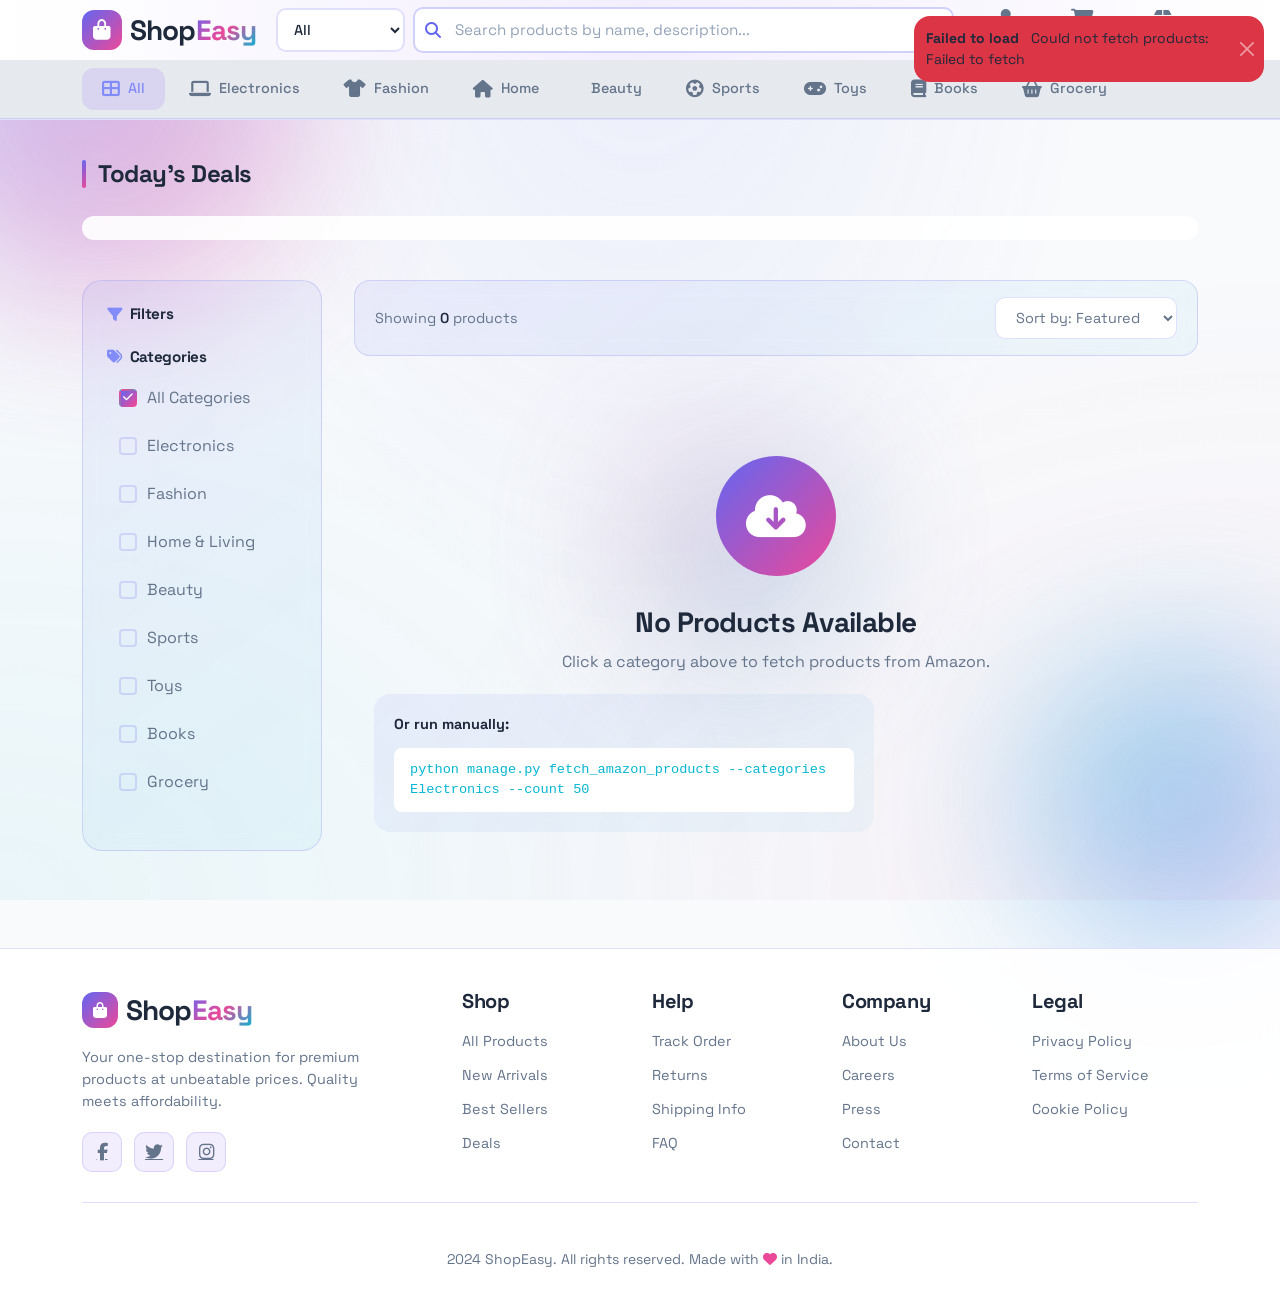
<file: shop/templates/index.html>
<!DOCTYPE html>
<html lang="en">

<head>
  <meta charset="UTF-8" />
  <meta name="viewport" content="width=device-width, initial-scale=1" />
  <title>ShopEasy</title>
  <!-- Google Fonts - Professional & Unique -->
  <link rel="preconnect" href="https://fonts.googleapis.com">
  <link rel="preconnect" href="https://fonts.gstatic.com" crossorigin>
  <link
    href="https://fonts.googleapis.com/css2?family=Space+Grotesk:wght@300;400;500;600;700&family=Inter:wght@300;400;500;600;700&display=swap"
    rel="stylesheet">
  <!-- Preconnect to CDNs for faster loading -->
  <link rel="preconnect" href="https://cdn.jsdelivr.net" crossorigin>
  <link rel="preconnect" href="https://cdnjs.cloudflare.com" crossorigin>

  <!-- Async CSS loading -->
  <link href="https://cdn.jsdelivr.net/npm/bootstrap@5.3.0/dist/css/bootstrap.min.css" rel="stylesheet"
    integrity="sha384-9ndCyUaIbzAi2FUVXJi0CjmCapSmO7SnpJef0486qhLnuZ2cdeRhO02iuK6FUUVM" crossorigin="anonymous" />
  <link rel="stylesheet" href="https://cdnjs.cloudflare.com/ajax/libs/font-awesome/6.4.0/css/all.min.css" media="print"
    onload="this.media='all'">
  <style>
    :root {
      /* Light Fresh Theme */
      --primary: #6366f1;
      --primary-light: #818cf8;
      --secondary: #ec4899;
      --accent: #06b6d4;
      --success: #22c55e;
      --warning: #f59e0b;
      --error: #ef4444;

      /* Light Background */
      --bg-primary: #f8fafc;
      --bg-secondary: #ffffff;
      --bg-card: rgba(255, 255, 255, 0.9);
      --bg-glass: rgba(255, 255, 255, 0.8);

      /* Text Colors */
      --text-primary: #1e293b;
      --text-secondary: #64748b;
      --text-muted: #94a3b8;

      /* Effects */
      --border: rgba(99, 102, 241, 0.2);
      --glow-primary: 0 0 40px rgba(99, 102, 241, 0.15);
      --glow-secondary: 0 0 40px rgba(236, 72, 153, 0.15);

      /* Gradients */
      --gradient-mesh: linear-gradient(135deg, #6366f1 0%, #ec4899 50%, #06b6d4 100%);
      --gradient-card: linear-gradient(145deg, rgba(99, 102, 241, 0.08) 0%, rgba(6, 182, 212, 0.05) 100%);
    }

    * {
      margin: 0;
      padding: 0;
      box-sizing: border-box;
    }

    /* Animated Mesh Gradient Background */
    body {
      min-height: 100vh;
      color: var(--text-primary);
      background: var(--bg-primary);
      font-family: 'Space Grotesk', 'Inter', -apple-system, BlinkMacSystemFont, sans-serif;
      overflow-x: hidden;
      position: relative;
    }

    /* Unique Typography */
    h1,
    h2,
    h3,
    h4,
    h5,
    h6 {
      font-family: 'Space Grotesk', sans-serif;
      font-weight: 600;
      letter-spacing: -0.02em;
    }

    .brand-accent,
    .logo {
      font-family: 'Space Grotesk', sans-serif;
      font-weight: 700;
      letter-spacing: -0.03em;
    }

    .price,
    .product-title {
      font-family: 'Space Grotesk', sans-serif;
      font-weight: 600;
    }

    /* Light theme soft background */
    body::before {
      content: '';
      position: fixed;
      inset: 0;
      z-index: -1;
      background:
        radial-gradient(ellipse at top, rgba(99, 102, 241, 0.08) 0%, transparent 50%),
        radial-gradient(ellipse at bottom right, rgba(236, 72, 153, 0.06) 0%, transparent 50%),
        radial-gradient(ellipse at bottom left, rgba(6, 182, 212, 0.06) 0%, transparent 50%);
      animation: meshMove 30s ease-in-out infinite;
      will-change: transform;
    }

    /* Reduced animation complexity for better performance */
    @keyframes meshMove {

      0%,
      100% {
        transform: scale(1);
      }

      50% {
        transform: scale(1.05);
      }
    }

    /* Floating Orbs */
    .orb {
      position: fixed;
      border-radius: 50%;
      filter: blur(80px);
      opacity: 0.4;
      z-index: -1;
      animation: orbFloat 15s ease-in-out infinite;
    }

    .orb-1 {
      width: 400px;
      height: 400px;
      background: linear-gradient(135deg, var(--primary), var(--secondary));
      top: -100px;
      left: -100px;
      animation-delay: 0s;
    }

    .orb-2 {
      width: 300px;
      height: 300px;
      background: linear-gradient(135deg, var(--accent), var(--primary));
      bottom: -50px;
      right: -50px;
      animation-delay: -5s;
    }

    .orb-3 {
      width: 200px;
      height: 200px;
      background: linear-gradient(135deg, var(--secondary), var(--accent));
      top: 50%;
      left: 50%;
      animation-delay: -10s;
    }

    @keyframes orbFloat {

      0%,
      100% {
        transform: translate(0, 0) rotate(0deg);
      }

      25% {
        transform: translate(50px, -50px) rotate(90deg);
      }

      50% {
        transform: translate(0, 50px) rotate(180deg);
      }

      75% {
        transform: translate(-50px, -25px) rotate(270deg);
      }
    }

    /* Amazon-Style Header */
    .main-header {
      background: var(--bg-secondary);
      border-bottom: 1px solid var(--border);
      position: sticky;
      top: 0;
      z-index: 1000;
    }

    .header-top {
      padding: 1px 0;
      background: linear-gradient(90deg, var(--bg-secondary) 0%, rgba(139, 92, 246, 0.1) 50%, var(--bg-secondary) 100%);
    }

    .logo {
      font-weight: 800;
      font-size: 1.75rem;
      color: var(--text-primary);
      text-decoration: none;
      display: flex;
      align-items: center;
      gap: 8px;
    }

    .logo-icon {
      width: 40px;
      height: 40px;
      background: var(--gradient-mesh);
      background-size: 200% 200%;
      border-radius: 12px;
      display: flex;
      align-items: center;
      justify-content: center;
      color: white;
      font-size: 1.25rem;
      animation: gradientShift 3s ease infinite;
    }

    .brand-accent {
      background: var(--gradient-mesh);
      -webkit-background-clip: text;
      -webkit-text-fill-color: transparent;
      background-clip: text;
    }

    /* Search Bar - Amazon Style */
    .search-container {
      position: relative;
      flex: 1;
      max-width: 700px;
      margin: 0 20px;
    }

    .search-box {
      display: flex;
      background: var(--bg-card);
      border: 2px solid var(--border);
      border-radius: 12px;
      overflow: hidden;
      transition: all 0.3s ease;
    }

    .search-box:focus-within {
      border-color: var(--primary-light);
      box-shadow: 0 0 0 4px rgba(139, 92, 246, 0.2);
    }

    .search-category {
      background: rgba(139, 92, 246, 0.15);
      border: none;
      border-right: 1px solid var(--border);
      color: var(--text-secondary);
      padding: 12px 16px;
      font-weight: 500;
      cursor: pointer;
      transition: all 0.3s ease;
    }

    .search-category:hover {
      background: rgba(139, 92, 246, 0.25);
      color: var(--text-primary);
    }

    .search-input {
      flex: 1;
      background: transparent;
      border: none;
      padding: 12px 16px;
      color: var(--text-primary);
      font-size: 1rem;
    }

    .search-input:focus {
      outline: none;
    }

    .search-input::placeholder {
      color: var(--text-muted);
    }

    .search-btn {
      background: var(--gradient-mesh);
      border: none;
      padding: 0 24px;
      color: white;
      font-size: 1.1rem;
      cursor: pointer;
      transition: all 0.3s ease;
    }

    .search-btn:hover {
      filter: brightness(1.2);
    }

    /* Header Actions */
    .header-actions {
      display: flex;
      align-items: center;
      gap: 16px;
    }

    .header-action {
      display: flex;
      flex-direction: column;
      align-items: center;
      gap: 4px;
      padding: 8px 16px;
      border-radius: 12px;
      cursor: pointer;
      transition: all 0.3s ease;
      text-decoration: none;
      color: var(--text-secondary);
    }

    .header-action:hover {
      background: rgba(139, 92, 246, 0.1);
      color: var(--text-primary);
    }

    .header-action i {
      font-size: 1.25rem;
    }

    .header-action span {
      font-size: 0.75rem;
      font-weight: 600;
    }

    .cart-badge {
      position: absolute;
      top: -4px;
      right: 8px;
      background: var(--secondary);
      color: white;
      font-size: 0.7rem;
      font-weight: 700;
      padding: 2px 6px;
      border-radius: 10px;
      min-width: 18px;
      text-align: center;
      display: none;
      /* Hidden when empty */
      align-items: center;
      justify-content: center;
      transition: transform 0.3s ease;
    }

    .cart-badge.bump {
      animation: badgeBump 0.3s ease;
    }

    @keyframes badgeBump {
      0% {
        transform: scale(1);
      }

      50% {
        transform: scale(1.3);
      }

      100% {
        transform: scale(1);
      }
    }

    .cart-action {
      position: relative;
    }

    /* Category Navigation Bar */
    .category-nav {
      background: rgb(214 218 227 / 60%);
      backdrop-filter: blur(10px);
      border-bottom: 1px solid var(--border);
      padding: 0;
      overflow-x: auto;
      scrollbar-width: none;
    }

    .category-nav::-webkit-scrollbar {
      display: none;
    }

    .category-list {
      display: flex;
      gap: 4px;
      padding: 8px 0;
      margin: 0;
      list-style: none;
      white-space: nowrap;
    }

    .category-item {
      flex-shrink: 0;
    }

    .category-link {
      display: flex;
      align-items: center;
      gap: 8px;
      padding: 10px 20px;
      border-radius: 12px;
      color: var(--text-secondary);
      text-decoration: none;
      font-weight: 500;
      font-size: 0.9rem;
      transition: all 0.3s ease;
      cursor: pointer;
      pointer-events: auto;
      user-select: none;
    }

    .category-link:hover,
    .category-link.active {
      background: rgba(139, 92, 246, 0.15);
      color: var(--primary-light);
    }

    .category-link i {
      font-size: 1.1rem;
    }

    /* Hero Banner */
    .hero-banner {
      position: relative;
      height: 320px;
      border-radius: 20px;
      overflow: hidden;
      margin: 20px 0;
      background: var(--gradient-card);
      border: 1px solid var(--border);
    }

    .hero-banner::before {
      content: '';
      position: absolute;
      inset: 0;
      background: var(--gradient-mesh);
      background-size: 200% 200%;
      opacity: 0.3;
      animation: gradientShift 3s ease infinite;
    }

    .hero-content {
      position: relative;
      z-index: 1;
      height: 100%;
      display: flex;
      flex-direction: column;
      justify-content: center;
      padding: 40px;
    }

    .hero-badge {
      display: inline-flex;
      align-items: center;
      gap: 6px;
      background: rgba(139, 92, 246, 0.2);
      border: 1px solid var(--border);
      padding: 6px 14px;
      border-radius: 50px;
      font-size: 0.8rem;
      color: var(--primary-light);
      margin-bottom: 16px;
      width: fit-content;
    }

    .hero-title {
      font-size: 2.5rem;
      font-weight: 800;
      color: var(--text-primary);
      margin-bottom: 12px;
      max-width: 500px;
    }

    .hero-title span {
      background: var(--gradient-mesh);
      background-size: 200% 200%;
      -webkit-background-clip: text;
      background-clip: text;
      -webkit-text-fill-color: transparent;
      animation: gradientShift 3s ease infinite;
    }

    .hero-desc {
      color: var(--text-secondary);
      font-size: 1.1rem;
      max-width: 450px;
      margin-bottom: 24px;
    }

    /* Modern Carousel Styles */
    .deals-section {
      margin: 40px 0;
      position: relative;
    }

    .section-header {
      display: flex;
      justify-content: space-between;
      align-items: center;
      margin-bottom: 24px;
    }

    .carousel-controls {
      display: flex;
      gap: 12px;
    }

    .carousel-btn {
      width: 44px;
      height: 44px;
      border-radius: 50%;
      border: 2px solid var(--border);
      background: var(--bg-card);
      color: var(--text-primary);
      display: flex;
      align-items: center;
      justify-content: center;
      cursor: pointer;
      transition: all 0.3s ease;
      box-shadow: var(--shadow-sm);
    }

    .carousel-btn:hover {
      background: var(--gradient-mesh);
      color: white;
      border-color: transparent;
      transform: scale(1.1);
      box-shadow: 0 4px 20px rgba(99, 102, 241, 0.3);
    }

    .carousel-btn:active {
      transform: scale(0.95);
    }

    .deals-carousel-container {
      position: relative;
      overflow: hidden;
      border-radius: 16px;
      background: var(--bg-card);
      padding: 8px;
      box-shadow: var(--shadow-md);
    }

    .deals-carousel {
      display: flex;
      gap: 20px;
      transition: transform 0.5s cubic-bezier(0.4, 0, 0.2, 1);
      padding: 4px;
    }

    .deal-card {
      flex: 0 0 auto;
      width: 280px;
      background: white;
      border-radius: 12px;
      overflow: hidden;
      box-shadow: 0 2px 12px rgba(0, 0, 0, 0.08);
      transition: all 0.3s ease;
      cursor: pointer;
      position: relative;
    }

    .deal-card:hover {
      transform: translateY(-8px) scale(1.02);
      box-shadow: 0 12px 40px rgba(99, 102, 241, 0.2);
    }

    .deal-card::before {
      content: '';
      position: absolute;
      top: 0;
      left: 0;
      right: 0;
      height: 4px;
      background: var(--gradient-mesh);
      transform: scaleX(0);
      transition: transform 0.3s ease;
    }

    .deal-card:hover::before {
      transform: scaleX(1);
    }

    .deal-badge {
      position: absolute;
      top: 12px;
      right: 12px;
      background: linear-gradient(135deg, #ff6b6b, #ee5a24);
      color: white;
      padding: 6px 12px;
      border-radius: 20px;
      font-size: 0.75rem;
      font-weight: 700;
      z-index: 2;
      animation: pulse 2s infinite;
    }

    @keyframes pulse {

      0%,
      100% {
        transform: scale(1);
      }

      50% {
        transform: scale(1.05);
      }
    }

    .deal-img {
      width: 100%;
      height: 200px;
      object-fit: cover;
      transition: transform 0.3s ease;
    }

    .deal-card:hover .deal-img {
      transform: scale(1.1);
    }

    .deal-content {
      padding: 16px;
    }

    .deal-title {
      font-weight: 600;
      font-size: 0.95rem;
      margin-bottom: 8px;
      color: var(--text-primary);
      line-height: 1.4;
    }

    .deal-price {
      display: flex;
      align-items: center;
      gap: 8px;
      margin-bottom: 12px;
    }

    .deal-current-price {
      font-size: 1.25rem;
      font-weight: 700;
      color: var(--accent);
    }

    .deal-original-price {
      font-size: 0.9rem;
      color: var(--text-muted);
      text-decoration: line-through;
    }

    .deal-discount {
      background: linear-gradient(135deg, #22c55e, #16a34a);
      color: white;
      padding: 4px 8px;
      border-radius: 6px;
      font-size: 0.75rem;
      font-weight: 600;
    }

    .deal-timer {
      display: flex;
      align-items: center;
      gap: 6px;
      color: var(--text-secondary);
      font-size: 0.8rem;
    }

    .deal-timer i {
      color: #ff6b6b;
    }

    .carousel-indicators {
      display: flex;
      justify-content: center;
      gap: 8px;
      margin-top: 20px;
    }

    .indicator {
      width: 8px;
      height: 8px;
      border-radius: 50%;
      background: var(--border);
      cursor: pointer;
      transition: all 0.3s ease;
    }

    .indicator.active {
      width: 24px;
      border-radius: 4px;
      background: var(--gradient-mesh);
    }

    /* Responsive adjustments */
    @media (max-width: 768px) {
      .deal-card {
        width: 240px;
      }

      .carousel-btn {
        width: 36px;
        height: 36px;
      }
    }

    .section-header {
      display: flex;
      justify-content: space-between;
      align-items: center;
      margin-bottom: 20px;
    }

    .section-title {
      font-size: 1.5rem;
      font-weight: 700;
      color: var(--text-primary);
      display: flex;
      align-items: center;
      gap: 12px;
    }

    .section-title::before {
      content: '';
      width: 4px;
      height: 28px;
      background: var(--gradient-mesh);
      background-size: 200% 200%;
      border-radius: 2px;
      animation: gradientShift 3s ease infinite;
    }

    .view-all {
      color: var(--primary-light);
      text-decoration: none;
      font-weight: 600;
      display: flex;
      align-items: center;
      gap: 6px;
      transition: all 0.3s ease;
    }

    .view-all:hover {
      color: var(--secondary);
      gap: 10px;
    }

    .deals-scroll {
      display: flex;
      gap: 16px;
      overflow-x: auto;
      padding: 10px 0 20px;
      scrollbar-width: thin;
      scrollbar-color: var(--primary) var(--bg-secondary);
    }

    .deals-scroll::-webkit-scrollbar {
      height: 6px;
    }

    .deals-scroll::-webkit-scrollbar-track {
      background: var(--bg-secondary);
      border-radius: 3px;
    }

    .deals-scroll::-webkit-scrollbar-thumb {
      background: var(--primary);
      border-radius: 3px;
    }

    .deal-card {
      flex-shrink: 0;
      width: 200px;
      background: var(--gradient-card);
      backdrop-filter: blur(10px);
      border: 1px solid var(--border);
      border-radius: 16px;
      padding: 16px;
      transition: all 0.3s ease;
      cursor: pointer;
    }

    .deal-card:hover {
      transform: translateY(-5px);
      border-color: var(--primary-light);
      box-shadow: var(--glow-primary);
    }

    .deal-image {
      width: 100%;
      height: 120px;
      object-fit: cover;
      border-radius: 12px;
      margin-bottom: 12px;
    }

    .deal-badge {
      display: inline-block;
      background: var(--gradient-mesh);
      background-size: 200% 200%;
      color: white;
      padding: 4px 10px;
      border-radius: 6px;
      font-size: 0.75rem;
      font-weight: 700;
      margin-bottom: 8px;
      animation: gradientShift 3s ease infinite;
    }

    .deal-title {
      font-size: 0.9rem;
      font-weight: 600;
      color: var(--text-primary);
      margin-bottom: 8px;
      overflow: hidden;
      text-overflow: ellipsis;
      white-space: nowrap;
    }

    .deal-price {
      font-size: 1.1rem;
      font-weight: 700;
      color: var(--text-primary);
    }

    .deal-original {
      font-size: 0.8rem;
      color: var(--text-muted);
      text-decoration: line-through;
      margin-left: 8px;
    }

    /* Main Layout - Sidebar + Grid */
    .main-layout {
      display: grid;
      grid-template-columns: 240px 1fr;
      gap: 32px;
      margin: 40px 0;
    }

    @media (max-width: 992px) {
      .main-layout {
        grid-template-columns: 1fr;
      }
    }

    /* Sidebar Filters */
    .sidebar {
      background: var(--gradient-card);
      backdrop-filter: blur(10px);
      border: 1px solid var(--border);
      border-radius: 20px;
      padding: 24px;
      height: fit-content;
      position: sticky;
      top: 140px;
    }

    .filter-section {
      margin-bottom: 24px;
    }

    .filter-title {
      font-size: 0.95rem;
      font-weight: 700;
      color: var(--text-primary);
      margin-bottom: 12px;
      display: flex;
      align-items: center;
      gap: 8px;
    }

    .filter-title i {
      color: var(--primary-light);
    }

    .filter-list {
      list-style: none;
      padding: 0;
      margin: 0;
    }

    .filter-item {
      margin-bottom: 8px;
    }

    .filter-checkbox {
      display: flex;
      align-items: center;
      gap: 10px;
      cursor: pointer;
      padding: 8px 12px;
      border-radius: 10px;
      transition: all 0.3s ease;
      color: var(--text-secondary);
    }

    .filter-checkbox:hover {
      background: rgba(139, 92, 246, 0.1);
      color: var(--text-primary);
    }

    .filter-checkbox input {
      display: none;
    }

    .check-box {
      width: 18px;
      height: 18px;
      border: 2px solid var(--border);
      border-radius: 4px;
      display: flex;
      align-items: center;
      justify-content: center;
      transition: all 0.3s ease;
    }

    .filter-checkbox input:checked+.check-box {
      background: var(--gradient-mesh);
      background-size: 200% 200%;
      border-color: transparent;
      animation: gradientShift 3s ease infinite;
    }

    .check-box::after {
      content: '\f00c';
      font-family: 'Font Awesome 6 Free';
      font-weight: 900;
      color: white;
      font-size: 0.7rem;
      opacity: 0;
      transition: opacity 0.3s ease;
    }

    .filter-checkbox input:checked+.check-box::after {
      opacity: 1;
    }

    .price-range {
      width: 100%;
      height: 6px;
      border-radius: 3px;
      background: var(--bg-secondary);
      outline: none;
      -webkit-appearance: none;
      appearance: none;
    }

    .price-range::-webkit-slider-thumb {
      -webkit-appearance: none;
      width: 18px;
      height: 18px;
      border-radius: 50%;
      background: var(--gradient-mesh);
      background-size: 200% 200%;
      cursor: pointer;
      animation: gradientShift 3s ease infinite;
    }

    /* Product Grid */
    .products-header {
      display: flex;
      justify-content: space-between;
      align-items: center;
      margin-bottom: 20px;
      padding: 16px 20px;
      background: var(--gradient-card);
      backdrop-filter: blur(10px);
      border: 1px solid var(--border);
      border-radius: 16px;
    }

    .results-count {
      color: var(--text-secondary);
      font-size: 0.9rem;
    }

    .results-count span {
      color: var(--text-primary);
      font-weight: 600;
    }

    .sort-dropdown {
      background: var(--bg-secondary);
      border: 1px solid var(--border);
      border-radius: 10px;
      padding: 10px 16px;
      color: var(--text-secondary);
      font-size: 0.9rem;
      cursor: pointer;
      transition: all 0.3s ease;
    }

    .sort-dropdown:hover {
      border-color: var(--primary-light);
      color: var(--text-primary);
    }

    /* Hero Section */
    .hero {
      position: relative;
      padding: 80px 0 40px;
    }

    .hero h1 {
      font-weight: 900;
      letter-spacing: -0.03em;
      line-height: 1.05;
      background: var(--gradient-mesh);
      -webkit-background-clip: text;
      -webkit-text-fill-color: transparent;
      background-clip: text;
      font-size: 3.5rem;
      margin-bottom: 1.5rem;
    }

    .hero p {
      color: var(--text-secondary);
      font-size: 1.25rem;
      line-height: 1.7;
      max-width: 600px;
    }

    /* Bravo Buttons */
    .btn-bravo {
      background: var(--gradient-mesh);
      background-size: 200% 200%;
      border: none;
      color: white;
      font-weight: 700;
      padding: 14px 32px;
      border-radius: 16px;
      transition: all 0.4s cubic-bezier(0.4, 0, 0.2, 1);
      animation: gradientShift 3s ease infinite;
      box-shadow: 0 4px 20px rgba(139, 92, 246, 0.4);
    }

    .btn-bravo:hover {
      transform: translateY(-3px) scale(1.02);
      box-shadow: 0 10px 40px rgba(139, 92, 246, 0.6);
      color: white;
    }

    @keyframes gradientShift {

      0%,
      100% {
        background-position: 0% 50%;
      }

      50% {
        background-position: 100% 50%;
      }
    }

    /* Category Chips */
    .chip {
      border-radius: 12px;
      border: 1px solid var(--border);
      padding: 10px 20px;
      background: rgba(15, 23, 42, 0.6);
      color: var(--text-secondary);
      font-weight: 500;
      transition: all 0.3s ease;
      cursor: pointer;
    }

    .chip:hover {
      border-color: var(--primary-light);
      background: rgba(139, 92, 246, 0.1);
      color: var(--text-primary);
    }

    .chip.active {
      border-color: var(--primary);
      background: var(--gradient-mesh);
      background-size: 200% 200%;
      color: white;
      box-shadow: 0 4px 15px rgba(139, 92, 246, 0.4);
      animation: gradientShift 3s ease infinite;
    }

    /* Search Input */
    .form-control {
      background: rgba(15, 23, 42, 0.6);
      border: 2px solid var(--border);
      border-radius: 16px;
      color: var(--text-primary);
      padding: 14px 20px;
      font-size: 1rem;
      transition: all 0.3s ease;
    }

    .form-control:focus {
      outline: none;
      border-color: var(--primary-light);
      box-shadow: 0 0 0 4px rgba(139, 92, 246, 0.1), 0 0 20px rgba(139, 92, 246, 0.2);
      background: rgba(15, 23, 42, 0.8);
      color: var(--text-primary);
    }

    .form-control::placeholder {
      color: var(--text-muted);
    }

    /* Product Cards - Bravo Glass - Fixed Size */
    .product-card {
      background: var(--gradient-card);
      backdrop-filter: blur(20px) saturate(180%);
      border: 1px solid var(--border);
      border-radius: 20px;
      box-shadow: var(--shadow), var(--glow-primary);
      transition: all 0.3s cubic-bezier(0.4, 0, 0.2, 1);
      overflow: hidden;
      position: relative;
      height: 300px;
      /* Fixed height */
      display: flex;
      flex-direction: column;
    }

    .product-card::before {
      content: '';
      position: absolute;
      top: 0;
      left: 0;
      right: 0;
      height: 1px;
      background: linear-gradient(90deg, transparent, var(--primary-light), transparent);
      opacity: 0.5;
      z-index: 1;
    }

    .product-card:hover {
      transform: translateY(-6px);
      box-shadow: var(--shadow), 0 0 40px rgba(139, 92, 246, 0.4);
      border-color: var(--primary-light);
    }

    .product-img-container {
      position: relative;
      height: 150px;
      overflow: hidden;
      flex-shrink: 0;
      background: linear-gradient(145deg, rgba(15, 23, 42, 0.3) 0%, rgba(30, 41, 59, 0.2) 100%);
      display: flex;
      align-items: center;
      justify-content: center;
      padding: 8px;
    }

    .product-img {
      max-height: 100%;
      max-width: 100%;
      height: auto;
      width: auto;
      object-fit: contain;
      transition: transform 0.3s ease;
    }

    .product-card:hover .product-img {
      transform: scale(1.05);
    }

    .price {
      font-weight: 700;
      background: var(--gradient-mesh);
      -webkit-background-clip: text;
      -webkit-text-fill-color: transparent;
      background-clip: text;
      font-size: 1.1rem;
    }

    .badge-float {
      position: absolute;
      top: 12px;
      left: 12px;
      background: var(--gradient-mesh);
      background-size: 200% 200%;
      animation: gradientShift 3s ease infinite;
      border: none;
      padding: 6px 12px;
      border-radius: 10px;
      font-weight: 600;
      font-size: 0.7rem;
      z-index: 10;
      box-shadow: 0 4px 12px rgba(0, 0, 0, 0.3);
    }

    /* Product Card Body */
    .product-card-body {
      padding: 12px;
      display: flex;
      flex-direction: column;
      justify-content: space-between;
      gap: 8px;
      min-height: 0;
    }

    .product-meta {
      display: flex;
      justify-content: space-between;
      align-items: center;
    }

    .product-id {
      color: var(--text-muted);
      font-size: 0.7rem;
    }

    .product-category-badge {
      background: var(--gradient-mesh);
      background-size: 200% 200%;
      animation: gradientShift 3s ease infinite;
      border: none;
      padding: 4px 10px;
      border-radius: 6px;
      font-size: 0.65rem;
      font-weight: 500;
      max-width: 100px;
      overflow: hidden;
      text-overflow: ellipsis;
      white-space: nowrap;
    }

    .product-name {
      font-weight: 600;
      color: var(--text-primary);
      font-size: 0.85rem;
      line-height: 1.3;
      margin: 0;
      min-height: 2.2rem;
      display: -webkit-box;
      -webkit-line-clamp: 2;
      line-clamp: 2;
      -webkit-box-orient: vertical;
      box-orient: vertical;
      overflow: hidden;
    }

    .product-footer {
      display: flex;
      justify-content: space-between;
      align-items: center;
      gap: 6px;
      margin-top: auto;
      padding-top: 4px;
    }

    .product-price {
      flex-shrink: 0;
    }

    /* Add to Cart Button */
    .add-to-cart-btn {
      background: var(--gradient-mesh) !important;
      background-size: 200% 200% !important;
      border: none !important;
      border-radius: 8px !important;
      padding: 6px 12px !important;
      font-weight: 600 !important;
      font-size: 0.75rem !important;
      transition: all 0.3s ease !important;
      animation: gradientShift 3s ease infinite !important;
      white-space: nowrap;
      max-width: 100%;
      overflow: hidden;
      text-overflow: ellipsis;
    }

    .add-to-cart-btn:hover {
      transform: scale(1.05);
      box-shadow: 0 8px 25px rgba(139, 92, 246, 0.5);
    }

    /* Ensure add to cart button is always clickable */
    .product-footer .add-to-cart-btn {
      position: relative;
      z-index: 100 !important;
      pointer-events: auto !important;
    }

    /* Cart & Orders Buttons */
    #cartBtn,
    #ordersBtn {
      background: rgba(15, 23, 42, 0.6) !important;
      border: 1px solid var(--border) !important;
      color: var(--text-primary) !important;
      font-weight: 600;
      transition: all 0.3s ease;
    }

    #cartBtn:hover,
    #ordersBtn:hover {
      background: var(--gradient-mesh) !important;
      background-size: 200% 200% !important;
      border-color: transparent !important;
      animation: gradientShift 3s ease infinite;
      box-shadow: 0 4px 20px rgba(139, 92, 246, 0.4);
    }

    /* Skeletons - Dark Theme */
    .skeleton {
      background: linear-gradient(90deg, rgba(139, 92, 246, 0.1) 25%, rgba(139, 92, 246, 0.2) 37%, rgba(139, 92, 246, 0.1) 63%);
      background-size: 400% 100%;
      animation: shine 1.2s infinite;
    }

    @keyframes shine {
      0% {
        background-position: 100% 0;
      }

      100% {
        background-position: -100% 0;
      }
    }

    .skeleton-card {
      height: 350px;
      border-radius: 24px;
      border: 1px solid var(--border);
      background: var(--bg-card);
      box-shadow: var(--shadow);
      overflow: hidden;
    }

    .skeleton-img {
      height: 240px;
    }

    .skeleton-line {
      height: 14px;
      margin: 12px 20px;
      border-radius: 8px;
    }

    /* Cart Modal - Dark Bravo */
    #cartModal .modal-content {
      background: linear-gradient(145deg, rgba(15, 23, 42, 0.98) 0%, rgba(30, 41, 59, 0.98) 100%);
      backdrop-filter: blur(20px) saturate(180%);
      border: 1px solid var(--border);
      border-radius: 24px;
      box-shadow: var(--shadow), var(--glow-primary);
      color: var(--text-primary);
    }

    #cartModal .modal-header {
      border-bottom: 1px solid var(--border);
    }

    #cartModal .modal-title {
      font-weight: 800;
      background: var(--gradient-mesh);
      -webkit-background-clip: text;
      -webkit-text-fill-color: transparent;
      background-clip: text;
    }

    #cartModal .table {
      color: var(--text-secondary);
    }

    #cartModal .table thead th {
      background: rgba(139, 92, 246, 0.1);
      border-color: var(--border);
      color: var(--text-primary);
    }

    #cartModal .table tbody tr:hover {
      background: rgba(139, 92, 246, 0.05);
    }

    #cartModal .btn-success {
      background: var(--gradient-mesh) !important;
      background-size: 200% 200% !important;
      border: none !important;
      border-radius: 16px !important;
      padding: 12px 32px !important;
      font-weight: 700 !important;
      animation: gradientShift 3s ease infinite !important;
    }

    /* Toast Notifications - Dark */
    .toast {
      background: var(--bg-card);
      backdrop-filter: blur(20px);
      border: 1px solid var(--border);
      border-radius: 16px;
      box-shadow: var(--shadow);
    }

    .toast-body {
      color: var(--text-primary);
    }

    /* Section Divider */
    .section-divider {
      height: 1px;
      background: linear-gradient(90deg, transparent, var(--primary-light), transparent);
      margin: 60px 0;
      opacity: 0.5;
    }

    /* Stats Section */
    .stats-container {
      display: flex;
      gap: 40px;
      flex-wrap: wrap;
      justify-content: center;
      margin-top: 40px;
    }

    .stat-item {
      text-align: center;
      padding: 20px 30px;
      background: var(--bg-card);
      backdrop-filter: blur(10px);
      border: 1px solid var(--border);
      border-radius: 20px;
      transition: all 0.3s ease;
    }

    .stat-item:hover {
      transform: translateY(-5px);
      border-color: var(--primary-light);
      box-shadow: var(--glow-primary);
    }

    .stat-number {
      font-size: 2.5rem;
      font-weight: 800;
      background: var(--gradient-mesh);
      -webkit-background-clip: text;
      -webkit-text-fill-color: transparent;
      background-clip: text;
      line-height: 1;
    }

    .stat-label {
      color: var(--text-secondary);
      font-size: 0.9rem;
      margin-top: 8px;
    }

    /* Features Grid */
    .features-grid {
      display: grid;
      grid-template-columns: repeat(auto-fit, minmax(280px, 1fr));
      gap: 24px;
      margin: 40px 0;
    }

    .feature-card {
      background: var(--gradient-card);
      backdrop-filter: blur(20px);
      border: 1px solid var(--border);
      border-radius: 24px;
      padding: 30px;
      transition: all 0.4s cubic-bezier(0.4, 0, 0.2, 1);
      position: relative;
      overflow: hidden;
    }

    .feature-card::before {
      content: '';
      position: absolute;
      top: 0;
      left: 0;
      right: 0;
      height: 3px;
      background: var(--gradient-mesh);
      background-size: 200% 200%;
      animation: gradientShift 3s ease infinite;
      transform: scaleX(0);
      transition: transform 0.4s ease;
    }

    .feature-card:hover::before {
      transform: scaleX(1);
    }

    .feature-card:hover {
      transform: translateY(-8px);
      border-color: var(--primary-light);
      box-shadow: var(--glow-primary);
    }

    .feature-icon {
      width: 60px;
      height: 60px;
      background: var(--gradient-mesh);
      background-size: 200% 200%;
      border-radius: 16px;
      display: flex;
      align-items: center;
      justify-content: center;
      font-size: 1.5rem;
      color: white;
      margin-bottom: 20px;
      animation: gradientShift 3s ease infinite;
    }

    .feature-title {
      font-weight: 700;
      font-size: 1.25rem;
      margin-bottom: 10px;
      color: var(--text-primary);
    }

    .feature-desc {
      color: var(--text-secondary);
      line-height: 1.6;
    }

    /* Scroll Reveal Animation */
    .reveal {
      opacity: 0;
      transform: translateY(30px);
      transition: all 0.6s cubic-bezier(0.4, 0, 0.2, 1);
    }

    .reveal.active {
      opacity: 1;
      transform: translateY(0);
    }

    /* Stagger children */
    .reveal-stagger>* {
      opacity: 0;
      transform: translateY(20px);
      transition: all 0.5s cubic-bezier(0.4, 0, 0.2, 1);
    }

    .reveal-stagger.active>*:nth-child(1) {
      transition-delay: 0.1s;
      opacity: 1;
      transform: translateY(0);
    }

    .reveal-stagger.active>*:nth-child(2) {
      transition-delay: 0.2s;
      opacity: 1;
      transform: translateY(0);
    }

    .reveal-stagger.active>*:nth-child(3) {
      transition-delay: 0.3s;
      opacity: 1;
      transform: translateY(0);
    }

    .reveal-stagger.active>*:nth-child(4) {
      transition-delay: 0.4s;
      opacity: 1;
      transform: translateY(0);
    }

    /* Better Empty State */
    .empty-state {
      text-align: center;
      padding: 80px 20px;
    }

    .empty-state-icon {
      width: 120px;
      height: 120px;
      background: var(--gradient-mesh);
      background-size: 200% 200%;
      border-radius: 50%;
      display: flex;
      align-items: center;
      justify-content: center;
      margin: 0 auto 30px;
      font-size: 3rem;
      color: white;
      animation: gradientShift 3s ease infinite, float 3s ease-in-out infinite;
    }

    @keyframes float {

      0%,
      100% {
        transform: translateY(0);
      }

      50% {
        transform: translateY(-10px);
      }
    }

    .empty-state h3 {
      font-weight: 700;
      margin-bottom: 10px;
      color: var(--text-primary);
    }

    .empty-state p {
      color: var(--text-secondary);
    }

    /* Loading Animation */
    .loading-container {
      display: flex;
      flex-direction: column;
      align-items: center;
      gap: 20px;
      padding: 60px 20px;
    }

    .loading-spinner {
      width: 60px;
      height: 60px;
      border: 4px solid rgba(139, 92, 246, 0.1);
      border-top-color: var(--primary);
      border-right-color: var(--secondary);
      border-radius: 50%;
      animation: spin 1s linear infinite;
    }

    @keyframes spin {
      to {
        transform: rotate(360deg);
      }
    }

    .loading-text {
      color: var(--text-secondary);
      font-size: 1.1rem;
      animation: pulse 1.5s ease-in-out infinite;
    }

    @keyframes pulse {

      0%,
      100% {
        opacity: 0.5;
      }

      50% {
        opacity: 1;
      }
    }

    /* Product Badge Animation */
    .badge-float {
      animation: badgePulse 2s ease-in-out infinite;
    }

    @keyframes badgePulse {

      0%,
      100% {
        transform: scale(1);
      }

      50% {
        transform: scale(1.05);
      }
    }

    /* Quick View Button */
    .quick-view-btn {
      position: absolute;
      top: 50%;
      left: 50%;
      transform: translate(-50%, -50%) scale(0);
      background: var(--gradient-mesh);
      background-size: 200% 200%;
      border: none;
      padding: 12px 12px;
      border-radius: 8px;
      color: white;
      font-weight: 600;
      font-size: 0.75rem;
      opacity: 0;
      transition: all 0.3s ease;
      cursor: pointer;
      animation: gradientShift 3s ease infinite;
      z-index: 10;
      white-space: nowrap;
    }

    .product-card:hover .quick-view-btn {
      transform: translate(-50%, -50%) scale(1);
      opacity: 1;
    }

    .product-img-container {
      position: relative;
      overflow: hidden;
    }

    .product-img-container::after {
      content: '';
      position: absolute;
      inset: 0;
      background: linear-gradient(to top, rgba(0, 0, 0, 0.4), transparent);
      opacity: 0;
      transition: opacity 0.3s ease;
    }

    .product-card:hover .product-img-container::after {
      opacity: 1;
    }

    /* Category Icons */
    .category-icon {
      width: 48px;
      height: 48px;
      background: var(--gradient-mesh);
      background-size: 200% 200%;
      border-radius: 12px;
      display: flex;
      align-items: center;
      justify-content: center;
      color: white;
      font-size: 1.25rem;
      margin-bottom: 12px;
      animation: gradientShift 3s ease infinite;
    }

    /* Pagination Styles */
    .pagination-container {
      display: flex;
      justify-content: center;
      align-items: center;
      padding: 20px 0;
    }

    .pagination {
      display: flex;
      gap: 8px;
      align-items: center;
      margin: 0;
      padding: 0;
      list-style: none;
    }

    .pagination li {
      margin: 0;
    }

    .pagination .page-link {
      display: flex;
      align-items: center;
      justify-content: center;
      width: 40px;
      height: 40px;
      border: 2px solid var(--border);
      background: var(--bg-card);
      color: var(--text-primary);
      border-radius: 10px;
      font-weight: 600;
      font-size: 0.9rem;
      transition: all 0.3s ease;
      cursor: pointer;
      text-decoration: none;
    }

    .pagination .page-link:hover {
      background: var(--primary-light);
      border-color: var(--primary-light);
      color: white;
      transform: translateY(-2px);
      box-shadow: 0 4px 12px rgba(139, 92, 246, 0.3);
    }

    .pagination .page-item.active .page-link {
      background: var(--gradient-mesh);
      border-color: var(--primary-light);
      color: white;
      box-shadow: 0 4px 15px rgba(139, 92, 246, 0.4);
    }

    .pagination .page-item.disabled .page-link {
      opacity: 0.5;
      cursor: not-allowed;
      pointer-events: none;
    }

    .pagination .page-prev,
    .pagination .page-next {
      width: 45px;
      height: 45px;
    }

    .pagination-info {
      margin: 0 20px;
      color: var(--text-secondary);
      font-size: 0.9rem;
      font-weight: 500;
    }

    .newsletter-section::before {
      content: '';
      position: absolute;
      top: 0;
      left: 0;
      right: 0;
      height: 3px;
      background: var(--gradient-mesh);
      background-size: 200% 200%;
      animation: gradientShift 3s ease infinite;
    }

    .newsletter-title {
      font-size: 2rem;
      font-weight: 800;
      margin-bottom: 15px;
      background: var(--gradient-mesh);
      -webkit-background-clip: text;
      -webkit-text-fill-color: transparent;
      background-clip: text;
    }

    .newsletter-form {
      display: flex;
      gap: 12px;
      max-width: 500px;
      margin: 30px auto 0;
    }

    .newsletter-input {
      flex: 1;
      background: rgba(15, 23, 42, 0.8);
      border: 2px solid var(--border);
      border-radius: 16px;
      padding: 14px 20px;
      color: var(--text-primary);
      font-size: 1rem;
      transition: all 0.3s ease;
    }

    .newsletter-input:focus {
      outline: none;
      border-color: var(--primary-light);
      box-shadow: 0 0 20px rgba(139, 92, 246, 0.2);
    }

    .newsletter-input::placeholder {
      color: var(--text-muted);
    }

    /* Footer */
    footer {
      color: var(--text-primary);
      border-top: 1px solid var(--border) !important;
      background: var(--bg-card);
      backdrop-filter: blur(10px);
    }

    .footer-link {
      color: var(--text-secondary);
      text-decoration: none;
      transition: color 0.3s ease;
      font-weight: 500;
    }

    .footer-link:hover {
      color: var(--primary);
    }

    .social-link:hover {
      background: var(--gradient-mesh) !important;
      color: white !important;
      transform: translateY(-2px);
    }

    .social-links {
      display: flex;
      gap: 16px;
    }

    .social-link {
      width: 44px;
      height: 44px;
      background: rgba(139, 92, 246, 0.1);
      border: 1px solid var(--border);
      border-radius: 12px;
      display: flex;
      align-items: center;
      justify-content: center;
      color: var(--text-secondary);
      font-size: 1.1rem;
      transition: all 0.3s ease;
    }

    .social-link:hover {
      background: var(--gradient-mesh);
      background-size: 200% 200%;
      border-color: transparent;
      color: white;
      transform: translateY(-3px);
      animation: gradientShift 3s ease infinite;
    }

    /* Responsive */
    @media (max-width: 768px) {
      .hero h1 {
        font-size: 2.5rem;
      }

      .product-card:hover {
        transform: translateY(-4px) scale(1.01);
      }

      .stats-container {
        gap: 20px;
      }

      .stat-item {
        padding: 15px 20px;
      }

      .stat-number {
        font-size: 2rem;
      }

      .features-grid {
        grid-template-columns: 1fr;
      }

      .newsletter-form {
        flex-direction: column;
      }
    }

    /* Accessibility */
    @media (prefers-reduced-motion: reduce) {

      *,
      *::before,
      *::after {
        animation-duration: 0.01ms !important;
        animation-iteration-count: 1 !important;
        transition-duration: 0.01ms !important;
      }
    }

    /* Scroll to Top Button */
    .scroll-to-top {
      position: fixed;
      bottom: 30px;
      right: 30px;
      width: 50px;
      height: 50px;
      background: var(--gradient-mesh);
      border: none;
      border-radius: 50%;
      cursor: pointer;
      display: flex;
      align-items: center;
      justify-content: center;
      box-shadow: 0 4px 15px rgba(99, 102, 241, 0.3);
      z-index: 1000;
      opacity: 0;
      visibility: hidden;
      transition: all 0.3s ease;
      transform: translateY(100px);
    }

    .scroll-to-top:hover {
      transform: translateY(0) scale(1.1);
      box-shadow: 0 6px 20px rgba(99, 102, 241, 0.4);
    }

    .scroll-to-top.visible {
      opacity: 1;
      visibility: visible;
      transform: translateY(0);
    }

    .scroll-to-top i {
      color: white;
      font-size: 18px;
      font-weight: 600;
    }
  </style>
</head>

<body>
  <!-- Floating Orbs Background -->
  <div class="orb orb-1"></div>
  <div class="orb orb-2"></div>
  <div class="orb orb-3"></div>

  <!-- Main Header (Amazon Style) -->
  <header class="main-header">
    <div class="header-top">
      <div class="container">
        <div class="d-flex align-items-center">
          <!-- Logo -->
          <a href="/" class="logo">
            <div class="logo-icon">
              <i class="fas fa-shopping-bag"></i>
            </div>
            <span>Shop<span class="brand-accent">Easy</span></span>
          </a>

          <!-- Search Bar -->
          <div class="search-container d-none d-md-block">
            <div style="display: flex; align-items: center; gap: 0.5rem;">
              <select id="searchCategory" class="search-category"
                style="padding: 0.6rem 0.75rem; border-radius: 10px; border: 2px solid var(--border); background: white; color: var(--text-primary); font-size: 0.9rem; cursor: pointer;">
                <option value="All">All</option>
                <option value="Electronics">Electronics</option>
                <option value="Fashion">Fashion</option>
                <option value="Home">Home</option>
              </select>
              <div style="position: relative; flex: 1; min-width: 250px;">
                <input type="text" id="searchInput" placeholder="Search products by name, description..."
                  class="form-control"
                  style="padding: 0.6rem 2.5rem 0.6rem 2.5rem; border-radius: 10px; border: 2px solid rgba(99, 102, 241, 0.3); background: white; font-size: 0.95rem; width: 100%; transition: all 0.3s ease;">
                <i class="fas fa-search"
                  style="position: absolute; left: 0.75rem; top: 50%; transform: translateY(-50%); color: var(--primary); font-size: 1rem;"></i>
                <button id="clearSearchBtn" onclick="clearSearch()"
                  style="position: absolute; right: 0.5rem; top: 50%; transform: translateY(-50%); background: none; border: none; color: var(--text-muted); cursor: pointer; padding: 0.25rem; display: none; font-size: 0.9rem;">
                  <i class="fas fa-times-circle"></i>
                </button>
              </div>
            </div>
          </div>

          <!-- Header Actions -->
          <div class="header-actions ms-auto">
            <a href="/auth/" class="header-action" id="authContainer">
              <i class="fas fa-user"></i>
              <span>Login</span>
            </a>
            <a href="#" class="header-action cart-action" data-bs-toggle="modal" data-bs-target="#cartModal">
              <i class="fas fa-shopping-cart"></i>
              <span class="cart-badge" id="cartCount">0</span>
              <span>Cart</span>
            </a>
            <a href="#" class="header-action" data-bs-toggle="modal" data-bs-target="#ordersModal">
              <i class="fas fa-box"></i>
              <span>Orders</span>
            </a>
          </div>
        </div>
      </div>
    </div>

    <!-- Category Navigation -->
    <nav class="category-nav">
      <div class="container">
        <ul class="category-list">
          <li class="category-item">
            <a href="javascript:void(0)" class="category-link active" data-cat="All"
              onclick="handleCategoryClick('All', this)">
              <i class="fas fa-th-large"></i> All
            </a>
          </li>
          <li class="category-item">
            <a href="javascript:void(0)" class="category-link" data-cat="Electronics"
              onclick="handleCategoryClick('Electronics', this)">
              <i class="fas fa-laptop"></i> Electronics
            </a>
          </li>
          <li class="category-item">
            <a href="javascript:void(0)" class="category-link" data-cat="Fashion"
              onclick="handleCategoryClick('Fashion', this)">
              <i class="fas fa-tshirt"></i> Fashion
            </a>
          </li>
          <li class="category-item">
            <a href="javascript:void(0)" class="category-link" data-cat="Home"
              onclick="handleCategoryClick('Home', this)">
              <i class="fas fa-home"></i> Home
            </a>
          </li>
          <li class="category-item">
            <a href="javascript:void(0)" class="category-link" data-cat="Beauty"
              onclick="handleCategoryClick('Beauty', this)">
              <i class="fas fa-sparkles"></i> Beauty
            </a>
          </li>
          <li class="category-item">
            <a href="javascript:void(0)" class="category-link" data-cat="Sports"
              onclick="handleCategoryClick('Sports', this)">
              <i class="fas fa-futbol"></i> Sports
            </a>
          </li>
          <li class="category-item">
            <a href="javascript:void(0)" class="category-link" data-cat="Toys"
              onclick="handleCategoryClick('Toys', this)">
              <i class="fas fa-gamepad"></i> Toys
            </a>
          </li>
          <li class="category-item">
            <a href="javascript:void(0)" class="category-link" data-cat="Books"
              onclick="handleCategoryClick('Books', this)">
              <i class="fas fa-book"></i> Books
            </a>
          </li>
          <li class="category-item">
            <a href="javascript:void(0)" class="category-link" data-cat="Grocery"
              onclick="handleCategoryClick('Grocery', this)">
              <i class="fas fa-shopping-basket"></i> Grocery
            </a>
          </li>
        </ul>
      </div>
    </nav>
  </header>

  <!-- Main Content -->
  <main class="container">
    <!-- Hero Banner -->
    <!-- <div class="hero-banner reveal">
      <div class="hero-content">
        <div class="hero-badge">
          <i class="fas fa-bolt"></i> Limited Time Offer
        </div>
        <h1 class="hero-title">Biggest Sale of the <span>Year!</span></h1>
        <p class="hero-desc">Up to 70% off on premium electronics, fashion, and home essentials. Don't miss out!</p>
        <a href="#products" class="btn btn-bravo">Shop Now</a>
      </div>
    </div> -->

    <!-- Today's Deals Carousel -->
    <section class="deals-section reveal">
      <div class="section-header">
        <h2 class="section-title">Today's Deals</h2>
      </div>
      <div class="deals-carousel-container">
        <div class="deals-carousel" id="dealsRow">
          <!-- Deals loaded dynamically -->
        </div>
      </div>
      <div class="carousel-indicators" id="dealsIndicators">
        <!-- Indicators loaded dynamically -->
      </div>
    </section>

    <!-- Main Layout: Sidebar + Product Grid -->
    <div class="main-layout">
      <!-- Sidebar Filters -->
      <aside class="sidebar reveal">
        <div class="filter-section">
          <h4 class="filter-title"><i class="fas fa-filter"></i> Filters</h4>
        </div>

        <div class="filter-section">
          <h4 class="filter-title"><i class="fas fa-tags"></i> Categories</h4>
          <ul class="filter-list">
            <li class="filter-item">
              <label class="filter-checkbox">
                <input type="checkbox" name="category" value="All" checked>
                <span class="check-box"></span>
                All Categories
              </label>
            </li>
            <li class="filter-item">
              <label class="filter-checkbox">
                <input type="checkbox" name="category" value="Electronics">
                <span class="check-box"></span>
                Electronics
              </label>
            </li>
            <li class="filter-item">
              <label class="filter-checkbox">
                <input type="checkbox" name="category" value="Fashion">
                <span class="check-box"></span>
                Fashion
              </label>
            </li>
            <li class="filter-item">
              <label class="filter-checkbox">
                <input type="checkbox" name="category" value="Home">
                <span class="check-box"></span>
                Home & Living
              </label>
            </li>
            <li class="filter-item">
              <label class="filter-checkbox">
                <input type="checkbox" name="category" value="Beauty">
                <span class="check-box"></span>
                Beauty
              </label>
            </li>
            <li class="filter-item">
              <label class="filter-checkbox">
                <input type="checkbox" name="category" value="Sports">
                <span class="check-box"></span>
                Sports
              </label>
            </li>
            <li class="filter-item">
              <label class="filter-checkbox">
                <input type="checkbox" name="category" value="Toys">
                <span class="check-box"></span>
                Toys
              </label>
            </li>
            <li class="filter-item">
              <label class="filter-checkbox">
                <input type="checkbox" name="category" value="Books">
                <span class="check-box"></span>
                Books
              </label>
            </li>
            <li class="filter-item">
              <label class="filter-checkbox">
                <input type="checkbox" name="category" value="Grocery">
                <span class="check-box"></span>
                Grocery
              </label>
            </li>
          </ul>
        </div>
      </aside>

      <!-- Product Grid -->
      <div class="products-section" id="products">
        <div class="products-header reveal">
          <div class="results-count">Showing <span id="resultsCount">0</span> products</div>
          <select class="sort-dropdown" id="sortDropdown" onchange="handleSortChange()">
            <option value="featured">Sort by: Featured</option>
            <option value="price-low">Price: Low to High</option>
            <option value="price-high">Price: High to Low</option>
            <option value="newest">Newest First</option>
            <option value="name-az">Name: A to Z</option>
            <option value="name-za">Name: Z to A</option>
          </select>
        </div>

        <!-- Loading States -->
        <div id="skeletons" class="row g-4"></div>
        <div id="loading" class="loading-container d-none">
          <div class="loading-spinner"></div>
          <div class="loading-text">Loading amazing products...</div>
        </div>

        <!-- Empty State -->
        <div id="emptyState" class="empty-state d-none">
          <div class="empty-state-icon">
            <i class="fas fa-cloud-download-alt"></i>
          </div>
          <h3 id="emptyStateTitle">No Products Available</h3>
          <p id="emptyStateDesc">Click a category above to fetch products from Amazon.</p>
          <button id="fetchCategoryBtn" class="btn btn-primary mt-3 d-none"
            style="background: var(--gradient-mesh); border: none; padding: 12px 24px; border-radius: 12px; font-weight: 600;">
            <i class="fas fa-download me-2"></i>Fetch <span id="fetchCategoryName">Category</span> Products
          </button>
          <div id="manualFetchInfo"
            style="background: var(--gradient-card); padding: 20px; border-radius: 16px; margin-top: 20px; text-align: left; max-width: 500px;">
            <p style="color: var(--text-secondary); margin-bottom: 12px; font-size: 0.9rem;"><strong
                style="color: var(--text-primary);">Or run manually:</strong></p>
            <code
              style="background: var(--bg-secondary); padding: 12px 16px; border-radius: 8px; display: block; color: var(--accent); font-family: monospace; font-size: 0.85rem;">
              python manage.py fetch_amazon_products --categories Electronics --count 50
            </code>
          </div>
        </div>

        <!-- Products Grid -->
        <div id="productsGrid" class="row g-4"></div>

        <!-- Pagination Controls -->
        <div id="paginationContainer" class="pagination-container mt-4" style="display: none;">
          <nav aria-label="Product pagination">
            <ul class="pagination justify-content-center" id="paginationList">
              <!-- Pagination buttons will be generated dynamically -->
            </ul>
          </nav>
        </div>
      </div>
    </div>
  </main>


  <!-- Footer -->
  <footer
    style="background: var(--bg-card); backdrop-filter: blur(10px); border-top: 1px solid var(--border); margin-top: 60px; padding: 40px 0 20px;">
    <div class="container">
      <div class="row g-4">
        <div class="col-lg-4">
          <a href="/" class="logo mb-3">
            <div class="logo-icon" style="width: 36px; height: 36px; font-size: 1rem;">
              <i class="fas fa-shopping-bag"></i>
            </div>
            <span>Shop<span class="brand-accent">Easy</span></span>
          </a>
          <p style="color: var(--text-secondary); font-size: 0.9rem; max-width: 300px;">
            Your one-stop destination for premium products at unbeatable prices. Quality meets affordability.
          </p>
          <div class="social-links" style="display: flex; gap: 12px; margin-top: 20px;">
            <a href="#" class="social-link"
              style="width: 40px; height: 40px; background: rgba(139, 92, 246, 0.1); border: 1px solid var(--border); border-radius: 10px; display: flex; align-items: center; justify-content: center; color: var(--text-secondary); transition: all 0.3s ease;">
              <i class="fab fa-facebook-f"></i>
            </a>
            <a href="#" class="social-link"
              style="width: 40px; height: 40px; background: rgba(139, 92, 246, 0.1); border: 1px solid var(--border); border-radius: 10px; display: flex; align-items: center; justify-content: center; color: var(--text-secondary); transition: all 0.3s ease;">
              <i class="fab fa-twitter"></i>
            </a>
            <a href="#" class="social-link"
              style="width: 40px; height: 40px; background: rgba(139, 92, 246, 0.1); border: 1px solid var(--border); border-radius: 10px; display: flex; align-items: center; justify-content: center; color: var(--text-secondary); transition: all 0.3s ease;">
              <i class="fab fa-instagram"></i>
            </a>
          </div>
        </div>
        <div class="col-lg-2 col-md-4">
          <h5 style="color: var(--text-primary); font-weight: 700; margin-bottom: 16px;">Shop</h5>
          <ul style="list-style: none; padding: 0; margin: 0;">
            <li style="margin-bottom: 10px;"><a href="#"
                style="color: var(--text-secondary); text-decoration: none; font-size: 0.9rem; transition: color 0.3s ease;">All
                Products</a></li>
            <li style="margin-bottom: 10px;"><a href="#"
                style="color: var(--text-secondary); text-decoration: none; font-size: 0.9rem; transition: color 0.3s ease;">New
                Arrivals</a></li>
            <li style="margin-bottom: 10px;"><a href="#"
                style="color: var(--text-secondary); text-decoration: none; font-size: 0.9rem; transition: color 0.3s ease;">Best
                Sellers</a></li>
            <li style="margin-bottom: 10px;"><a href="#"
                style="color: var(--text-secondary); text-decoration: none; font-size: 0.9rem; transition: color 0.3s ease;">Deals</a>
            </li>
          </ul>
        </div>
        <div class="col-lg-2 col-md-4">
          <h5 style="color: var(--text-primary); font-weight: 700; margin-bottom: 16px;">Help</h5>
          <ul style="list-style: none; padding: 0; margin: 0;">
            <li style="margin-bottom: 10px;"><a href="#"
                style="color: var(--text-secondary); text-decoration: none; font-size: 0.9rem; transition: color 0.3s ease;">Track
                Order</a></li>
            <li style="margin-bottom: 10px;"><a href="#"
                style="color: var(--text-secondary); text-decoration: none; font-size: 0.9rem; transition: color 0.3s ease;">Returns</a>
            </li>
            <li style="margin-bottom: 10px;"><a href="#"
                style="color: var(--text-secondary); text-decoration: none; font-size: 0.9rem; transition: color 0.3s ease;">Shipping
                Info</a></li>
            <li style="margin-bottom: 10px;"><a href="#"
                style="color: var(--text-secondary); text-decoration: none; font-size: 0.9rem; transition: color 0.3s ease;">FAQ</a>
            </li>
          </ul>
        </div>
        <div class="col-lg-2 col-md-4">
          <h5 style="color: var(--text-primary); font-weight: 700; margin-bottom: 16px;">Company</h5>
          <ul style="list-style: none; padding: 0; margin: 0;">
            <li style="margin-bottom: 10px;"><a href="#"
                style="color: var(--text-secondary); text-decoration: none; font-size: 0.9rem; transition: color 0.3s ease;">About
                Us</a></li>
            <li style="margin-bottom: 10px;"><a href="#"
                style="color: var(--text-secondary); text-decoration: none; font-size: 0.9rem; transition: color 0.3s ease;">Careers</a>
            </li>
            <li style="margin-bottom: 10px;"><a href="#"
                style="color: var(--text-secondary); text-decoration: none; font-size: 0.9rem; transition: color 0.3s ease;">Press</a>
            </li>
            <li style="margin-bottom: 10px;"><a href="#"
                style="color: var(--text-secondary); text-decoration: none; font-size: 0.9rem; transition: color 0.3s ease;">Contact</a>
            </li>
          </ul>
        </div>
        <div class="col-lg-2 col-md-4">
          <h5 style="color: var(--text-primary); font-weight: 700; margin-bottom: 16px;">Legal</h5>
          <ul style="list-style: none; padding: 0; margin: 0;">
            <li style="margin-bottom: 10px;"><a href="#"
                style="color: var(--text-secondary); text-decoration: none; font-size: 0.9rem; transition: color 0.3s ease;">Privacy
                Policy</a></li>
            <li style="margin-bottom: 10px;"><a href="#"
                style="color: var(--text-secondary); text-decoration: none; font-size: 0.9rem; transition: color 0.3s ease;">Terms
                of Service</a></li>
            <li style="margin-bottom: 10px;"><a href="#"
                style="color: var(--text-secondary); text-decoration: none; font-size: 0.9rem; transition: color 0.3s ease;">Cookie
                Policy</a></li>
          </ul>
        </div>
      </div>
      <div style="border-top: 1px solid var(--border); margin-top: 30px; padding-top: 20px; text-align: center;">
        <div class="text-center mt-4" style="color: var(--text-secondary);">
          <small> 2024 ShopEasy. All rights reserved. Made with <i class="fas fa-heart"
              style="color: var(--secondary);"></i> in India.</small>
        </div>
      </div>
    </div>
  </footer>


  <!-- Toasts -->
  <div id="toastContainer" class="toast-container position-fixed top-0 end-0 p-3" style="z-index: 1100;"></div>

  <!-- Async JavaScript loading for better performance -->
  <script src="https://cdn.jsdelivr.net/npm/bootstrap@5.3.0/dist/js/bootstrap.bundle.min.js"
    integrity="sha384-geWF76RCwLtnZ8qwWowPQNguL3RmwHVBC9FhGdlKrxdiJJigb/j/68SIy3Te4Bkz" crossorigin="anonymous"
    defer></script>
  <script>
    const apiBaseUrl = 'http://127.0.0.1:8000/api';
    let products = [];
    let cart = JSON.parse(localStorage.getItem('cart') || '[]');
    let searchQuery = '';
    let activeCategory = 'All';
    let isAuthenticated = false;
    let pendingCartProduct = null;

    // Pagination settings for performance
    const PRODUCTS_PER_PAGE = 12;
    let currentPage = 1;
    let totalPages = 1;
    let displayedProducts = [];
    let isLoadingMore = false;

    function updateCartCount() {
      const count = cart.reduce((total, item) => total + item.quantity, 0);
      console.log('[ShopEasy] Updating cart count:', count, 'Cart items:', cart);
      const el = document.getElementById('cartCount');
      if (!el) {
        console.error('[ShopEasy] Cart count element not found!');
        return;
      }
      el.innerText = count;
      el.style.display = count > 0 ? 'flex' : 'none';
      // Trigger bump animation
      el.classList.remove('bump');
      void el.offsetWidth;
      el.classList.add('bump');
    }

    function renderProducts() {
      console.log('[ShopEasy] Rendering products...');
      const productsGrid = document.getElementById('productsGrid');
      const loading = document.getElementById('loading');
      const skeletons = document.getElementById('skeletons');
      const emptyState = document.getElementById('emptyState');
      const resultsCount = document.getElementById('resultsCount');

      if (loading) loading.classList.add('d-none');
      if (skeletons) skeletons.classList.add('d-none');

      if (!products || products.length === 0) {
        console.log('[ShopEasy] No products to display, showing empty state');
        if (emptyState) {
          emptyState.classList.remove('d-none');
          document.getElementById('emptyStateTitle').textContent = 'No Products Available';
          document.getElementById('emptyStateDesc').textContent = 'Click a category above to fetch products from Amazon.';
          document.getElementById('fetchCategoryBtn').classList.add('d-none');
          document.getElementById('manualFetchInfo').classList.remove('d-none');
        }
        if (resultsCount) resultsCount.innerText = '0';
        return;
      }

      if (emptyState) emptyState.classList.add('d-none');

      let filtered = products;

      // Use activeCategory (set by category clicks) or fallback to dropdown
      let selectedCategory = activeCategory || 'All';

      // If user is using search dropdown, override with that value
      const categorySelect = document.getElementById('searchCategory');
      if (categorySelect && categorySelect.value !== 'All') {
        selectedCategory = categorySelect.value;
      }

      console.log('[ShopEasy] Filtering by category:', selectedCategory);

      if (searchQuery && searchQuery.trim()) {
        const query = searchQuery.toLowerCase().trim();
        filtered = filtered.filter(p =>
          p.name.toLowerCase().includes(query) ||
          (p.description && p.description.toLowerCase().includes(query)) ||
          (p.category && p.category.toLowerCase().includes(query))
        );
      }
      if (selectedCategory !== 'All') {
        filtered = filtered.filter(p => p.category === selectedCategory);
      }

      // Apply rating filter
      if (selectedRating !== null) {
        filtered = filtered.filter(p =>
          p.rating && parseFloat(p.rating) >= selectedRating
        );
        console.log('[ShopEasy] Applied rating filter >=', selectedRating, 'products:', filtered.length);
      }

      // Apply sorting
      filtered = sortProducts(filtered, currentSort);

      console.log('[ShopEasy] Final filtered products:', filtered.length);

      if (filtered.length === 0) {
        // If search query exists, try external search
        if (searchQuery && searchQuery.trim()) {
          console.log('[ShopEasy] No local results, trying external search for:', searchQuery);
          performExternalSearch(searchQuery.trim());
          return;
        }
        
        if (emptyState) {
          emptyState.classList.remove('d-none');
          const titleEl = document.getElementById('emptyStateTitle');
          const descEl = document.getElementById('emptyStateDesc');
          const fetchBtn = document.getElementById('fetchCategoryBtn');
          const fetchName = document.getElementById('fetchCategoryName');
          const manualInfo = document.getElementById('manualFetchInfo');
          if (titleEl) titleEl.textContent = 'No Products Available';
          if (descEl) descEl.textContent = 'Click a category above to fetch products from Amazon.';
          if (fetchBtn) fetchBtn.classList.add('d-none');
          if (manualInfo) manualInfo.classList.remove('d-none');
        } else if (selectedCategory !== 'All') {
          const titleEl = document.getElementById('emptyStateTitle');
          const descEl = document.getElementById('emptyStateDesc');
          const fetchBtn = document.getElementById('fetchCategoryBtn');
          const fetchName = document.getElementById('fetchCategoryName');
          const manualInfo = document.getElementById('manualFetchInfo');
          titleEl.textContent = `No ${selectedCategory} Products`;
          descEl.textContent = `Click below to fetch ${selectedCategory} products from Amazon.`;
          fetchBtn.classList.remove('d-none');
          fetchName.textContent = selectedCategory;
          manualInfo.classList.add('d-none');

          // Setup fetch button click handler
          fetchBtn.onclick = async () => {
            await fetchProductsForCategory(selectedCategory);
            renderProducts();
          };
        } else {
          const titleEl = document.getElementById('emptyStateTitle');
          const descEl = document.getElementById('emptyStateDesc');
          const fetchBtn = document.getElementById('fetchCategoryBtn');
          const manualInfo = document.getElementById('manualFetchInfo');
          titleEl.textContent = 'No Products Found';
          descEl.textContent = 'Try a different search term or category.';
          fetchBtn.classList.add('d-none');
          manualInfo.classList.add('d-none');
        }
        return;
      }

      // Pagination - show products for current page
      const startIndex = (currentPage - 1) * PRODUCTS_PER_PAGE;
      const endIndex = Math.min(filtered.length, currentPage * PRODUCTS_PER_PAGE);
      const productsToShow = filtered.slice(startIndex, endIndex);

      // Always clear grid for proper pagination
      productsGrid.innerHTML = '';

      productsToShow.forEach((product) => {
        const col = document.createElement('div');
        col.className = 'col-sm-6 col-md-4 col-lg-3';

        // Safe price formatting
        const price = parseFloat(product.price) || 0;
        const salePrice = product.salePrice ? parseFloat(product.salePrice) : null;
        const priceHtml = salePrice
          ? `<span class="text-muted text-decoration-line-through me-1" style="font-size: 0.85rem;">₹${price.toFixed(0)}</span><span class="price" style="font-size: 1rem; font-weight: 700; color: var(--accent);">₹${salePrice.toFixed(0)}</span>`
          : `<span class="price" style="font-size: 1rem; font-weight: 700; color: var(--accent);">₹${price.toFixed(0)}</span>`;

        // Determine badge and button based on product source
        const source = product.source || 'local';
        const isExternal = source === 'amazon' || source === 'flipkart';
        const badgeHtml = isExternal
          ? `<span class="badge badge-float" style="background: ${source === 'amazon' ? '#FF9900' : '#2874F0'}; text-transform: capitalize; z-index: 5;">${source}</span>`
          : `<span class="badge badge-float" style="z-index: 5;">${salePrice ? 'Sale' : 'New'}</span>`;

        // Safe string handling for display
        const safeName = (product.name || 'Unknown Product').replace(/'/g, "\\'").replace(/"/g, '&quot;');
        const safeCategory = (product.category || 'General').substring(0, 20);
        const displayPrice = salePrice || price;
        const safeImageUrl = (product.imageUrl || '').replace(/'/g, "\\'");
        const safeDescription = (product.description || 'Premium product').replace(/'/g, "\\'").replace(/"/g, '&quot;');

        // All products can be added to cart - external ones will open affiliate link on checkout
        const btnText = isExternal ? `Add (${source})` : 'Add';
        const btnStyle = isExternal ? 'background: linear-gradient(135deg, #FF9900, #2874F0) !important;' : '';
        const actionBtn = `<button class="btn btn-sm add-to-cart-btn" data-id="${product.id}" onclick="addToCart(${product.id});" style="font-size: 0.8rem; padding: 6px 12px; ${btnStyle}">
               <i class="fas fa-cart-plus me-1"></i>${btnText}
             </button>`;

        // Truncate name for display
        const displayName = safeName.length > 45 ? safeName.substring(0, 42) + '...' : safeName;

        col.innerHTML = `
          <div class="product-card">
            <div class="product-img-container">
              ${badgeHtml}
              <img src="${product.imageUrl || 'https://via.placeholder.com/300x300?text=No+Image'}" 
                   loading="lazy" 
                   class="w-100 product-img" 
                   alt="${safeName}"
                   onerror="this.src='https://via.placeholder.com/300x300?text=No+Image'">
              <button class="quick-view-btn" onclick="showQuickView('${safeName}', '${safeImageUrl}', '${safeDescription}', ${displayPrice}, ${product.id})">
                <i class="fas fa-eye me-2"></i>Quick View
              </button>
            </div>
            <div class="product-card-body">
              <div class="product-meta">
                <small class="product-id">#${String(product.id).padStart(3, '0')}</small>
                <span class="product-category-badge">${safeCategory}</span>
              </div>
              <h5 class="product-name" title="${safeName}">${displayName}</h5>
              <div class="product-footer">
                <div class="product-price">${priceHtml}</div>
                ${actionBtn}
              </div>
            </div>
          </div>`;
        productsGrid.appendChild(col);
      });

      // Update results count
      if (resultsCount) resultsCount.innerText = filtered.length;

      // Attach add-to-cart listeners using event delegation for better performance
      const cartButtons = productsGrid.querySelectorAll('button.add-to-cart-btn');
      console.log('[ShopEasy] Found', cartButtons.length, 'cart buttons to attach listeners');

      cartButtons.forEach((btn, index) => {
        const id = btn.getAttribute('data-id');
        console.log(`[ShopEasy] Attaching listener to button ${index}, product ID:`, id);

        // Add click listener directly (don't clone to keep it simple)
        btn.onclick = async (e) => {
          e.preventDefault();
          e.stopPropagation();
          const productId = parseInt(btn.getAttribute('data-id'));

          console.log('[ShopEasy] Button clicked for product:', productId);

          console.log('[ShopEasy] Button clicked! Product ID:', productId, 'Auth status:', isAuthenticated);

          if (!isNaN(productId)) {
            await addToCart(productId);
          } else {
            console.error('[ShopEasy] Invalid product ID:', productId);
            showToast('Error', 'Invalid product ID', 'danger');
          }
        };
      });

      console.log('[ShopEasy] Finished rendering, attached listeners to', cartButtons.length, 'buttons');

      // Render pagination controls
      renderPagination(filtered.length);
    }

    // Go to specific page
    function goToPage(page) {
      if (page < 1 || page > totalPages) return;
      currentPage = page;
      renderProducts();
      // Scroll to top of products
      document.getElementById('products').scrollIntoView({ behavior: 'smooth', block: 'start' });
    }

    // Render pagination controls
    function renderPagination(totalItems) {
      const paginationContainer = document.getElementById('paginationContainer');
      const paginationList = document.getElementById('paginationList');

      const itemsPerPage = PRODUCTS_PER_PAGE;
      totalPages = Math.ceil(totalItems / itemsPerPage);

      if (totalPages <= 1) {
        paginationContainer.style.display = 'none';
        return;
      }

      paginationContainer.style.display = 'block';
      paginationList.innerHTML = '';

      // Previous button
      const prevLi = document.createElement('li');
      prevLi.className = `page-item ${currentPage === 1 ? 'disabled' : ''}`;
      prevLi.innerHTML = `<a class="page-link page-prev" onclick="goToPage(${currentPage - 1})" ${currentPage === 1 ? 'tabindex="-1"' : ''}>
        <i class="fas fa-chevron-left"></i>
      </a>`;
      paginationList.appendChild(prevLi);

      // Page numbers
      let startPage = Math.max(1, currentPage - 2);
      let endPage = Math.min(totalPages, currentPage + 2);

      // Always show first page
      if (startPage > 1) {
        const firstLi = document.createElement('li');
        firstLi.className = `page-item ${currentPage === 1 ? 'active' : ''}`;
        firstLi.innerHTML = `<a class="page-link" onclick="goToPage(1)">1</a>`;
        paginationList.appendChild(firstLi);

        if (startPage > 2) {
          const dotsLi = document.createElement('li');
          dotsLi.className = 'page-item disabled';
          dotsLi.innerHTML = `<a class="page-link">...</a>`;
          paginationList.appendChild(dotsLi);
        }
      }

      // Show page range
      for (let i = startPage; i <= endPage; i++) {
        const pageLi = document.createElement('li');
        pageLi.className = `page-item ${i === currentPage ? 'active' : ''}`;
        pageLi.innerHTML = `<a class="page-link" onclick="goToPage(${i})">${i}</a>`;
        paginationList.appendChild(pageLi);
      }

      // Always show last page
      if (endPage < totalPages) {
        if (endPage < totalPages - 1) {
          const dotsLi = document.createElement('li');
          dotsLi.className = 'page-item disabled';
          dotsLi.innerHTML = `<a class="page-link">...</a>`;
          paginationList.appendChild(dotsLi);
        }

        const lastLi = document.createElement('li');
        lastLi.className = `page-item ${currentPage === totalPages ? 'active' : ''}`;
        lastLi.innerHTML = `<a class="page-link" onclick="goToPage(${totalPages})">${totalPages}</a>`;
        paginationList.appendChild(lastLi);
      }

      // Next button
      const nextLi = document.createElement('li');
      nextLi.className = `page-item ${currentPage === totalPages ? 'disabled' : ''}`;
      nextLi.innerHTML = `<a class="page-link page-next" onclick="goToPage(${currentPage + 1})" ${currentPage === totalPages ? 'tabindex="-1"' : ''}>
        <i class="fas fa-chevron-right"></i>
      </a>`;
      paginationList.appendChild(nextLi);

      // Add pagination info
      const infoLi = document.createElement('li');
      const startItem = (currentPage - 1) * itemsPerPage + 1;
      const endItem = Math.min(currentPage * itemsPerPage, totalItems);
      infoLi.innerHTML = `<span class="pagination-info">${startItem}-${endItem} of ${totalItems}</span>`;
      paginationList.appendChild(infoLi);
    }

    function renderSkeletons(count = 8) {
      const skeletons = document.getElementById('skeletons');
      skeletons.innerHTML = '';
      for (let i = 0; i < count; i++) {
        skeletons.insertAdjacentHTML('beforeend', `
          <div class="col-sm-6 col-md-4 col-lg-3 mb-3">
            <div class="skeleton-card" style="height: 420px;">
              <div class="skeleton skeleton-img w-100" style="height: 220px;"></div>
              <div style="padding: 16px; flex: 1; display: flex; flex-direction: column; gap: 12px;">
                <div class="skeleton skeleton-line" style="width: 60%"></div>
                <div class="skeleton skeleton-line" style="width: 40%"></div>
                <div class="skeleton skeleton-line mt-auto" style="width: 30%"></div>
              </div>
            </div>
          </div>`);
      }
    }

    async function addToCart(productId) {
      console.log('[ShopEasy] Adding to cart, productId:', productId, 'type:', typeof productId);

      // Validate productId
      if (!productId || isNaN(productId)) {
        console.error('[ShopEasy] Invalid productId:', productId);
        showToast('Error', 'Invalid product ID', 'danger');
        return;
      }

      // Double-check auth status (in case it changed)
      try {
        const res = await fetch(`${apiBaseUrl}/auth-check/`);
        const data = await res.json();
        isAuthenticated = data.authenticated;
        console.log('[ShopEasy] Rechecked auth status:', isAuthenticated);
      } catch (e) {
        console.error('[ShopEasy] Auth check failed:', e);
      }

      // Check if user is authenticated
      if (!isAuthenticated) {
        pendingCartProduct = productId;
        // Store pending product for after login
        sessionStorage.setItem('pendingCartProduct', productId);
        console.log('[ShopEasy] User not logged in, redirecting to login');

        // Store current page for return after login
        const returnUrl = encodeURIComponent(window.location.pathname + window.location.search);
        window.location.href = `/auth/?return=${returnUrl}`;
        return;
      }

      // Check if products array is loaded
      if (!products || products.length === 0) {
        console.error('[ShopEasy] Products not loaded yet');
        showToast('Error', 'Products not loaded. Please wait.', 'danger');
        return;
      }

      // Find the product
      const product = products.find(p => p.id === productId);
      console.log('[ShopEasy] Found product:', product);
      if (!product) {
        console.error('[ShopEasy] Product not found:', productId, 'in products:', products);
        showToast('Error', 'Product not found', 'danger');
        return;
      }

      // Add to cart (external products will have affiliate links stored)
      const found = cart.find(item => item.id === productId);
      const unitPrice = parseFloat(product.salePrice) || parseFloat(product.price) || 0;

      if (found) {
        found.quantity++;
        console.log('[ShopEasy] Increased quantity for:', product.name, 'New qty:', found.quantity);
      } else {
        const newItem = {
          id: product.id,
          name: product.name,
          price: unitPrice,
          quantity: 1,
          imageUrl: product.imageUrl,
          source: product.source || 'local',
          externalUrl: product.externalUrl || null
        };
        cart.push(newItem);
        console.log('[ShopEasy] Added new item to cart:', newItem);
      }

      // Save to localStorage
      localStorage.setItem('cart', JSON.stringify(cart));
      console.log('[ShopEasy] Saved cart to localStorage');

      // Update UI
      updateCartCount();
      showToast('Added to cart', `${product.name} has been added to your cart.`);
      console.log('[ShopEasy] Cart updated successfully. Total items:', cart.length);
    }

    function renderCart() {
      const cartItems = document.getElementById('cartItems');
      const cartEmpty = document.getElementById('cartEmpty');
      const cartTableContainer = document.getElementById('cartTableContainer');

      if (!cartItems) {
        console.error('[ShopEasy] Cart items element not found');
        return;
      }

      cartItems.innerHTML = '';
      let total = 0;

      // Show/hide empty state and table
      if (cart.length === 0) {
        if (cartEmpty) cartEmpty.style.display = 'block';
        if (cartTableContainer) cartTableContainer.style.display = 'none';
      } else {
        if (cartEmpty) cartEmpty.style.display = 'none';
        if (cartTableContainer) cartTableContainer.style.display = 'block';
      }

      cart.forEach(item => {
        total += item.price * item.quantity;
        const tr = document.createElement('tr');
        tr.innerHTML = `
          <td>${item.name}</td>
          <td>₹${item.price.toFixed(2)}</td>
          <td>
            <input type="number" min="1" class="form-control quantity-input" data-id="${item.id}" value="${item.quantity}" style="width: 70px;">
          </td>
          <td><button class="btn btn-danger btn-sm remove-btn" data-id="${item.id}"><i class="fas fa-trash"></i></button></td>
        `;
        cartItems.appendChild(tr);
      });

      const totalEl = document.getElementById('cartTotal');
      if (totalEl) totalEl.innerText = `₹${total.toFixed(2)}`;

      document.querySelectorAll('.quantity-input').forEach(input => {
        input.addEventListener('change', () => {
          const id = parseInt(input.getAttribute('data-id'));
          let qty = parseInt(input.value);
          if (qty < 1) qty = 1;
          changeQuantity(id, qty);
        });
      });

      document.querySelectorAll('.remove-btn').forEach(btn => {
        btn.addEventListener('click', () => {
          const id = parseInt(btn.getAttribute('data-id'));
          removeFromCart(id);
        });
      });

      console.log('[ShopEasy] Cart rendered with', cart.length, 'items');
    }

    function changeQuantity(id, qty) {
      const item = cart.find(i => i.id === id);
      if (item) {
        item.quantity = qty;
        localStorage.setItem('cart', JSON.stringify(cart));
        renderCart();
        updateCartCount();
      }
    }

    function removeFromCart(id) {
      cart = cart.filter(i => i.id !== id);
      localStorage.setItem('cart', JSON.stringify(cart));
      renderCart();
      updateCartCount();
    }

    async function checkout() {
      if (cart.length === 0) {
        showToast('Cart is empty', 'Please add some items before checking out.', 'warning');
        return;
      }

      // Separate local and external products
      const externalProducts = cart.filter(item => item.source === 'amazon' || item.source === 'flipkart');
      const localProducts = cart.filter(item => !item.source || item.source === 'local');

      // Open external product links in new tabs
      if (externalProducts.length > 0) {
        externalProducts.forEach(item => {
          if (item.externalUrl) {
            window.open(item.externalUrl, '_blank');
          }
        });
        showToast('External Links', `Opening ${externalProducts.length} external product(s) in new tabs`, 'info');
      }

      // Process local products through backend
      if (localProducts.length > 0) {
        const cartSnapshot = localProducts.map(({ id, name, price, quantity }) => ({ id, name, price, quantity }));
        const order = cartSnapshot.map(({ id, quantity }) => ({ productId: id, quantity }));
        try {
          const res = await fetch(`${apiBaseUrl}/checkout/`, {
            method: 'POST',
            headers: { 'Content-Type': 'application/json' },
            body: JSON.stringify({ cart: order }),
          });
          const data = await res.json();
          showToast('Success', data.message || 'Order placed successfully!');
          showOrderSummary(cartSnapshot);
        } catch (err) {
          showToast('Checkout failed', 'Please try again in a moment.', 'danger');
          return;
        }
      }

      // Clear cart and update UI
      cart = [];
      localStorage.setItem('cart', JSON.stringify(cart));
      updateCartCount();
      renderCart();
    }

    function showOrderSummary(items) {
      let total = 0;
      const rows = items.map(it => {
        total += it.price * it.quantity;
        return `<tr>
          <td>${it.name}</td>
          <td>₹${it.price.toFixed(2)}</td>
          <td>${it.quantity}</td>
          <td>₹${(it.price * it.quantity).toFixed(2)}</td>
        </tr>`;
      }).join('');

      const tbody = document.getElementById('orderItems');
      const totalEl = document.getElementById('orderTotal');
      tbody.innerHTML = rows || '<tr><td colspan="4" class="text-center text-muted">No items</td></tr>';
      totalEl.textContent = `₹${total.toFixed(2)}`;

      const modalEl = document.getElementById('orderModal');
      const modal = new bootstrap.Modal(modalEl);
      modal.show();
    }

    // Order history: save and render
    async function renderOrders() {
      const tbody = document.getElementById('ordersBody');
      const empty = document.getElementById('ordersEmpty');
      if (!tbody || !empty) return;

      let orders = [];
      try {
        const res = await fetch(`${apiBaseUrl}/orders/`);
        if (res.ok) {
          orders = await res.json();
        } else {
          orders = JSON.parse(localStorage.getItem('orders') || '[]');
        }
      } catch (e) {
        orders = JSON.parse(localStorage.getItem('orders') || '[]');
      }

      tbody.innerHTML = '';
      if (orders.length === 0) {
        empty.classList.remove('d-none');
        return;
      }
      empty.classList.add('d-none');
      orders.forEach((ord) => {
        const date = new Date(ord.timestamp);
        const itemsPreview = ord.items.slice(0, 3).map(i => `${i.name} x${i.quantity}`).join(', ');
        const more = ord.items.length > 3 ? ` +${ord.items.length - 3} more` : '';
        const tr = document.createElement('tr');
        tr.innerHTML = `
          <td class="fw-semibold">${ord.id}</td>
          <td>${date.toLocaleString()}</td>
          <td>${ord.count}</td>
          <td>₹${ord.total.toFixed(2)}</td>
          <td class="text-truncate" style="max-width: 280px;" title="${ord.items.map(i => `${i.name} x${i.quantity}`).join(', ')}">${itemsPreview}${more}</td>
        `;
        tbody.appendChild(tr);
      });
    }

    // Render order history when Orders modal opens
    document.addEventListener('DOMContentLoaded', () => {
      const ordersModalEl = document.getElementById('ordersModal');
      if (ordersModalEl) {
        ordersModalEl.addEventListener('show.bs.modal', renderOrders);
      }
    });

    // Authentication Logic
    async function checkAuthStatus() {
      try {
        const res = await fetch(`${apiBaseUrl}/auth-check/`);
        const data = await res.json();
        isAuthenticated = data.authenticated;
        const username = data.authenticated ? data.user.username : null;
        updateAuthUI(data.authenticated, username);

        console.log('[ShopEasy] Auth status:', isAuthenticated ? 'Logged in' : 'Not logged in');

        // If user just logged in and has pending cart item in sessionStorage, add it
        const pendingProductFromStorage = sessionStorage.getItem('pendingCartProduct');
        if (isAuthenticated && pendingProductFromStorage && products.length > 0) {
          console.log('[ShopEasy] Adding pending cart product after login:', pendingProductFromStorage);
          const productId = parseInt(pendingProductFromStorage);
          sessionStorage.removeItem('pendingCartProduct'); // Clear it
          setTimeout(async () => {
            await addToCart(productId);
            showToast('Welcome back!', 'Your item has been added to cart', 'success');
          }, 500);
        }
      } catch (e) {
        console.error('Auth check failed', e);
        isAuthenticated = false;
      }
    }

    function updateAuthUI(isAuthenticated, username) {
      const container = document.getElementById('authContainer');
      if (isAuthenticated) {
        container.innerHTML = `
          <div class="dropdown">
            <a href="#" class="header-action dropdown-toggle" data-bs-toggle="dropdown">
              <i class="fas fa-user-check"></i>
              <span>Hi, ${username}</span>
            </a>
            <ul class="dropdown-menu dropdown-menu-dark" style="background: var(--bg-card); border: 1px solid var(--border);">
              <li><a class="dropdown-item" href="/profile/" style="color: var(--text-primary);"><i class="fas fa-user me-2"></i>My Profile</a></li>
              <li><a class="dropdown-item" href="#" id="logoutBtn" style="color: var(--text-primary);"><i class="fas fa-sign-out-alt me-2"></i>Logout</a></li>
            </ul>
          </div>
        `;
        document.getElementById('logoutBtn').addEventListener('click', logout);
      } else {
        container.innerHTML = `
          <a href="/auth/" class="header-action">
            <i class="fas fa-user"></i>
            <span>Login</span>
          </a>
        `;
      }
    }

    async function handleAuthForm(e, type) {
      e.preventDefault();
      const formData = new FormData(e.target);
      const data = Object.fromEntries(formData.entries());
      try {
        const res = await fetch(`${apiBaseUrl}/${type}/`, {
          method: 'POST',
          headers: { 'Content-Type': 'application/json' },
          body: JSON.stringify(data),
        });
        const result = await res.json();
        if (res.ok) {
          showToast('Success', result.message);
          bootstrap.Modal.getInstance(document.getElementById('authModal')).hide();
          checkAuthStatus(); // This will trigger adding pending cart item
        } else {
          showToast('Error', result.error, 'danger');
        }
      } catch (err) {
        showToast('Error', 'Authentication failed', 'danger');
      }
    }

    async function logout() {
      try {
        await fetch(`${apiBaseUrl}/logout/`);
        showToast('Logged out', 'See you soon!');
        checkAuthStatus();
      } catch (e) {
        showToast('Error', 'Logout failed', 'danger');
      }
    }

    // Clear search and show all products
    function clearSearch() {
      searchQuery = '';
      const searchInput = document.getElementById('searchInput');
      const clearSearchBtn = document.getElementById('clearSearchBtn');
      if (searchInput) searchInput.value = '';
      if (clearSearchBtn) clearSearchBtn.style.display = 'none';
      renderProducts();
      showToast('Search cleared', 'Showing all products', 'info');
    }

    // Search Amazon for a specific product
    async function searchAmazonForProduct(query) {
      const loading = document.getElementById('loading');
      if (loading) loading.classList.remove('d-none');

      showToast('Searching Amazon', `Looking for "${query}"...`, 'info');

      try {
        // Call backend API to search Amazon
        const response = await fetch(`${apiBaseUrl}/search-amazon/?query=${encodeURIComponent(query)}`);
        const data = await response.json();

        if (data.products && data.products.length > 0) {
          // Add Amazon products to the products array
          const amazonProducts = data.products.map(p => ({
            ...p,
            source: 'amazon',
            externalUrl: p.url || `https://www.amazon.in/s?k=${encodeURIComponent(query)}`
          }));

          products = [...products, ...amazonProducts];

          // Save to localStorage for caching
          localStorage.setItem('products', JSON.stringify(products));
          localStorage.setItem('productsTimestamp', Date.now().toString());

          showToast('Products Found', `Found ${amazonProducts.length} products from Amazon!`, 'success');
          renderProducts();
        } else {
          showToast('No Results', `No products found on Amazon for "${query}"`, 'warning');
        }
      } catch (error) {
        console.error('[ShopEasy] Amazon search error:', error);
        showToast('Search Failed', 'Could not fetch from Amazon. Please try again.', 'danger');

        // Fallback: Open Amazon search in new tab
        window.open(`https://www.amazon.in/s?k=${encodeURIComponent(query)}`, '_blank');
      } finally {
        if (loading) loading.classList.add('d-none');
      }
    }

    // Fetch products for a category from Amazon
    async function fetchProductsForCategory(category) {
      const loading = document.getElementById('loading');
      if (loading) loading.classList.remove('d-none');

      showToast('Fetching Products', `Looking for ${category} products on Amazon...`, 'info');

      try {
        // Get CSRF token
        const csrfToken = document.querySelector('[name=csrfmiddlewaretoken]')?.value || '';

        // Call backend API to fetch category products (POST request)
        const response = await fetch(`${apiBaseUrl}/fetch-category/`, {
          method: 'POST',
          headers: {
            'Content-Type': 'application/json',
            'X-CSRFToken': csrfToken
          },
          body: JSON.stringify({ category: category, count: 12 })
        });

        const data = await response.json();

        if (data.success && data.products && data.products.length > 0) {
          // Add Amazon products to the products array
          const amazonProducts = data.products.map(p => ({
            ...p,
            category: category,
            source: 'amazon',
            externalUrl: p.url || `https://www.amazon.in/s?k=${encodeURIComponent(category)}`
          }));

          products = [...products, ...amazonProducts];

          // Save to localStorage for caching
          localStorage.setItem('products', JSON.stringify(products));
          localStorage.setItem('productsTimestamp', Date.now().toString());

          showToast('Products Found', `Found ${amazonProducts.length} ${category} products from Amazon!`, 'success');
          renderProducts();
        } else {
          showToast('No Results', `No ${category} products found on Amazon.`, 'warning');
        }
      } catch (error) {
        console.error('[ShopEasy] Category fetch error:', error);
        showToast('Fetch Failed', 'Could not fetch from Amazon. Opening Amazon instead...', 'warning');

        // Fallback: Open Amazon search in new tab
        window.open(`https://www.amazon.in/s?k=${encodeURIComponent(category)}`, '_blank');
      } finally {
        if (loading) loading.classList.add('d-none');
      }
    }

    // Modern Carousel Variables
    let currentDealSlide = 0;
    let dealsPerSlide = 4;
    let totalDealSlides = 0;
    let carouselInterval = null;

    // Load Today's Deals with Modern Carousel
    function loadDeals() {
      const dealsRow = document.getElementById('dealsRow');
      const dealsIndicators = document.getElementById('dealsIndicators');
      if (!dealsRow || !products || products.length === 0) return;

      // Filter products by selected category
      let categoryProducts = products;
      if (activeCategory && activeCategory !== 'All') {
        categoryProducts = products.filter(p =>
          p.category && p.category.toLowerCase() === activeCategory.toLowerCase()
        );
      }

      // If no products in selected category, use all products
      if (categoryProducts.length === 0) {
        categoryProducts = products;
      }

      // Apply search filter if there's a search query
      if (searchQuery && searchQuery.trim()) {
        const query = searchQuery.toLowerCase().trim();
        categoryProducts = categoryProducts.filter(p =>
          p.name.toLowerCase().includes(query) ||
          (p.description && p.description.toLowerCase().includes(query)) ||
          (p.category && p.category.toLowerCase().includes(query))
        );
        console.log('[ShopEasy] Carousel search filter applied, found:', categoryProducts.length, 'products');
      }

      // Get random products from filtered category
      const shuffled = [...categoryProducts].sort(() => 0.5 - Math.random());
      let deals = shuffled.filter(p => p.salePrice).slice(0, 4);
      if (deals.length < 8) {
        const remainingNonSale = shuffled.filter(p => !p.salePrice && !deals.includes(p));
        deals = deals.concat(remainingNonSale.slice(0, 8 - deals.length));
      }
      deals = deals.slice(0, 8); // Ensure max 8 deals

      dealsRow.innerHTML = '';
      dealsIndicators.innerHTML = '';

      // Calculate slides based on screen size
      if (window.innerWidth <= 768) {
        dealsPerSlide = 2;
      } else if (window.innerWidth <= 1024) {
        dealsPerSlide = 3;
      } else {
        dealsPerSlide = 4;
      }

      totalDealSlides = Math.ceil(deals.length / dealsPerSlide);

      deals.forEach((product, index) => {
        const price = parseFloat(product.price) || 0;
        const salePrice = product.salePrice ? parseFloat(product.salePrice) : price;
        const discount = Math.floor(((price - salePrice) / price) * 100) || Math.floor(Math.random() * 30) + 10;

        const safeName = (product.name || 'Product').substring(0, 30);
        const isExternal = product.source === 'amazon' || product.source === 'flipkart';

        const dealCard = document.createElement('div');
        dealCard.className = 'deal-card';
        dealCard.innerHTML = `
          <div class="deal-badge">${discount}% OFF</div>
          ${isExternal ? `<div class="deal-source" style="position: absolute; top: 12px; left: 12px; background: ${product.source === 'amazon' ? '#FF9900' : '#2874F0'}; color: white; padding: 4px 8px; border-radius: 6px; font-size: 0.7rem; text-transform: uppercase; font-weight: 600;">${product.source}</div>` : ''}
          <img src="${product.imageUrl || 'https://via.placeholder.com/280x200?text=No+Image'}" 
               alt="${safeName}" 
               class="deal-img"
               onerror="this.src='https://via.placeholder.com/280x200?text=No+Image'">
          <div class="deal-content">
            <div class="deal-title">${safeName}</div>
            <div class="deal-price">
              <span class="deal-current-price">Rs.${salePrice.toFixed(0)}</span>
              <span class="deal-original-price">Rs.${price.toFixed(0)}</span>
              <span class="deal-discount">${discount}%</span>
            </div>
            <div class="deal-timer">
              <i class="fas fa-clock"></i>
              <span>Limited time</span>
            </div>
          </div>
        `;

        dealCard.addEventListener('click', () => {
          // Always show Quick View modal (same behavior as main product grid)
          showQuickView(product.name, product.imageUrl, product.description || 'Premium product', salePrice, product.id);
        });

        dealsRow.appendChild(dealCard);
      });

      // Create indicators
      for (let i = 0; i < totalDealSlides; i++) {
        const indicator = document.createElement('div');
        indicator.className = 'indicator' + (i === 0 ? ' active' : '');
        indicator.addEventListener('click', () => goToDealSlide(i));
        dealsIndicators.appendChild(indicator);
      }

      // Initialize carousel controls
      initCarouselControls();

      // Start auto-rotate after a delay
      setTimeout(startDealsAutoRotate, 3000);
    }

    // Carousel Controls - Auto-slide only
    function initCarouselControls() {
      // No manual controls - auto-slide only
      console.log('[ShopEasy] Carousel auto-slide initialized');
    }

    function goToDealSlide(slideIndex) {
      currentDealSlide = slideIndex;
      updateDealsCarousel();
    }

    function updateDealsCarousel() {
      const dealsRow = document.getElementById('dealsRow');
      const indicators = document.querySelectorAll('.indicator');

      if (dealsRow) {
        const offset = currentDealSlide * (100 / totalDealSlides);
        dealsRow.style.transform = `translateX(-${offset}%)`;
      }

      // Update indicators
      indicators.forEach((indicator, index) => {
        indicator.classList.toggle('active', index === currentDealSlide);
      });
    }

    // Auto-rotate carousel - continuous
    function startDealsAutoRotate() {
      // Clear any existing interval to prevent duplicates
      if (carouselInterval) {
        clearInterval(carouselInterval);
      }

      console.log('[ShopEasy] Starting auto-rotate carousel');
      carouselInterval = setInterval(() => {
        currentDealSlide = currentDealSlide < totalDealSlides - 1 ? currentDealSlide + 1 : 0;
        updateDealsCarousel();
      }, 4000); // Slide every 4 seconds
    }

    // Sorting functionality
    let currentSort = 'featured';
    let selectedRating = null; // Rating filter

    function handleSortChange() {
      const sortDropdown = document.getElementById('sortDropdown');
      currentSort = sortDropdown.value;
      console.log('[ShopEasy] Sort changed to:', currentSort);
      currentPage = 1; // Reset pagination on sort
      renderProducts();
    }

    function sortProducts(products, sortType) {
      const sorted = [...products];

      switch (sortType) {
        case 'price-low':
          return sorted.sort((a, b) => {
            const priceA = a.salePrice || a.price || 0;
            const priceB = b.salePrice || b.price || 0;
            return priceA - priceB;
          });

        case 'price-high':
          return sorted.sort((a, b) => {
            const priceA = a.salePrice || a.price || 0;
            const priceB = b.salePrice || b.price || 0;
            return priceB - priceA;
          });

        case 'name-az':
          return sorted.sort((a, b) => (a.name || '').localeCompare(b.name || ''));

        case 'name-za':
          return sorted.sort((a, b) => (b.name || '').localeCompare(a.name || ''));

        case 'newest':
          return sorted.sort((a, b) => (b.id || 0) - (a.id || 0));

        case 'featured':
        default:
          // Featured: prioritize sale items, then by ID
          return sorted.sort((a, b) => {
            const aHasSale = a.salePrice && a.salePrice < a.price;
            const bHasSale = b.salePrice && b.salePrice < b.price;
            if (aHasSale && !bHasSale) return -1;
            if (!aHasSale && bHasSale) return 1;
            return (b.id || 0) - (a.id || 0);
          });
      }
    }

    // Simple test function to verify clicks work
    function testCategoryClick(category) {
      console.log('[TEST] Category clicked:', category);
      alert('Category clicked: ' + category);
      return true;
    }

    // Category click handler - works for both nav links and sidebar checkboxes
    async function handleCategoryClick(category, linkElement) {
      console.log('[ShopEasy] Category clicked:', category);
      console.log('[ShopEasy] Products array:', products ? products.length : 'undefined');

      try {
        // Update UI - remove active from all category links
        console.log('[ShopEasy] Removing active class from all links...');
        document.querySelectorAll('.category-link').forEach(l => l.classList.remove('active'));
        if (linkElement) {
          console.log('[ShopEasy] Adding active class to clicked link...');
          linkElement.classList.add('active');
        }

        // Update sidebar checkboxes
        console.log('[ShopEasy] Updating sidebar checkboxes...');
        document.querySelectorAll('input[name="category"]').forEach(cb => {
          cb.checked = cb.value === category;
        });

        activeCategory = category;
        currentPage = 1;
        console.log('[ShopEasy] Set activeCategory to:', activeCategory);

        // Check if we need to fetch from Amazon API
        if (category !== 'All') {
          console.log('[ShopEasy] Checking for existing products in category:', category);
          const existingProducts = products.filter(p =>
            p.category && p.category.toLowerCase() === category.toLowerCase()
          );
          console.log('[ShopEasy] Found existing products:', existingProducts.length);

          if (existingProducts.length === 0) {
            console.log('[ShopEasy] No products found for category, fetching from Amazon API...');
            await fetchProductsForCategory(category);
          }
        }

        console.log('[ShopEasy] Calling renderProducts...');
        renderProducts();

        // Update carousel with category-specific deals
        console.log('[ShopEasy] Updating carousel for category:', category);
        loadDeals();

        console.log('[ShopEasy] handleCategoryClick completed');
      } catch (error) {
        console.error('[ShopEasy] Error in handleCategoryClick:', error);
      }
    }

    // Initialization
    async function loadProducts() {
      console.log('[ShopEasy] Starting loadProducts...');
      checkAuthStatus();
      const loading = document.getElementById('loading');
      const skeletons = document.getElementById('skeletons');
      const emptyState = document.getElementById('emptyState');

      // Check if we have cached products (less than 5 minutes old)
      const cachedProducts = localStorage.getItem('cachedProducts');
      const cacheTime = localStorage.getItem('cachedProductsTime');
      const cacheValid = cachedProducts && cacheTime && (Date.now() - parseInt(cacheTime) < 300000); // 5 minutes

      if (cacheValid) {
        console.log('[ShopEasy] Using cached products');
        products = JSON.parse(cachedProducts);
        renderProducts();
        loadDeals();
        updateCartCount();
        // Still fetch fresh data in background
        fetchFreshProducts();
        return;
      }

      // Show loading state
      if (loading) loading.classList.remove('d-none');
      if (skeletons) {
        skeletons.classList.remove('d-none');
        renderSkeletons(8);
      }
      if (emptyState) emptyState.classList.add('d-none');

      await fetchFreshProducts();
    }

    async function fetchFreshProducts() {
      console.log('[ShopEasy] Fetching fresh products from:', `${apiBaseUrl}/products/`);
      const loading = document.getElementById('loading');
      const skeletons = document.getElementById('skeletons');

      try {
        const res = await fetch(`${apiBaseUrl}/products/`);
        console.log('[ShopEasy] Response status:', res.status);
        if (!res.ok) {
          throw new Error(`HTTP error! status: ${res.status}`);
        }
        products = await res.json();

        // Cache the products
        localStorage.setItem('cachedProducts', JSON.stringify(products));
        localStorage.setItem('cachedProductsTime', Date.now().toString());

        console.log('[ShopEasy] Products loaded:', products.length, products);
      } catch (e) {
        console.error('[ShopEasy] Failed to load products:', e);
        showToast('Failed to load', 'Could not fetch products: ' + e.message, 'danger');
        products = [];
      } finally {
        console.log('[ShopEasy] Hiding loading states...');
        if (loading) loading.classList.add('d-none');
        if (skeletons) skeletons.classList.add('d-none');
        renderProducts();
        loadDeals();
        updateCartCount();

        // Check for pending cart product now that products are loaded
        const pendingProductFromStorage = sessionStorage.getItem('pendingCartProduct');
        if (isAuthenticated && pendingProductFromStorage) {
          console.log('[ShopEasy] Products loaded, adding pending cart item:', pendingProductFromStorage);
          const productId = parseInt(pendingProductFromStorage);
          sessionStorage.removeItem('pendingCartProduct'); // Clear it
          setTimeout(async () => {
            await addToCart(productId);
            showToast('Welcome back!', 'Your item has been added to cart', 'success');
          }, 500);
        }
      }
    }

    document.addEventListener('DOMContentLoaded', async () => {
      console.log('[ShopEasy] Page loaded, starting initialization...');

      // Check auth status FIRST before anything else
      await checkAuthStatus();
      console.log('[ShopEasy] Auth check complete, isAuthenticated:', isAuthenticated);

      // Check for pending cart product from auth redirect
      const pendingCartProduct = sessionStorage.getItem('pendingCartProduct');
      if (pendingCartProduct) {
        console.log('[ShopEasy] Found pending cart product from auth:', pendingCartProduct);
      }

      const loginForm = document.getElementById('loginForm');
      const signupForm = document.getElementById('signupForm');
      if (loginForm) loginForm.addEventListener('submit', (e) => handleAuthForm(e, 'login'));
      if (signupForm) signupForm.addEventListener('submit', (e) => handleAuthForm(e, 'signup'));

      const checkoutBtn = document.getElementById('checkoutBtn');
      if (checkoutBtn) checkoutBtn.addEventListener('click', checkout);

      const searchInput = document.getElementById('searchInput');
      const clearSearchBtn = document.getElementById('clearSearchBtn');
      const searchCategory = document.getElementById('searchCategory');
      
      if (searchInput) searchInput.addEventListener('input', (e) => {
        searchQuery = e.target.value;
        currentPage = 1; // Reset pagination on search
        console.log('[ShopEasy] Search input changed:', searchQuery);
        if (clearSearchBtn) {
          clearSearchBtn.style.display = searchQuery ? 'block' : 'none';
        }
        renderProducts();

        // Update carousel with search results
        console.log('[ShopEasy] Updating carousel for search:', searchQuery);
        loadDeals();
      });

      // Add event listener for search category dropdown
      if (searchCategory) searchCategory.addEventListener('change', (e) => {
        console.log('[ShopEasy] Search category changed to:', e.target.value);
        currentPage = 1; // Reset pagination on category change
        renderProducts();
      });

      // Category nav links
      const categoryLinks = document.querySelectorAll('.category-link');
      console.log('[ShopEasy] Found category links:', categoryLinks.length);
      categoryLinks.forEach(btn => {
        console.log('[ShopEasy] Attaching listener to:', btn.getAttribute('data-cat'));
        btn.addEventListener('click', async (e) => {
          e.preventDefault();
          const category = btn.getAttribute('data-cat');
          console.log('[ShopEasy] Category link clicked:', category);
          await handleCategoryClick(category, btn);
        });
      });

      // Sidebar category checkboxes
      document.querySelectorAll('input[name="category"]').forEach(cb => {
        cb.addEventListener('change', async () => {
          if (cb.checked) {
            // Uncheck all other category checkboxes (radio button behavior)
            document.querySelectorAll('input[name="category"]').forEach(otherCb => {
              if (otherCb !== cb) {
                otherCb.checked = false;
              }
            });

            const category = cb.value;
            console.log('[ShopEasy] Sidebar category clicked:', category);
            await handleCategoryClick(category, null);
          }
        });
      });

      // Rating filter checkboxes
      document.querySelectorAll('input[name="rating"]').forEach(cb => {
        cb.addEventListener('change', async () => {
          if (cb.checked) {
            // Uncheck all other rating checkboxes (radio button behavior)
            document.querySelectorAll('input[name="rating"]').forEach(otherCb => {
              if (otherCb !== cb) {
                otherCb.checked = false;
              }
            });

            selectedRating = parseFloat(cb.value);
            console.log('[ShopEasy] Rating filter selected:', selectedRating);
          } else {
            selectedRating = null;
            console.log('[ShopEasy] Rating filter cleared');
          }

          currentPage = 1; // Reset pagination on filter change
          renderProducts();
        });
      });

      const cartModal = document.getElementById('cartModal');
      if (cartModal) cartModal.addEventListener('show.bs.modal', renderCart);

      // Scroll Reveal Animation
      const revealElements = document.querySelectorAll('.reveal, .reveal-stagger');
      const revealObserver = new IntersectionObserver((entries) => {
        entries.forEach(entry => {
          if (entry.isIntersecting) {
            entry.target.classList.add('active');
          }
        });
      }, { threshold: 0.1, rootMargin: '0px 0px -50px 0px' });

      revealElements.forEach(el => revealObserver.observe(el));

      loadProducts();
    });

    // External Search Function
    async function performExternalSearch(query) {
      console.log('[ShopEasy] Performing external search for:', query);
      const loading = document.getElementById('loading');
      const emptyState = document.getElementById('emptyState');
      
      // Show loading state
      if (loading) loading.classList.remove('d-none');
      if (emptyState) emptyState.classList.add('d-none');
      
      try {
        const response = await fetch(`${apiBaseUrl}/external-search/?query=${encodeURIComponent(query)}`);
        const data = await response.json();
        
        if (data.success && data.products && data.products.length > 0) {
          console.log('[ShopEasy] External search successful, found:', data.products.length, 'products');
          
          // Display external products
          displayExternalProducts(data.products, query);
        } else {
          console.log('[ShopEasy] No external products found');
          showNoExternalResults(query);
        }
      } catch (error) {
        console.error('[ShopEasy] External search failed:', error);
        showExternalSearchError(query);
      } finally {
        if (loading) loading.classList.add('d-none');
      }
    }

    function createProductCard(product) {
      const col = document.createElement('div');
      col.className = 'col-md-6 col-lg-4 col-xl-3 mb-4';
      
      const safeName = (product.name || 'Unknown Product').replace(/'/g, "\\'").replace(/"/g, '&quot;');
      const displayName = safeName.length > 45 ? safeName.substring(0, 42) + '...' : safeName;
      const safeCategory = (product.category || 'External').replace(/"/g, '&quot;');
      const safeImageUrl = (product.imageUrl || '').replace(/'/g, "\\'");
      const safeDescription = (product.description || '').replace(/'/g, "\\'").replace(/"/g, '&quot;');
      
      const badgeHtml = product.salePrice ? '<span class="product-badge">SALE</span>' : '';
      
      col.innerHTML = `
        <div class="product-card">
          <div class="product-img-container">
            ${badgeHtml}
            <img src="${product.imageUrl || 'https://via.placeholder.com/300x300?text=No+Image'}" 
                 alt="${safeName}"
                 onerror="this.src='https://via.placeholder.com/300x300?text=No+Image'"
                 loading="lazy">
            <button class="quick-view-btn" onclick="showQuickView('${safeName}', '${safeImageUrl}', '${safeDescription}', ${product.price || 0}, ${product.id || 0})">
              <i class="fas fa-eye me-2"></i>Quick View
            </button>
          </div>
          <div class="product-card-body">
            <div class="product-meta">
              <small class="product-id">#${String(product.id || 0).padStart(3, '0')}</small>
              <span class="product-category-badge">${safeCategory}</span>
            </div>
            <h5 class="product-title" title="${safeName}">${displayName}</h5>
            <div class="product-price">
              <span class="price-current">Rs${parseFloat(product.price || 0).toFixed(0)}</span>
              ${product.salePrice ? `<span class="price-original">Rs${parseFloat(product.salePrice).toFixed(0)}</span>` : ''}
            </div>
            <div class="product-actions">
              <button class="btn-view-product" onclick="viewProduct(${product.id || 0})">
                <i class="fas fa-eye"></i> View Details
              </button>
              <button class="btn-add-cart" onclick="addToCart(${product.id || 0})">
                <i class="fas fa-shopping-cart"></i> Add
              </button>
            </div>
          </div>
        </div>
      `;
      
      return col;
    }

    function displayExternalProducts(externalProducts, query) {
      const productsGrid = document.getElementById('productsGrid');
      const emptyState = document.getElementById('emptyState');
      const resultsCount = document.getElementById('resultsCount');
      
      // Hide empty state
      if (emptyState) emptyState.classList.add('d-none');
      
      // Clear and populate products grid
      if (productsGrid) {
        productsGrid.innerHTML = '';
        
        externalProducts.forEach(product => {
          const productCard = createProductCard(product);
          productsGrid.appendChild(productCard);
        });
      }
      
      // Update results count
      if (resultsCount) resultsCount.innerText = externalProducts.length;
      
      // Show toast for external search
      showToast('External Search', `Found ${externalProducts.length} products for "${query}" from Amazon`, 'info');
    }

    function showNoExternalResults(query) {
      const emptyState = document.getElementById('emptyState');
      const titleEl = document.getElementById('emptyStateTitle');
      const descEl = document.getElementById('emptyStateDesc');
      
      if (emptyState) emptyState.classList.remove('d-none');
      if (titleEl) titleEl.textContent = 'No Products Found';
      if (descEl) descEl.textContent = `No products found for "${query}" in our database or on Amazon.`;
      
      showToast('No Results', `No products found for "${query}"`, 'warning');
    }

    function showExternalSearchError(query) {
      const emptyState = document.getElementById('emptyState');
      const titleEl = document.getElementById('emptyStateTitle');
      const descEl = document.getElementById('emptyStateDesc');
      
      if (emptyState) emptyState.classList.remove('d-none');
      if (titleEl) titleEl.textContent = 'Search Error';
      if (descEl) descEl.textContent = 'Unable to search external products. Please try again later.';
      
      showToast('Search Error', 'Failed to search external products', 'danger');
    }

    // Scroll to Top Button - Added separately without affecting existing code
    document.addEventListener('DOMContentLoaded', function() {
      const scrollToTopBtn = document.getElementById('scrollToTop');
      if (scrollToTopBtn) {
        // Show/hide button based on scroll position
        window.addEventListener('scroll', function() {
          if (window.scrollY > 50) {
            scrollToTopBtn.classList.add('visible');
          } else {
            scrollToTopBtn.classList.remove('visible');
          }
        });

        // Smooth scroll to top when clicked
        scrollToTopBtn.addEventListener('click', function() {
          window.scrollTo({
            top: 0,
            behavior: 'smooth'
          });
        });
      }
    });

    // Quick View Modal
    let currentQuickViewProductId = null;

    function showQuickView(name, imageUrl, description, price, productId) {
      currentQuickViewProductId = productId;
      const modalHtml = `
        <div class="modal fade" id="quickViewModal" tabindex="-1">
          <div class="modal-dialog modal-dialog-centered modal-lg">
            <div class="modal-content" style="background: var(--bg-card); backdrop-filter: blur(20px); border: 1px solid var(--border); border-radius: 24px; overflow: hidden; box-shadow: var(--shadow-lg);">
              <div class="modal-header border-0" style="padding: 1.5rem 1.5rem 0;">
                <h5 class="modal-title" style="font-weight: 700; color: var(--text-primary);">Quick View</h5>
                <button type="button" class="btn-close" data-bs-dismiss="modal" style="opacity: 0.5;"></button>
              </div>
              <div class="modal-body p-4">
                <div class="row g-4">
                  <div class="col-md-6">
                    <div style="width: 100%; height: 300px; background: linear-gradient(145deg, rgba(15, 23, 42, 0.3) 0%, rgba(30, 41, 59, 0.2) 100%); border-radius: 16px; display: flex; align-items: center; justify-content: center; padding: 16px;">
                      <img src="${imageUrl}" style="max-width: 100%; max-height: 100%; width: auto; height: auto; object-fit: contain; border-radius: 8px;">
                    </div>
                  </div>
                  <div class="col-md-6 d-flex flex-column justify-content-center">
                    <h4 style="font-weight: 800; color: var(--text-primary); margin-bottom: 12px; font-size: 1.5rem;">${name}</h4>
                    <p style="color: var(--text-secondary); margin-bottom: 16px; line-height: 1.6;">${description || 'Premium quality product with fast delivery.'}</p>
                    <div style="font-size: 2rem; font-weight: 800; color: var(--primary); margin-bottom: 24px;">₹${price.toFixed(2)}</div>
                    <button class="btn" data-bs-dismiss="modal" onclick="addToCartFromQuickView()" 
                      style="background: var(--gradient-mesh); border: none; color: white; padding: 14px 32px; border-radius: 12px; font-weight: 700; font-size: 1rem; transition: all 0.3s ease; box-shadow: 0 4px 15px rgba(99, 102, 241, 0.3);">
                      <i class="fas fa-cart-plus me-2"></i>Add to Cart
                    </button>
                  </div>
                </div>
              </div>
            </div>
          </div>
        </div>
      `;

      // Remove existing modal if any
      const existingModal = document.getElementById('quickViewModal');
      if (existingModal) existingModal.remove();

      // Add new modal
      document.body.insertAdjacentHTML('beforeend', modalHtml);

      // Show modal
      const modal = new bootstrap.Modal(document.getElementById('quickViewModal'));
      modal.show();
    }

    async function addToCartFromQuickView() {
      if (!currentQuickViewProductId) {
        showToast('Error', 'Product ID not found', 'danger');
        return;
      }

      // Check if user is authenticated
      if (!isAuthenticated) {
        // Close quick view modal first
        const quickViewModal = bootstrap.Modal.getInstance(document.getElementById('quickViewModal'));
        if (quickViewModal) quickViewModal.hide();

        // Store pending product and redirect to login
        pendingCartProduct = currentQuickViewProductId;
        sessionStorage.setItem('pendingCartProduct', currentQuickViewProductId);
        console.log('[ShopEasy] User not logged in (from Quick View), redirecting to login');

        // Store current page for return after login
        const returnUrl = encodeURIComponent(window.location.pathname + window.location.search);
        window.location.href = `/auth/?return=${returnUrl}`;
        return;
      }

      // User is logged in, add to cart
      await addToCart(currentQuickViewProductId);
    }

    // Toast helper
    function showToast(title, message, type = 'success') {
      const id = `toast-${Date.now()}`;
      const color = type === 'success' ? 'text-bg-success' : (type === 'warning' ? 'text-bg-warning' : 'text-bg-danger');
      const toastHtml = `
        <div id="${id}" class="toast align-items-center ${color} border-0 mb-2" role="alert" aria-live="assertive" aria-atomic="true">
          <div class="d-flex">
            <div class="toast-body">
              <strong class="me-2">${title}</strong> ${message}
            </div>
            <button type="button" class="btn-close btn-close-white me-2 m-auto" data-bs-dismiss="toast" aria-label="Close"></button>
          </div>
        </div>`;
      const container = document.getElementById('toastContainer');
      container.insertAdjacentHTML('beforeend', toastHtml);
      const toastEl = document.getElementById(id);
      const toast = new bootstrap.Toast(toastEl, { delay: 2200 });
      toast.show();
      toastEl.addEventListener('hidden.bs.toast', () => toastEl.remove());
    }
  </script>
  <!-- Orders History Modal -->
  <div class="modal fade" id="ordersModal" tabindex="-1" aria-labelledby="ordersModalLabel" aria-hidden="true">
    <div class="modal-dialog modal-lg">
      <div class="modal-content"
        style="background: var(--bg-card); backdrop-filter: blur(20px); border: 1px solid var(--border); border-radius: 24px; box-shadow: var(--shadow-lg);">
        <div class="modal-header" style="border-bottom: 1px solid var(--border); padding: 1.5rem;">
          <h5 class="modal-title" id="ordersModalLabel"
            style="font-weight: 800; background: var(--gradient-mesh); -webkit-background-clip: text; background-clip: text; -webkit-text-fill-color: transparent; margin: 0;">
            <i class="fas fa-box me-2"></i>Order History
          </h5>
          <button type="button" class="btn-close" data-bs-dismiss="modal" aria-label="Close"
            style="filter: none;"></button>
        </div>
        <div class="modal-body" style="padding: 1.5rem;">
          <div id="ordersEmpty" class="text-center py-5">
            <i class="fas fa-box fa-3x mb-3" style="opacity: 0.3; color: var(--text-muted);"></i>
            <p style="color: var(--text-secondary); margin: 0;">No orders yet. Place your first order to see it here.
            </p>
          </div>
          <div class="table-responsive">
            <table class="table align-middle" style="color: var(--text-primary);">
              <thead>
                <tr>
                  <th
                    style="background: rgba(99, 102, 241, 0.1); border-color: var(--border); color: var(--text-primary); font-weight: 600;">
                    Order ID</th>
                  <th
                    style="background: rgba(99, 102, 241, 0.1); border-color: var(--border); color: var(--text-primary); font-weight: 600;">
                    Date</th>
                  <th
                    style="background: rgba(99, 102, 241, 0.1); border-color: var(--border); color: var(--text-primary); font-weight: 600;">
                    Items</th>
                  <th
                    style="background: rgba(99, 102, 241, 0.1); border-color: var(--border); color: var(--text-primary); font-weight: 600;">
                    Total</th>
                  <th
                    style="background: rgba(99, 102, 241, 0.1); border-color: var(--border); color: var(--text-primary); font-weight: 600;">
                    Preview</th>
                </tr>
              </thead>
              <tbody id="ordersBody"></tbody>
            </table>
          </div>
        </div>
        <div class="modal-footer" style="border-top: 1px solid var(--border); padding: 1.5rem;">
          <button type="button" class="btn" data-bs-dismiss="modal"
            style="background: var(--gradient-mesh); background-size: 200% 200%; border: none; color: white; padding: 0.75rem 2rem; border-radius: 12px; font-weight: 600; box-shadow: 0 4px 15px rgba(99, 102, 241, 0.3);">
            <i class="fas fa-check me-2"></i>Close
          </button>
        </div>
      </div>
    </div>
  </div>
  <!-- Order Confirmation Modal -->
  <div class="modal fade" id="orderModal" tabindex="-1" aria-labelledby="orderModalLabel" aria-hidden="true">
    <div class="modal-dialog modal-lg">
      <div class="modal-content"
        style="background: var(--bg-card); backdrop-filter: blur(20px); border: 1px solid var(--border); border-radius: 24px; box-shadow: var(--shadow-lg);">
        <div class="modal-header" style="border-bottom: 1px solid var(--border); padding: 1.5rem;">
          <h5 class="modal-title" id="orderModalLabel"
            style="font-weight: 800; background: var(--gradient-mesh); -webkit-background-clip: text; background-clip: text; -webkit-text-fill-color: transparent; margin: 0;">
            <i class="fas fa-check-circle me-2"></i>Order Confirmed
          </h5>
          <button type="button" class="btn-close" data-bs-dismiss="modal" aria-label="Close"
            style="filter: none;"></button>
        </div>
        <div class="modal-body" style="padding: 1.5rem;">
          <div class="text-center mb-4">
            <i class="fas fa-check-circle fa-3x mb-3" style="color: var(--success);"></i>
            <p style="color: var(--text-primary); font-size: 1.1rem; font-weight: 600; margin: 0;">Thank you for your
              purchase!</p>
            <p style="color: var(--text-secondary); margin: 0;">Here is your order summary:</p>
          </div>
          <div class="table-responsive">
            <table class="table align-middle" style="color: var(--text-primary);">
              <thead>
                <tr>
                  <th
                    style="background: rgba(99, 102, 241, 0.1); border-color: var(--border); color: var(--text-primary); font-weight: 600;">
                    Item</th>
                  <th
                    style="background: rgba(99, 102, 241, 0.1); border-color: var(--border); color: var(--text-primary); font-weight: 600;">
                    Price</th>
                  <th
                    style="background: rgba(99, 102, 241, 0.1); border-color: var(--border); color: var(--text-primary); font-weight: 600;">
                    Qty</th>
                  <th
                    style="background: rgba(99, 102, 241, 0.1); border-color: var(--border); color: var(--text-primary); font-weight: 600;">
                    Subtotal</th>
                </tr>
              </thead>
              <tbody id="orderItems"></tbody>
              <tfoot>
                <tr>
                  <th colspan="3" class="text-end" style="font-weight: 700; color: var(--text-primary);">Total</th>
                  <th id="orderTotal" style="font-weight: 700; color: var(--accent);">₹0.00</th>
                </tr>
              </tfoot>
            </table>
          </div>
        </div>
        <div class="modal-footer" style="border-top: 1px solid var(--border); padding: 1.5rem;">
          <button type="button" class="btn" data-bs-dismiss="modal"
            style="background: var(--gradient-mesh); background-size: 200% 200%; border: none; color: white; padding: 0.75rem 2rem; border-radius: 12px; font-weight: 600; box-shadow: 0 4px 15px rgba(99, 102, 241, 0.3);">
            <i class="fas fa-check me-2"></i>Continue Shopping
          </button>
        </div>
      </div>
    </div>
  </div>
  <!-- Auth Modal - Light Theme -->
  <div class="modal fade" id="authModal" tabindex="-1" aria-labelledby="authModalLabel" aria-hidden="true">
    <div class="modal-dialog modal-md modal-dialog-centered">
      <div class="modal-content"
        style="background: var(--bg-card); backdrop-filter: blur(20px); border: 1px solid var(--border); border-radius: 24px; box-shadow: var(--shadow-lg);">
        <div class="modal-header border-0 pb-0">
          <div class="mx-auto text-center">
            <div
              style="font-size: 2rem; font-weight: 800; background: var(--gradient-mesh);  -webkit-text-fill-color: transparent;">
              <i class="fas fa-shopping-bag me-2"></i>ShopEasy
            </div>
          </div>
          <button type="button" class="btn-close" data-bs-dismiss="modal" aria-label="Close"></button>
        </div>
        <div class="modal-body">
          <!-- Tabs -->
          <div class="d-flex gap-2 mb-4 p-1" style="background: rgba(99, 102, 241, 0.1); border-radius: 12px;">
            <button class="flex-fill py-2 rounded-3 border-0 fw-semibold" data-tab="login" id="bravoLoginTab"
              style="background: white; color: var(--primary); box-shadow: 0 2px 8px rgba(0,0,0,0.1);">Sign In</button>
            <button class="flex-fill py-2 rounded-3 border-0 fw-semibold" data-tab="signup" id="bravoSignupTab"
              style="background: transparent; color: var(--text-secondary);">Create Account</button>
          </div>

          <!-- Login Form -->
          <div class="bravo-form active" id="bravoLoginForm">
            <form id="loginForm">
              <div class="mb-3">
                <label class="form-label fw-semibold" style="color: var(--text-primary);">Username or Email</label>
                <div class="position-relative">
                  <input type="text" class="form-control" name="username" placeholder="Enter your username" required
                    autocomplete="username"
                    style="padding: 0.875rem 1rem; padding-left: 2.5rem; border: 2px solid rgba(99, 102, 241, 0.2); border-radius: 12px; background: white;">
                  <i class="fas fa-user position-absolute"
                    style="left: 1rem; top: 50%; transform: translateY(-50%); color: var(--primary);"></i>
                </div>
              </div>
              <div class="mb-3">
                <label class="form-label fw-semibold" style="color: var(--text-primary);">Password</label>
                <div class="position-relative">
                  <input type="password" class="form-control" name="password" placeholder="Enter your password" required
                    autocomplete="current-password"
                    style="padding: 0.875rem 1rem; padding-left: 2.5rem; border: 2px solid rgba(99, 102, 241, 0.2); border-radius: 12px; background: white;">
                  <i class="fas fa-lock position-absolute"
                    style="left: 1rem; top: 50%; transform: translateY(-50%); color: var(--primary);"></i>
                </div>
              </div>
              <div class="d-flex justify-content-between align-items-center mb-3">
                <div class="form-check">
                  <input class="form-check-input" type="checkbox" id="rememberMe"
                    style="border-color: rgba(99, 102, 241, 0.3);">
                  <label class="form-check-label" for="rememberMe"
                    style="color: var(--text-secondary); font-size: 0.9rem;">Remember me</label>
                </div>
                <a href="#"
                  style="color: var(--primary); font-size: 0.9rem; text-decoration: none; font-weight: 500;">Forgot
                  password?</a>
              </div>
              <button type="submit" class="btn w-100"
                style="background: var(--gradient-mesh); border: none; color: white; padding: 0.875rem; border-radius: 12px; font-weight: 600; font-size: 1rem;">Sign
                In</button>
            </form>
          </div>

          <!-- Signup Form -->
          <div class="bravo-form" id="bravoSignupForm" style="display: none;">
            <form id="signupForm">
              <div class="mb-3">
                <label class="form-label fw-semibold" style="color: var(--text-primary);">Username</label>
                <div class="position-relative">
                  <input type="text" class="form-control" name="username" placeholder="Choose a username" required
                    minlength="3" autocomplete="username"
                    style="padding: 0.875rem 1rem; padding-left: 2.5rem; border: 2px solid rgba(99, 102, 241, 0.2); border-radius: 12px; background: white;">
                  <i class="fas fa-user position-absolute"
                    style="left: 1rem; top: 50%; transform: translateY(-50%); color: var(--primary);"></i>
                </div>
              </div>
              <div class="mb-3">
                <label class="form-label fw-semibold" style="color: var(--text-primary);">Email Address</label>
                <div class="position-relative">
                  <input type="email" class="form-control" name="email" placeholder="Enter your email" required
                    autocomplete="email"
                    style="padding: 0.875rem 1rem; padding-left: 2.5rem; border: 2px solid rgba(99, 102, 241, 0.2); border-radius: 12px; background: white;">
                  <i class="fas fa-envelope position-absolute"
                    style="left: 1rem; top: 50%; transform: translateY(-50%); color: var(--primary);"></i>
                </div>
              </div>
              <div class="mb-3">
                <label class="form-label fw-semibold" style="color: var(--text-primary);">Password</label>
                <div class="position-relative">
                  <input type="password" class="form-control" name="password"
                    placeholder="Create a password (min 8 chars)" required minlength="8" autocomplete="new-password"
                    style="padding: 0.875rem 1rem; padding-left: 2.5rem; border: 2px solid rgba(99, 102, 241, 0.2); border-radius: 12px; background: white;">
                  <i class="fas fa-lock position-absolute"
                    style="left: 1rem; top: 50%; transform: translateY(-50%); color: var(--primary);"></i>
                </div>
              </div>
              <div class="mb-3">
                <label class="form-label fw-semibold" style="color: var(--text-primary);">Confirm Password</label>
                <div class="position-relative">
                  <input type="password" class="form-control" name="confirm_password"
                    placeholder="Confirm your password" required minlength="8" autocomplete="new-password"
                    style="padding: 0.875rem 1rem; padding-left: 2.5rem; border: 2px solid rgba(99, 102, 241, 0.2); border-radius: 12px; background: white;">
                  <i class="fas fa-lock position-absolute"
                    style="left: 1rem; top: 50%; transform: translateY(-50%); color: var(--primary);"></i>
                </div>
              </div>
              <button type="submit" class="btn w-100"
                style="background: var(--gradient-mesh); border: none; color: white; padding: 0.875rem; border-radius: 12px; font-weight: 600; font-size: 1rem;">Create
                Account</button>
            </form>
          </div>

          <!-- Footer -->
          <div class="bravo-auth-footer text-center mt-3">
            <p class="login-footer">Don't have an account? <a href="#" class="switch-tab" data-target="signup">Sign
                up</a></p>
            <p class="signup-footer" style="display: none;">Already have an account? <a href="#" class="switch-tab"
                data-target="login">Sign in</a></p>
          </div>
        </div>
      </div>
    </div>
  </div>

  <style>
    /* Bravo Auth Modal Styles */
    .bravo-auth-modal {
      background: linear-gradient(135deg, #1e1b4b 0%, #312e81 50%, #1e1b4b 100%);
      border: 1px solid rgba(139, 92, 246, 0.3);
      border-radius: 24px;
      box-shadow:
        0 25px 50px -12px rgba(0, 0, 0, 0.8),
        0 0 60px rgba(139, 92, 246, 0.3);
      overflow: hidden;
    }

    .bravo-auth-modal::before {
      content: '';
      position: absolute;
      top: 0;
      left: 0;
      right: 0;
      height: 3px;
      background: linear-gradient(90deg, #8b5cf6, #ec4899, #22d3ee, #8b5cf6);
      background-size: 300% 100%;
      animation: gradientMove 3s ease infinite;
    }

    @keyframes gradientMove {

      0%,
      100% {
        background-position: 0% 50%;
      }

      50% {
        background-position: 100% 50%;
      }
    }

    .bravo-auth-logo {
      display: flex;
      align-items: center;
      gap: 12px;
      font-size: 1.75rem;
      font-weight: 700;
      color: white;
    }

    .bravo-auth-logo i {
      font-size: 1.5rem;
      background: linear-gradient(135deg, #8b5cf6, #ec4899);
      -webkit-background-clip: text;
      -webkit-text-fill-color: transparent;
      background-clip: text;
    }

    .gradient-text {
      background: linear-gradient(135deg, #8b5cf6, #ec4899);
      -webkit-background-clip: text;
      -webkit-text-fill-color: transparent;
      background-clip: text;
    }

    .bravo-tabs {
      display: flex;
      gap: 8px;
      margin-bottom: 24px;
      background: rgba(15, 23, 42, 0.6);
      padding: 6px;
      border-radius: 16px;
    }

    .bravo-tab {
      flex: 1;
      padding: 12px 20px;
      border: none;
      background: transparent;
      color: #94a3b8;
      font-weight: 600;
      border-radius: 12px;
      cursor: pointer;
      transition: all 0.3s ease;
    }

    .bravo-tab.active {
      background: linear-gradient(135deg, #8b5cf6, #ec4899);
      color: white;
      box-shadow: 0 4px 15px rgba(139, 92, 246, 0.4);
    }

    .bravo-tab:hover:not(.active) {
      color: #f8fafc;
      background: rgba(139, 92, 246, 0.1);
    }

    .bravo-form {
      display: none;
      animation: fadeInUp 0.4s ease;
    }

    .bravo-form.active {
      display: block;
    }

    @keyframes fadeInUp {
      from {
        opacity: 0;
        transform: translateY(10px);
      }

      to {
        opacity: 1;
        transform: translateY(0);
      }
    }

    .bravo-input-group {
      position: relative;
      margin-bottom: 16px;
    }

    .bravo-input {
      width: 100%;
      padding: 14px 44px 14px 44px;
      background: rgba(15, 23, 42, 0.6);
      border: 2px solid rgba(139, 92, 246, 0.2);
      border-radius: 12px;
      color: #f8fafc;
      font-size: 0.95rem;
      transition: all 0.3s ease;
    }

    .bravo-input::placeholder {
      color: #64748b;
    }

    .bravo-input:focus {
      outline: none;
      border-color: #8b5cf6;
      box-shadow: 0 0 0 3px rgba(139, 92, 246, 0.2);
      background: rgba(15, 23, 42, 0.8);
    }

    .bravo-input-group .input-icon {
      position: absolute;
      left: 16px;
      top: 50%;
      transform: translateY(-50%);
      color: #64748b;
      font-size: 1rem;
    }

    .bravo-input:focus+.input-icon {
      color: #8b5cf6;
    }

    .toggle-password {
      position: absolute;
      right: 12px;
      top: 50%;
      transform: translateY(-50%);
      background: rgba(139, 92, 246, 0.1);
      border: 1px solid rgba(139, 92, 246, 0.2);
      color: #94a3b8;
      width: 32px;
      height: 32px;
      border-radius: 8px;
      display: flex;
      align-items: center;
      justify-content: center;
      cursor: pointer;
      transition: all 0.3s ease;
    }

    .toggle-password:hover {
      background: #8b5cf6;
      border-color: #8b5cf6;
      color: white;
    }

    .bravo-checkbox {
      display: flex;
      align-items: center;
      gap: 8px;
      cursor: pointer;
      color: #94a3b8;
      font-size: 0.875rem;
    }

    .bravo-checkbox input {
      display: none;
    }

    .checkmark {
      width: 18px;
      height: 18px;
      border: 2px solid rgba(139, 92, 246, 0.3);
      border-radius: 4px;
      display: flex;
      align-items: center;
      justify-content: center;
      transition: all 0.3s ease;
    }

    .bravo-checkbox input:checked+.checkmark {
      background: #8b5cf6;
      border-color: #8b5cf6;
    }

    .checkmark::after {
      content: '\f00c';
      font-family: 'Font Awesome 6 Free';
      font-weight: 900;
      color: white;
      font-size: 0.7rem;
      opacity: 0;
      transition: opacity 0.3s ease;
    }

    .bravo-checkbox input:checked+.checkmark::after {
      opacity: 1;
    }

    .bravo-submit-btn {
      width: 100%;
      padding: 16px;
      background: linear-gradient(135deg, #8b5cf6, #ec4899);
      background-size: 200% 200%;
      border: none;
      border-radius: 12px;
      color: white;
      font-weight: 700;
      font-size: 1rem;
      cursor: pointer;
      transition: all 0.4s ease;
      position: relative;
      overflow: hidden;
      display: flex;
      align-items: center;
      justify-content: center;
      gap: 8px;
      animation: gradientShift 3s ease infinite;
    }

    @keyframes gradientShift {

      0%,
      100% {
        background-position: 0% 50%;
      }

      50% {
        background-position: 100% 50%;
      }
    }

    .bravo-submit-btn:hover {
      transform: translateY(-2px);
      box-shadow: 0 10px 30px rgba(139, 92, 246, 0.5);
    }

    .bravo-submit-btn:active {
      transform: translateY(0);
    }

    .bravo-submit-btn.btn-success {
      background: linear-gradient(135deg, #22c55e, #10b981);
    }

    .bravo-submit-btn.btn-success:hover {
      box-shadow: 0 10px 30px rgba(34, 197, 94, 0.5);
    }

    .btn-spinner {
      width: 18px;
      height: 18px;
      border: 2px solid rgba(255, 255, 255, 0.3);
      border-top-color: white;
      border-radius: 50%;
      animation: spin 0.8s linear infinite;
      display: none;
    }

    .bravo-submit-btn.loading .btn-spinner {
      display: block;
    }

    .bravo-submit-btn.loading span {
      display: none;
    }

    @keyframes spin {
      to {
        transform: rotate(360deg);
      }
    }

    .password-strength-meter {
      margin-top: -8px;
      margin-bottom: 16px;
    }

    .strength-bar {
      height: 4px;
      background: rgba(255, 255, 255, 0.1);
      border-radius: 2px;
      overflow: hidden;
      margin-bottom: 4px;
    }

    .strength-fill {
      height: 100%;
      width: 0;
      border-radius: 2px;
      transition: all 0.4s ease;
    }

    .strength-text {
      color: #64748b;
      font-size: 0.75rem;
    }

    .bravo-auth-footer {
      color: #94a3b8;
      font-size: 0.9rem;
    }

    .bravo-auth-footer a {
      color: #8b5cf6;
      text-decoration: none;
      font-weight: 600;
      transition: all 0.3s ease;
    }

    .bravo-auth-footer a:hover {
      color: #ec4899;
      text-decoration: underline;
    }
  </style>

  <script>
    // Bravo Auth Modal JavaScript
    (function () {
      const loginTab = document.getElementById('bravoLoginTab');
      const signupTab = document.getElementById('bravoSignupTab');
      const loginForm = document.getElementById('bravoLoginForm');
      const signupForm = document.getElementById('bravoSignupForm');
      const loginFooter = document.querySelector('.login-footer');
      const signupFooter = document.querySelector('.signup-footer');

      function switchTab(tab) {
        if (tab === 'login') {
          loginTab.classList.add('active');
          signupTab.classList.remove('active');
          loginForm.classList.add('active');
          signupForm.classList.remove('active');
          loginFooter.style.display = 'block';
          signupFooter.style.display = 'none';
        } else {
          loginTab.classList.remove('active');
          signupTab.classList.add('active');
          loginForm.classList.remove('active');
          signupForm.classList.add('active');
          loginFooter.style.display = 'none';
          signupFooter.style.display = 'block';
        }
      }

      loginTab.addEventListener('click', () => switchTab('login'));
      signupTab.addEventListener('click', () => switchTab('signup'));

      document.querySelectorAll('.switch-tab').forEach(link => {
        link.addEventListener('click', (e) => {
          e.preventDefault();
          switchTab(link.dataset.target);
        });
      });

      // Password toggle
      document.querySelectorAll('.toggle-password').forEach(btn => {
        btn.addEventListener('click', () => {
          const input = btn.parentElement.querySelector('input');
          const icon = btn.querySelector('i');
          if (input.type === 'password') {
            input.type = 'text';
            icon.classList.remove('fa-eye');
            icon.classList.add('fa-eye-slash');
          } else {
            input.type = 'password';
            icon.classList.remove('fa-eye-slash');
            icon.classList.add('fa-eye');
          }
        });
      });

      // Password strength meter
      const signupPassword = document.getElementById('signupPassword');
      const strengthFill = document.getElementById('strengthFill');
      const strengthText = document.getElementById('strengthText');

      if (signupPassword) {
        signupPassword.addEventListener('input', (e) => {
          const password = e.target.value;
          let strength = 0;

          if (password.length >= 8) strength++;
          if (password.length >= 12) strength++;
          if (/[a-z]/.test(password) && /[A-Z]/.test(password)) strength++;
          if (/\d/.test(password)) strength++;
          if (/[^a-zA-Z0-9]/.test(password)) strength++;

          const colors = ['#ef4444', '#f97316', '#f59e0b', '#84cc16', '#22c55e'];
          const texts = ['Very Weak', 'Weak', 'Fair', 'Good', 'Strong'];

          strengthFill.style.width = `${(strength / 5) * 100}%`;
          strengthFill.style.backgroundColor = colors[strength - 1] || '#ef4444';
          strengthText.textContent = strength > 0 ? `Password strength: ${texts[strength - 1]}` : 'Enter a strong password';
          strengthText.style.color = colors[strength - 1] || '#64748b';
        });
      }
    })();
  </script>


  <!-- Cart Modal - Modern Theme -->
  <div class="modal fade" id="cartModal" tabindex="-1" aria-labelledby="cartModalLabel" aria-hidden="true">
    <div class="modal-dialog modal-lg">
      <div class="modal-content"
        style="background: var(--bg-card); backdrop-filter: blur(20px); border: 1px solid var(--border); border-radius: 24px; box-shadow: var(--shadow-lg);">
        <div class="modal-header" style="border-bottom: 1px solid var(--border); padding: 1.5rem;">
          <h5 class="modal-title" id="cartModalLabel"
            style="font-weight: 800; background: var(--gradient-mesh); -webkit-background-clip: text; background-clip: text; -webkit-text-fill-color: transparent; margin: 0;">
            <i class="fas fa-shopping-cart me-2"></i>Your Cart
          </h5>
          <button type="button" class="btn-close" data-bs-dismiss="modal" aria-label="Close"
            style="filter: none;"></button>
        </div>
        <div class="modal-body" style="padding: 1.5rem;">
          <div id="cartEmpty" class="text-center py-5">
            <i class="fas fa-shopping-cart fa-3x mb-3" style="opacity: 0.3; color: var(--text-muted);"></i>
            <p style="color: var(--text-secondary); margin: 0;">Your cart is empty. Start shopping!</p>
          </div>
          <div class="table-responsive" id="cartTableContainer" style="display: none;">
            <table class="table align-middle" style="color: var(--text-primary);">
              <thead>
                <tr>
                  <th
                    style="background: rgba(99, 102, 241, 0.1); border-color: var(--border); color: var(--text-primary); font-weight: 600;">
                    Item</th>
                  <th
                    style="background: rgba(99, 102, 241, 0.1); border-color: var(--border); color: var(--text-primary); font-weight: 600;">
                    Price</th>
                  <th
                    style="background: rgba(99, 102, 241, 0.1); border-color: var(--border); color: var(--text-primary); font-weight: 600;">
                    Qty</th>
                  <th
                    style="background: rgba(99, 102, 241, 0.1); border-color: var(--border); color: var(--text-primary); font-weight: 600;">
                    Remove</th>
                </tr>
              </thead>
              <tbody id="cartItems"></tbody>
              <tfoot>
                <tr>
                  <th colspan="2" class="text-end" style="font-weight: 700; color: var(--text-primary);">Total</th>
                  <th id="cartTotal" style="font-weight: 700; color: var(--accent);">₹0.00</th>
                  <th></th>
                </tr>
              </tfoot>
            </table>
          </div>
        </div>
        <div class="modal-footer" style="border-top: 1px solid var(--border); padding: 1.5rem;">
          <button type="button" class="btn" data-bs-dismiss="modal"
            style="background: rgba(99, 102, 241, 0.1); border: 1px solid var(--border); color: var(--text-primary); padding: 0.75rem 1.5rem; border-radius: 12px; font-weight: 600;">
            <i class="fas fa-arrow-left me-2"></i>Continue Shopping
          </button>
          <button type="button" class="btn" id="checkoutBtn" onclick="checkout()"
            style="background: var(--gradient-mesh); background-size: 200% 200%; border: none; color: white; padding: 0.75rem 1.5rem; border-radius: 12px; font-weight: 600; box-shadow: 0 4px 15px rgba(99, 102, 241, 0.3);">
            <i class="fas fa-credit-card me-2"></i>Checkout
          </button>
        </div>
      </div>
    </div>
  </div>

  <!-- Scroll to Top Button -->
  <button class="scroll-to-top" id="scrollToTop" aria-label="Scroll to top">
    <i class="fas fa-arrow-up"></i>
  </button>

</body>

</html>
</file>
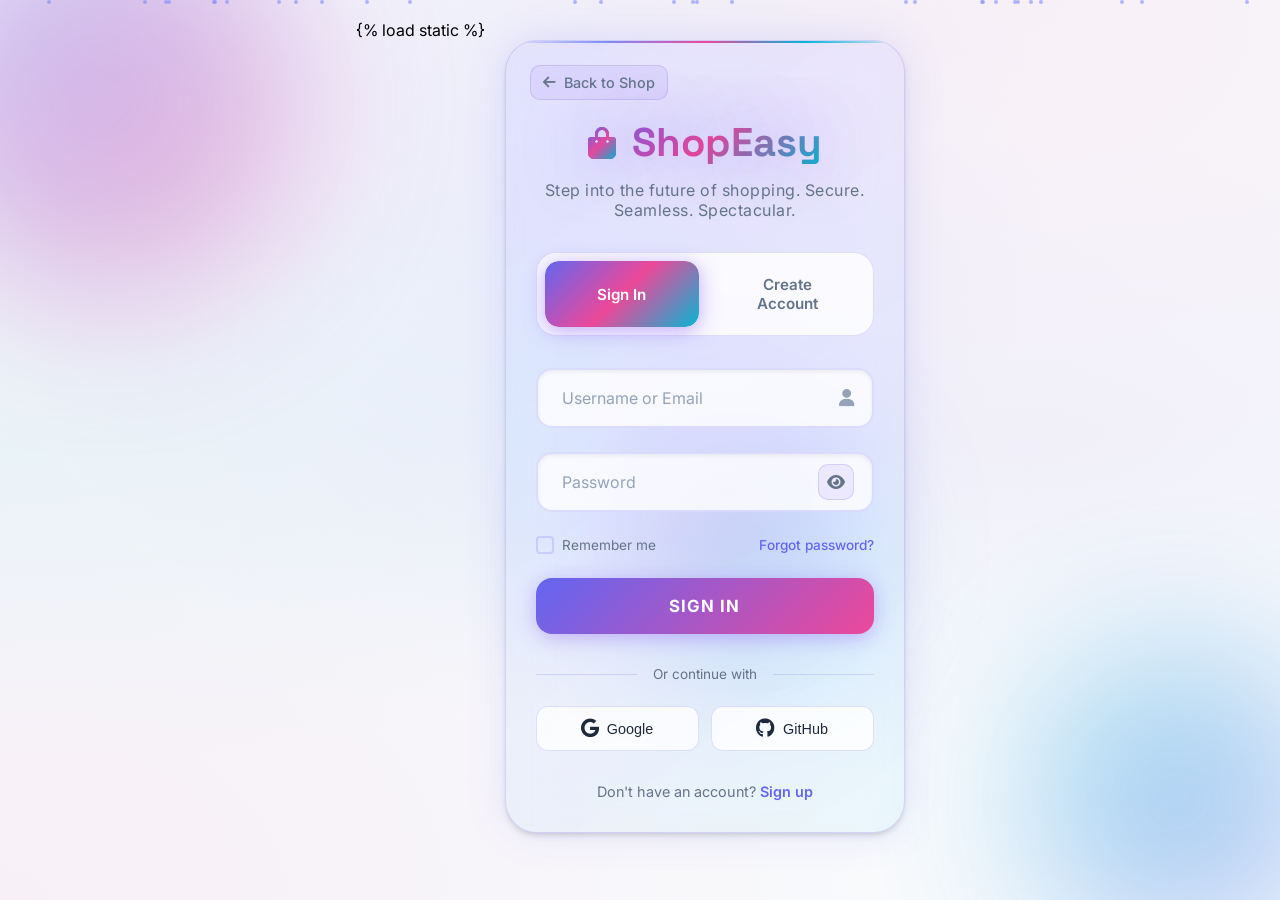
<file: shop/templates/auth.html>
{% load static %}
<!DOCTYPE html>
<html lang="en" data-theme="light">
<head>
  <meta charset="UTF-8">
  <meta name="viewport" content="width=device-width, initial-scale=1.0">
  <title>ShopEasy - Sign In</title>
  <link href="https://fonts.googleapis.com/css2?family=Inter:wght@300;400;500;600;700&family=Space+Grotesk:wght@500;600;700&display=swap" rel="stylesheet">
  <link rel="stylesheet" href="https://cdnjs.cloudflare.com/ajax/libs/font-awesome/6.4.0/css/all.min.css">
  <style>
    :root {
      /* Light Theme Matching Main Site */
      --primary: #6366f1;
      --primary-light: #818cf8;
      --primary-dark: #4f46e5;
      --secondary: #ec4899;
      --accent: #06b6d4;
      --success: #22c55e;
      --warning: #f59e0b;
      --error: #ef4444;
      
      /* Light Background */
      --bg-primary: #f8fafc;
      --bg-secondary: #ffffff;
      --bg-card: rgba(255, 255, 255, 0.95);
      --bg-glass: rgba(255, 255, 255, 0.8);
      
      /* Text Colors */
      --text-primary: #1e293b;
      --text-secondary: #64748b;
      --text-muted: #94a3b8;
      
      /* Effects */
      --border: rgba(99, 102, 241, 0.2);
      --border-glow: rgba(99, 102, 241, 0.3);
      --shadow: 0 4px 6px -1px rgba(0, 0, 0, 0.1), 0 2px 4px -2px rgba(0, 0, 0, 0.1);
      --shadow-lg: 0 20px 25px -5px rgba(0, 0, 0, 0.1), 0 8px 10px -6px rgba(0, 0, 0, 0.1);
      --glow-primary: 0 0 40px rgba(99, 102, 241, 0.15);
      --glow-secondary: 0 0 40px rgba(236, 72, 153, 0.15);
      
      /* Gradients */
      --gradient-mesh: linear-gradient(135deg, #6366f1 0%, #ec4899 50%, #06b6d4 100%);
      --gradient-card: linear-gradient(145deg, rgba(99, 102, 241, 0.08) 0%, rgba(6, 182, 212, 0.05) 100%);
    }

    * {
      margin: 0;
      padding: 0;
      box-sizing: border-box;
    }

    body {
      font-family: 'Inter', sans-serif;
      background: var(--bg-primary);
      min-height: 100vh;
      display: flex;
      align-items: flex-start;
      justify-content: center;
      overflow-x: hidden;
      overflow-y: auto;
      position: relative;
      padding: 20px 0;
    }

    /* Animated Mesh Gradient Background */
    .bg-animation {
      position: fixed;
      inset: 0;
      z-index: -1;
      overflow: hidden;
      background: var(--bg-primary);
    }

    .mesh-gradient {
      position: absolute;
      inset: 0;
      background: 
        radial-gradient(at 40% 20%, rgba(99, 102, 241, 0.08) 0px, transparent 50%),
        radial-gradient(at 80% 0%, rgba(236, 72, 153, 0.06) 0px, transparent 50%),
        radial-gradient(at 0% 50%, rgba(6, 182, 212, 0.06) 0px, transparent 50%),
        radial-gradient(at 80% 50%, rgba(99, 102, 241, 0.05) 0px, transparent 50%),
        radial-gradient(at 0% 100%, rgba(236, 72, 153, 0.06) 0px, transparent 50%);
      animation: meshMove 20s ease infinite;
    }

    @keyframes meshMove {
      0%, 100% { 
        transform: translate(0, 0) scale(1); 
        filter: hue-rotate(0deg);
      }
      33% { 
        transform: translate(30px, -30px) scale(1.1); 
        filter: hue-rotate(30deg);
      }
      66% { 
        transform: translate(-20px, 20px) scale(0.9); 
        filter: hue-rotate(-20deg);
      }
    }

    /* Floating Orbs */
    .orb {
      position: absolute;
      border-radius: 50%;
      filter: blur(80px);
      opacity: 0.4;
      animation: orbFloat 15s ease-in-out infinite;
    }

    .orb-1 {
      width: 400px;
      height: 400px;
      background: linear-gradient(135deg, var(--primary), var(--secondary));
      top: -100px;
      left: -100px;
      animation-delay: 0s;
    }

    .orb-2 {
      width: 300px;
      height: 300px;
      background: linear-gradient(135deg, var(--accent), var(--primary));
      bottom: -50px;
      right: -50px;
      animation-delay: -5s;
    }

    .orb-3 {
      width: 200px;
      height: 200px;
      background: linear-gradient(135deg, var(--secondary), var(--accent));
      top: 50%;
      left: 50%;
      animation-delay: -10s;
    }

    @keyframes orbFloat {
      0%, 100% { transform: translate(0, 0) rotate(0deg); }
      25% { transform: translate(50px, -50px) rotate(90deg); }
      50% { transform: translate(0, 50px) rotate(180deg); }
      75% { transform: translate(-50px, -25px) rotate(270deg); }
    }

    /* Particle Effect */
    .particles {
      position: absolute;
      inset: 0;
      overflow: hidden;
      pointer-events: none;
    }

    .particle {
      position: absolute;
      width: 4px;
      height: 4px;
      background: var(--primary-light);
      border-radius: 50%;
      opacity: 0.6;
      animation: particleFloat 10s linear infinite;
    }

    @keyframes particleFloat {
      0% { 
        transform: translateY(100vh) translateX(0); 
        opacity: 0;
      }
      10% { opacity: 0.6; }
      90% { opacity: 0.6; }
      100% { 
        transform: translateY(-100vh) translateX(100px); 
        opacity: 0;
      }
    }

    /* Bravo Glass Card */
    .auth-container {
      width: 100%;
      max-width: 440px;
      padding: 20px;
      perspective: 1000px;
    }

    .auth-card {
      background: var(--gradient-card);
      backdrop-filter: blur(20px) saturate(180%);
      border: 1px solid var(--border);
      border-radius: 32px;
      padding: 32px 30px;
      box-shadow: 
        var(--shadow),
        var(--glow-primary),
        inset 0 1px 0 rgba(255, 255, 255, 0.1);
      position: relative;
      overflow: visible;
      transform-style: preserve-3d;
      transition: transform 0.6s ease;
      max-height: calc(100vh - 80px);
      overflow-y: auto;
      overflow-x: hidden;
      scrollbar-width: thin;
      scrollbar-color: var(--primary) var(--bg-secondary);
    }

    .auth-card::-webkit-scrollbar {
      width: 6px;
    }

    .auth-card::-webkit-scrollbar-track {
      background: var(--bg-secondary);
      border-radius: 3px;
    }

    .auth-card::-webkit-scrollbar-thumb {
      background: var(--primary);
      border-radius: 3px;
    }

    .auth-card:hover {
      transform: translateY(-5px) rotateX(2deg);
    }

    .auth-card::before {
      content: '';
      position: absolute;
      top: 0;
      left: -100%;
      width: 100%;
      height: 100%;
      background: linear-gradient(
        90deg,
        transparent,
        rgba(255, 255, 255, 0.1),
        transparent
      );
      transition: left 0.7s ease;
    }

    .auth-card:hover::before {
      left: 100%;
    }

    .auth-card::after {
      content: '';
      position: absolute;
      top: 0;
      left: 0;
      right: 0;
      height: 2px;
      background: linear-gradient(90deg, 
        transparent, 
        var(--primary-light), 
        var(--secondary), 
        var(--accent), 
        transparent
      );
      animation: shimmer 3s ease infinite;
    }

    @keyframes shimmer {
      0%, 100% { opacity: 0.5; }
      50% { opacity: 1; }
    }

    /* Back Button */
    .back-btn {
      position: absolute;
      top: 24px;
      left: 24px;
      display: flex;
      align-items: center;
      gap: 8px;
      color: var(--text-secondary);
      text-decoration: none;
      font-size: 0.9rem;
      font-weight: 500;
      padding: 8px 12px;
      border-radius: 10px;
      transition: all 0.3s ease;
      background: rgba(139, 92, 246, 0.1);
      border: 1px solid var(--border);
      z-index: 10;
    }

    .back-btn:hover {
      background: var(--gradient-mesh);
      background-size: 200% 200%;
      color: white;
      border-color: transparent;
      transform: translateX(-3px);
      animation: gradientShift 3s ease infinite;
    }

    .auth-header {
      position: relative;
      text-align: center;
      margin-bottom: 32px;
      padding-top: 44px;
    }

    .logo {
      font-family: 'Space Grotesk', sans-serif;
      font-size: 2.5rem;
      font-weight: 700;
      background: var(--gradient-mesh);
      -webkit-background-clip: text;
      -webkit-text-fill-color: transparent;
      background-clip: text;
      margin-bottom: 12px;
      display: inline-flex;
      align-items: center;
      gap: 16px;
      animation: logoPulse 3s ease-in-out infinite;
      text-shadow: 0 0 60px rgba(139, 92, 246, 0.5);
    }

    @keyframes logoPulse {
      0%, 100% { filter: brightness(1); }
      50% { filter: brightness(1.2); }
    }

    .logo i {
      font-size: 2rem;
      background: var(--gradient-mesh);
      -webkit-background-clip: text;
      -webkit-text-fill-color: transparent;
      background-clip: text;
      animation: iconRotate 10s linear infinite;
    }

    @keyframes iconRotate {
      0% { transform: rotate(0deg); }
      100% { transform: rotate(360deg); }
    }

    .auth-subtitle {
      color: var(--text-secondary);
      font-size: 1rem;
      font-weight: 400;
      letter-spacing: 0.5px;
    }

    /* Premium Tab Navigation */
    .auth-tabs {
      display: flex;
      gap: 12px;
      margin-bottom: 32px;
      background: rgba(255, 255, 255, 0.8);
      padding: 8px;
      border-radius: 20px;
      border: 1px solid var(--border);
      position: relative;
    }

    .auth-tab {
      flex: 1;
      padding: 14px 24px;
      border: none;
      background: transparent;
      color: var(--text-secondary);
      font-family: 'Inter', sans-serif;
      font-size: 0.95rem;
      font-weight: 600;
      border-radius: 14px;
      cursor: pointer;
      transition: all 0.4s cubic-bezier(0.4, 0, 0.2, 1);
      position: relative;
      overflow: hidden;
      z-index: 1;
    }

    .auth-tab::before {
      content: '';
      position: absolute;
      inset: 0;
      background: var(--gradient-mesh);
      opacity: 0;
      transition: opacity 0.4s ease;
      z-index: -1;
      border-radius: 14px;
    }

    .auth-tab.active {
      color: white;
      box-shadow: 0 4px 20px rgba(139, 92, 246, 0.5);
    }

    .auth-tab.active::before {
      opacity: 1;
    }

    .auth-tab:hover:not(.active) {
      color: var(--text-primary);
      background: rgba(139, 92, 246, 0.1);
    }

    /* Forms */
    .auth-form {
      display: none;
    }

    .auth-form.active {
      display: block;
      animation: fadeIn 0.4s ease;
    }

    @keyframes fadeIn {
      from { opacity: 0; transform: translateY(10px); }
      to { opacity: 1; transform: translateY(0); }
    }

    /* Premium Input Groups */
    .input-group {
      margin-bottom: 24px;
      position: relative;
    }

    .input-field {
      width: 100%;
      padding: 18px 50px 18px 20px;
      background: rgba(255, 255, 255, 0.8);
      border: 2px solid var(--border);
      border-radius: 16px;
      color: var(--text-primary);
      font-size: 1rem;
      font-family: 'Inter', sans-serif;
      transition: all 0.3s cubic-bezier(0.4, 0, 0.2, 1);
      box-shadow: inset 0 2px 4px rgba(0, 0, 0, 0.06);
    }

    .input-field:focus {
      outline: none;
      border-color: var(--primary-light);
      box-shadow: 
        0 0 0 4px rgba(99, 102, 241, 0.1),
        0 0 20px rgba(99, 102, 241, 0.15),
        inset 0 2px 4px rgba(0, 0, 0, 0.06);
      background: rgba(255, 255, 255, 0.95);
    }

    .input-field.error {
      border-color: var(--error);
      animation: shake 0.5s ease;
      box-shadow: 0 0 0 4px rgba(248, 113, 113, 0.1);
    }

    .input-field.success {
      border-color: var(--success);
      box-shadow: 0 0 0 4px rgba(52, 211, 153, 0.1);
    }

    @keyframes shake {
      0%, 100% { transform: translateX(0); }
      20% { transform: translateX(-8px); }
      40% { transform: translateX(8px); }
      60% { transform: translateX(-4px); }
      80% { transform: translateX(4px); }
    }

    /* Floating Label */
    .input-label {
      position: absolute;
      left: 20px;
      top: 50%;
      transform: translateY(-50%);
      color: var(--text-muted);
      font-size: 1rem;
      pointer-events: none;
      transition: all 0.3s cubic-bezier(0.4, 0, 0.2, 1);
      background: transparent;
      padding: 0 6px;
      border-radius: 4px;
    }

    .input-field:focus ~ .input-label,
    .input-field:not(:placeholder-shown) ~ .input-label {
      top: 0;
      font-size: 0.8rem;
      color: var(--primary-light);
      background: var(--bg-primary);
      font-weight: 500;
    }

    .input-field.error ~ .input-label {
      color: var(--error);
    }

    /* Input Icons */
    .input-icon {
      position: absolute;
      right: 20px;
      top: 50%;
      transform: translateY(-50%);
      color: var(--text-muted);
      font-size: 1.1rem;
      transition: all 0.3s ease;
    }

    .input-field:focus ~ .input-icon {
      color: var(--primary-light);
      transform: translateY(-50%) scale(1.1);
    }

    /* Password Toggle */
    .password-toggle {
      position: absolute;
      right: 20px;
      top: 50%;
      transform: translateY(-50%);
      background: rgba(139, 92, 246, 0.1);
      border: 1px solid var(--border);
      color: var(--text-secondary);
      cursor: pointer;
      font-size: 1rem;
      padding: 8px;
      border-radius: 10px;
      transition: all 0.3s ease;
      display: flex;
      align-items: center;
      justify-content: center;
      width: 36px;
      height: 36px;
    }

    .password-toggle:hover {
      background: var(--primary);
      border-color: var(--primary);
      color: white;
      box-shadow: 0 0 15px rgba(139, 92, 246, 0.4);
    }

    /* Password Strength */
    .password-strength {
      margin-top: 8px;
      display: none;
    }

    .password-strength.visible {
      display: block;
    }

    .strength-bar {
      height: 4px;
      background: var(--border);
      border-radius: 2px;
      overflow: hidden;
      margin-bottom: 6px;
    }

    .strength-fill {
      height: 100%;
      width: 0;
      transition: all 0.3s ease;
      border-radius: 2px;
    }

    .strength-text {
      font-size: 0.75rem;
      color: var(--text-secondary);
    }

    /* Error Messages */
    .error-message {
      display: none;
      align-items: center;
      gap: 6px;
      margin-top: 6px;
      font-size: 0.8rem;
      color: var(--error);
    }

    .error-message.visible {
      display: flex;
      animation: slideIn 0.3s ease;
    }

    @keyframes slideIn {
      from { opacity: 0; transform: translateX(-10px); }
      to { opacity: 1; transform: translateX(0); }
    }

    /* Remember Me & Forgot Password */
    .form-options {
      display: flex;
      justify-content: space-between;
      align-items: center;
      margin-bottom: 24px;
      font-size: 0.85rem;
    }

    .remember-me {
      display: flex;
      align-items: center;
      gap: 8px;
      color: var(--text-secondary);
      cursor: pointer;
    }

    .remember-me input {
      display: none;
    }

    .checkbox-custom {
      width: 18px;
      height: 18px;
      border: 2px solid var(--border);
      border-radius: 4px;
      display: flex;
      align-items: center;
      justify-content: center;
      transition: all 0.3s ease;
    }

    .remember-me input:checked ~ .checkbox-custom {
      background: var(--primary);
      border-color: var(--primary);
    }

    .checkbox-custom i {
      color: white;
      font-size: 0.7rem;
      opacity: 0;
      transition: all 0.3s ease;
    }

    .remember-me input:checked ~ .checkbox-custom i {
      opacity: 1;
    }

    .forgot-password {
      color: var(--primary);
      text-decoration: none;
      font-weight: 500;
      transition: all 0.3s ease;
    }

    .forgot-password:hover {
      color: var(--secondary);
      text-decoration: underline;
    }

    /* Bravo Submit Button */
    .submit-btn {
      width: 100%;
      padding: 18px;
      background: var(--gradient-mesh);
      background-size: 200% 200%;
      border: none;
      border-radius: 16px;
      color: white;
      font-family: 'Inter', sans-serif;
      font-size: 1.05rem;
      font-weight: 700;
      cursor: pointer;
      transition: all 0.4s cubic-bezier(0.4, 0, 0.2, 1);
      position: relative;
      overflow: hidden;
      text-transform: uppercase;
      letter-spacing: 1px;
      box-shadow: 0 4px 20px rgba(139, 92, 246, 0.4);
      animation: gradientShift 3s ease infinite;
    }

    @keyframes gradientShift {
      0%, 100% { background-position: 0% 50%; }
      50% { background-position: 100% 50%; }
    }

    .submit-btn::before {
      content: '';
      position: absolute;
      top: 0;
      left: -100%;
      width: 100%;
      height: 100%;
      background: linear-gradient(
        90deg,
        transparent,
        rgba(255, 255, 255, 0.3),
        transparent
      );
      transition: left 0.6s ease;
    }

    .submit-btn:hover::before {
      left: 100%;
    }

    .submit-btn:hover {
      transform: translateY(-3px) scale(1.02);
      box-shadow: 
        0 10px 40px rgba(139, 92, 246, 0.6),
        0 0 60px rgba(244, 114, 182, 0.3);
    }

    .submit-btn:active {
      transform: translateY(-1px) scale(0.98);
    }

    .submit-btn:disabled {
      opacity: 0.7;
      cursor: not-allowed;
      transform: none;
      animation: none;
    }

    /* Loading Spinner */
    .btn-loader {
      display: none;
      width: 20px;
      height: 20px;
      border: 2px solid rgba(255,255,255,0.3);
      border-top-color: white;
      border-radius: 50%;
      animation: spin 0.8s linear infinite;
      margin: 0 auto;
    }

    .submit-btn.loading .btn-text {
      display: none;
    }

    .submit-btn.loading .btn-loader {
      display: block;
    }

    @keyframes spin {
      to { transform: rotate(360deg); }
    }

    /* Social Login */
    .social-login {
      margin-top: 32px;
      text-align: center;
    }

    .divider {
      display: flex;
      align-items: center;
      gap: 16px;
      margin-bottom: 24px;
      color: var(--text-secondary);
      font-size: 0.85rem;
    }

    .divider::before,
    .divider::after {
      content: '';
      flex: 1;
      height: 1px;
      background: var(--border);
    }

    .social-buttons {
      display: flex;
      gap: 12px;
      justify-content: center;
    }

    .social-btn {
      flex: 1;
      padding: 12px;
      background: rgba(255, 255, 255, 0.8);
      border: 1px solid var(--border);
      border-radius: 12px;
      color: var(--text-primary);
      font-size: 1.2rem;
      cursor: pointer;
      transition: all 0.3s ease;
      display: flex;
      align-items: center;
      justify-content: center;
      gap: 8px;
    }

    .social-btn:hover {
      background: rgba(99, 102, 241, 0.1);
      border-color: var(--primary);
      transform: translateY(-2px);
    }

    .social-btn span {
      font-size: 0.9rem;
      font-weight: 500;
    }

    /* Footer */
    .auth-footer {
      margin-top: 32px;
      text-align: center;
      color: var(--text-secondary);
      font-size: 0.9rem;
    }

    .auth-footer a {
      color: var(--primary);
      text-decoration: none;
      font-weight: 600;
      transition: all 0.3s ease;
    }

    .auth-footer a:hover {
      color: var(--secondary);
      text-decoration: underline;
    }

    /* Toast Notifications */
    .toast-container {
      position: fixed;
      top: 24px;
      right: 24px;
      z-index: 1000;
    }

    .toast {
      background: var(--bg-card);
      backdrop-filter: blur(20px);
      border: 1px solid var(--border);
      border-radius: 12px;
      padding: 16px 24px;
      margin-bottom: 12px;
      display: flex;
      align-items: center;
      gap: 12px;
      color: var(--text-primary);
      box-shadow: var(--shadow);
      transform: translateX(400px);
      opacity: 0;
      transition: all 0.4s cubic-bezier(0.68, -0.55, 0.265, 1.55);
    }

    .toast.show {
      transform: translateX(0);
      opacity: 1;
    }

    .toast.success {
      border-left: 4px solid var(--success);
    }

    .toast.error {
      border-left: 4px solid var(--error);
    }

    .toast.warning {
      border-left: 4px solid var(--warning);
    }

    .toast-icon {
      font-size: 1.2rem;
    }

    .toast.success .toast-icon {
      color: var(--success);
    }

    .toast.error .toast-icon {
      color: var(--error);
    }

    .toast.warning .toast-icon {
      color: var(--warning);
    }

    /* 2FA Modal */
    .modal-overlay {
      position: fixed;
      inset: 0;
      background: rgba(0, 0, 0, 0.8);
      backdrop-filter: blur(5px);
      display: none;
      align-items: center;
      justify-content: center;
      z-index: 1000;
      opacity: 0;
      transition: opacity 0.3s ease;
    }

    .modal-overlay.active {
      display: flex;
      opacity: 1;
    }

    .modal-content {
      background: var(--bg-card);
      border: 1px solid var(--border);
      border-radius: 24px;
      padding: 40px;
      max-width: 400px;
      width: 90%;
      transform: scale(0.9);
      transition: transform 0.3s ease;
    }

    .modal-overlay.active .modal-content {
      transform: scale(1);
    }

    .otp-inputs {
      display: flex;
      gap: 12px;
      justify-content: center;
      margin: 24px 0;
    }

    .otp-input {
      width: 55px;
      height: 65px;
      text-align: center;
      font-size: 1.5rem;
      font-weight: 700;
      background: rgba(255, 255, 255, 0.8);
      border: 2px solid var(--border);
      border-radius: 16px;
      color: var(--text-primary);
      transition: all 0.3s cubic-bezier(0.4, 0, 0.2, 1);
      box-shadow: inset 0 2px 4px rgba(0, 0, 0, 0.06);
    }

    .otp-input:focus {
      outline: none;
      border-color: var(--primary-light);
      box-shadow: 
        0 0 0 4px rgba(99, 102, 241, 0.1),
        0 0 20px rgba(99, 102, 241, 0.15);
      background: rgba(255, 255, 255, 0.95);
      transform: scale(1.05);
    }

    /* Responsive */
    @media (max-width: 480px) {
      body {
        padding: 10px 0;
        align-items: flex-start;
      }

      .auth-container {
        padding: 10px;
        max-width: 100%;
      }

      .auth-card {
        padding: 28px 20px;
        max-height: calc(100vh - 20px);
        border-radius: 24px;
      }

      .auth-header {
        padding-top: 36px;
      }

      .back-btn {
        top: 12px;
        left: 12px;
        font-size: 0.8rem;
        padding: 6px 10px;
      }

      .auth-tabs {
        flex-direction: column;
      }

      .social-buttons {
        flex-direction: column;
      }

      .form-options {
        flex-direction: column;
        gap: 12px;
        align-items: flex-start;
      }
    }

    /* Accessibility */
    @media (prefers-reduced-motion: reduce) {
      *, *::before, *::after {
        animation-duration: 0.01ms !important;
        animation-iteration-count: 1 !important;
        transition-duration: 0.01ms !important;
      }
    }
  </style>
</head>
<body>
  <!-- Bravo Background Animation -->
  <div class="bg-animation">
    <div class="mesh-gradient"></div>
    <div class="orb orb-1"></div>
    <div class="orb orb-2"></div>
    <div class="orb orb-3"></div>
    <div class="particles" id="particles"></div>
  </div>

  <!-- Toast Container -->
  <div class="toast-container" id="toastContainer"></div>

  <!-- 2FA Modal -->
  <div class="modal-overlay" id="twoFactorModal">
    <div class="modal-content">
      <h3 style="text-align: center; margin-bottom: 8px; color: var(--text-primary);">
        <i class="fas fa-shield-alt" style="color: var(--primary); margin-right: 8px;"></i>
        Two-Factor Authentication
      </h3>
      <p style="text-align: center; color: var(--text-secondary); font-size: 0.9rem; margin-bottom: 24px;">
        Enter the 6-digit code sent to your email
      </p>
      <div class="otp-inputs">
        <input type="text" class="otp-input" maxlength="1" data-index="0">
        <input type="text" class="otp-input" maxlength="1" data-index="1">
        <input type="text" class="otp-input" maxlength="1" data-index="2">
        <input type="text" class="otp-input" maxlength="1" data-index="3">
        <input type="text" class="otp-input" maxlength="1" data-index="4">
        <input type="text" class="otp-input" maxlength="1" data-index="5">
      </div>
      <button class="submit-btn" id="verifyOtpBtn">
        <span class="btn-text">Verify Code</span>
        <div class="btn-loader"></div>
      </button>
      <p style="text-align: center; margin-top: 16px; font-size: 0.85rem;">
        <a href="#" style="color: var(--primary);" id="resendOtp">Resend Code</a>
      </p>
    </div>
  </div>

  <!-- Main Auth Container -->
  <div class="auth-container">
    <div class="auth-card">
      <!-- Back Button -->
      <a href="/shop/" class="back-btn">
        <i class="fas fa-arrow-left"></i> Back to Shop
      </a>

      <!-- Header -->
      <div class="auth-header">
        <div class="logo">
          <i class="fas fa-shopping-bag"></i>
          ShopEasy
        </div>
        <p class="auth-subtitle">Step into the future of shopping. Secure. Seamless. Spectacular.</p>
      </div>

      <!-- Tab Navigation -->
      <div class="auth-tabs">
        <button class="auth-tab active" data-tab="login">Sign In</button>
        <button class="auth-tab" data-tab="signup">Create Account</button>
      </div>

      <!-- Login Form -->
      <form class="auth-form active" id="loginForm" data-form="login">
        <div class="input-group">
          <input 
            type="text" 
            class="input-field" 
            id="loginUsername" 
            placeholder=" "
            autocomplete="username"
            required
          >
          <label class="input-label">Username or Email</label>
          <i class="input-icon fas fa-user"></i>
          <div class="error-message" id="loginUsernameError">
            <i class="fas fa-exclamation-circle"></i>
            <span>Please enter a valid username</span>
          </div>
        </div>

        <div class="input-group">
          <input 
            type="password" 
            class="input-field" 
            id="loginPassword" 
            placeholder=" "
            autocomplete="current-password"
            required
          >
          <label class="input-label">Password</label>
          <button type="button" class="password-toggle" id="toggleLoginPassword">
            <i class="fas fa-eye"></i>
          </button>
          <div class="error-message" id="loginPasswordError">
            <i class="fas fa-exclamation-circle"></i>
            <span>Password is required</span>
          </div>
        </div>

        <div class="form-options">
          <label class="remember-me">
            <input type="checkbox" id="rememberMe">
            <span class="checkbox-custom">
              <i class="fas fa-check"></i>
            </span>
            <span>Remember me</span>
          </label>
          <a href="#" class="forgot-password" id="forgotPassword">Forgot password?</a>
        </div>

        <button type="submit" class="submit-btn" id="loginSubmit">
          <span class="btn-text">Sign In</span>
          <div class="btn-loader"></div>
        </button>
      </form>

      <!-- Signup Form -->
      <form class="auth-form" id="signupForm" data-form="signup">
        <div class="input-group">
          <input 
            type="text" 
            class="input-field" 
            id="signupUsername" 
            placeholder=" "
            autocomplete="username"
            required
            minlength="3"
            maxlength="30"
          >
          <label class="input-label">Username</label>
          <i class="input-icon fas fa-user"></i>
          <div class="error-message" id="signupUsernameError">
            <i class="fas fa-exclamation-circle"></i>
            <span>Username must be 3-30 characters</span>
          </div>
        </div>

        <div class="input-group">
          <input 
            type="email" 
            class="input-field" 
            id="signupEmail" 
            placeholder=" "
            autocomplete="email"
            required
          >
          <label class="input-label">Email Address</label>
          <i class="input-icon fas fa-envelope"></i>
          <div class="error-message" id="signupEmailError">
            <i class="fas fa-exclamation-circle"></i>
            <span>Please enter a valid email address</span>
          </div>
        </div>

        <div class="input-group">
          <input 
            type="password" 
            class="input-field" 
            id="signupPassword" 
            placeholder=" "
            autocomplete="new-password"
            required
            minlength="8"
          >
          <label class="input-label">Password</label>
          <button type="button" class="password-toggle" id="toggleSignupPassword">
            <i class="fas fa-eye"></i>
          </button>
          <div class="password-strength" id="passwordStrength">
            <div class="strength-bar">
              <div class="strength-fill" id="strengthFill"></div>
            </div>
            <span class="strength-text" id="strengthText">Password strength: Weak</span>
          </div>
          <div class="error-message" id="signupPasswordError">
            <i class="fas fa-exclamation-circle"></i>
            <span>Password must be at least 8 characters</span>
          </div>
        </div>

        <div class="input-group">
          <input 
            type="password" 
            class="input-field" 
            id="signupConfirmPassword" 
            placeholder=" "
            autocomplete="new-password"
            required
          >
          <label class="input-label">Confirm Password</label>
          <button type="button" class="password-toggle" id="toggleConfirmPassword">
            <i class="fas fa-eye"></i>
          </button>
          <div class="error-message" id="signupConfirmError">
            <i class="fas fa-exclamation-circle"></i>
            <span>Passwords do not match</span>
          </div>
        </div>

        <button type="submit" class="submit-btn" id="signupSubmit">
          <span class="btn-text">Create Account</span>
          <div class="btn-loader"></div>
        </button>
      </form>

      <!-- Social Login -->
      <div class="social-login">
        <div class="divider">Or continue with</div>
        <div class="social-buttons">
          <button class="social-btn" id="googleLogin" title="Continue with Google">
            <i class="fab fa-google"></i>
            <span>Google</span>
          </button>
          <button class="social-btn" id="githubLogin" title="Continue with GitHub">
            <i class="fab fa-github"></i>
            <span>GitHub</span>
          </button>
        </div>
      </div>

      <!-- Footer -->
      <div class="auth-footer">
        <p id="loginFooter">Don't have an account? <a href="#" class="tab-switch" data-target="signup">Sign up</a></p>
        <p id="signupFooter" style="display: none;">Already have an account? <a href="#" class="tab-switch" data-target="login">Sign in</a></p>
      </div>
    </div>
  </div>

  <script>
    // ============================================
    // SHOPEASY PREMIUM AUTHENTICATION SYSTEM
    // ============================================

    // API Configuration
    const API_BASE_URL = 'http://127.0.0.1:8000/api';

    // State Management
    const state = {
      currentTab: 'login',
      isLoading: false,
      user: null,
      twoFactorPending: false
    };

    // DOM Elements
    const elements = {
      tabs: document.querySelectorAll('.auth-tab'),
      forms: document.querySelectorAll('.auth-form'),
      toastContainer: document.getElementById('toastContainer'),
      twoFactorModal: document.getElementById('twoFactorModal'),
      otpInputs: document.querySelectorAll('.otp-input'),
      loginFooter: document.getElementById('loginFooter'),
      signupFooter: document.getElementById('signupFooter')
    };

    // ============================================
    // TAB SWITCHING
    // ============================================
    
    elements.tabs.forEach(tab => {
      tab.addEventListener('click', () => {
        const targetTab = tab.dataset.tab;
        switchTab(targetTab);
      });
    });

    document.querySelectorAll('.tab-switch').forEach(link => {
      link.addEventListener('click', (e) => {
        e.preventDefault();
        const targetTab = link.dataset.target;
        switchTab(targetTab);
      });
    });

    function switchTab(tab) {
      state.currentTab = tab;
      
      // Update tabs
      elements.tabs.forEach(t => {
        t.classList.toggle('active', t.dataset.tab === tab);
      });

      // Update forms
      elements.forms.forEach(form => {
        form.classList.toggle('active', form.dataset.form === tab);
      });

      // Update footer
      elements.loginFooter.style.display = tab === 'login' ? 'block' : 'none';
      elements.signupFooter.style.display = tab === 'signup' ? 'block' : 'none';

      // Reset forms
      resetForms();
    }

    // ============================================
    // PASSWORD TOGGLE
    // ============================================
    
    function setupPasswordToggle(toggleId, inputId) {
      const toggle = document.getElementById(toggleId);
      const input = document.getElementById(inputId);

      toggle.addEventListener('click', () => {
        const type = input.type === 'password' ? 'text' : 'password';
        input.type = type;
        toggle.innerHTML = `<i class="fas fa-eye${type === 'text' ? '-slash' : ''}"></i>`;
      });
    }

    setupPasswordToggle('toggleLoginPassword', 'loginPassword');
    setupPasswordToggle('toggleSignupPassword', 'signupPassword');
    setupPasswordToggle('toggleConfirmPassword', 'signupConfirmPassword');

    // ============================================
    // PASSWORD STRENGTH METER
    // ============================================
    
    const passwordInput = document.getElementById('signupPassword');
    const strengthMeter = document.getElementById('passwordStrength');
    const strengthFill = document.getElementById('strengthFill');
    const strengthText = document.getElementById('strengthText');

    passwordInput.addEventListener('focus', () => {
      strengthMeter.classList.add('visible');
    });

    passwordInput.addEventListener('input', (e) => {
      const password = e.target.value;
      const strength = calculatePasswordStrength(password);
      updateStrengthMeter(strength);
    });

    function calculatePasswordStrength(password) {
      let score = 0;
      if (password.length >= 8) score++;
      if (password.length >= 12) score++;
      if (/[a-z]/.test(password) && /[A-Z]/.test(password)) score++;
      if (/\d/.test(password)) score++;
      if (/[^a-zA-Z0-9]/.test(password)) score++;
      return Math.min(score, 5);
    }

    function updateStrengthMeter(strength) {
      const colors = ['#ef4444', '#f97316', '#f59e0b', '#84cc16', '#22c55e'];
      const labels = ['Very Weak', 'Weak', 'Fair', 'Good', 'Strong'];
      
      const percentage = (strength / 5) * 100;
      strengthFill.style.width = `${percentage}%`;
      strengthFill.style.background = colors[strength - 1] || '#ef4444';
      strengthText.textContent = `Password strength: ${labels[strength - 1] || 'Very Weak'}`;
      strengthText.style.color = colors[strength - 1] || '#ef4444';
    }

    // ============================================
    // FORM VALIDATION
    // ============================================
    
    const validators = {
      username: (value) => {
        if (!value) return 'Username is required';
        if (value.length < 3) return 'Username must be at least 3 characters';
        if (value.length > 30) return 'Username must be less than 30 characters';
        if (!/^[a-zA-Z0-9_-]+$/.test(value)) return 'Username can only contain letters, numbers, underscores, and hyphens';
        return null;
      },
      email: (value) => {
        if (!value) return 'Email is required';
        if (!/^[^\s@]+@[^\s@]+\.[^\s@]+$/.test(value)) return 'Please enter a valid email address';
        return null;
      },
      password: (value) => {
        if (!value) return 'Password is required';
        if (value.length < 8) return 'Password must be at least 8 characters';
        return null;
      },
      confirmPassword: (value, password) => {
        if (!value) return 'Please confirm your password';
        if (value !== password) return 'Passwords do not match';
        return null;
      }
    };

    function showFieldError(fieldId, show, message = '') {
      const field = document.getElementById(fieldId);
      const errorDiv = document.getElementById(fieldId + 'Error');
      
      if (show) {
        field.classList.add('error');
        field.classList.remove('success');
        errorDiv.querySelector('span').textContent = message;
        errorDiv.classList.add('visible');
      } else {
        field.classList.remove('error');
        field.classList.add('success');
        errorDiv.classList.remove('visible');
      }
    }

    function resetForms() {
      document.querySelectorAll('.input-field').forEach(field => {
        field.value = '';
        field.classList.remove('error', 'success');
      });
      document.querySelectorAll('.error-message').forEach(err => {
        err.classList.remove('visible');
      });
      strengthMeter.classList.remove('visible');
      strengthFill.style.width = '0';
    }

    // Real-time validation
    document.getElementById('signupUsername').addEventListener('blur', (e) => {
      const error = validators.username(e.target.value);
      showFieldError('signupUsername', !!error, error);
    });

    document.getElementById('signupEmail').addEventListener('blur', (e) => {
      const error = validators.email(e.target.value);
      showFieldError('signupEmail', !!error, error);
    });

    document.getElementById('signupPassword').addEventListener('blur', (e) => {
      const error = validators.password(e.target.value);
      showFieldError('signupPassword', !!error, error);
    });

    document.getElementById('signupConfirmPassword').addEventListener('blur', (e) => {
      const password = document.getElementById('signupPassword').value;
      const error = validators.confirmPassword(e.target.value, password);
      showFieldError('signupConfirmPassword', !!error, error);
    });

    // ============================================
    // TOAST NOTIFICATIONS
    // ============================================
    
    function showToast(message, type = 'success', duration = 4000) {
      const toast = document.createElement('div');
      toast.className = `toast ${type}`;
      
      const icons = {
        success: 'fa-check-circle',
        error: 'fa-times-circle',
        warning: 'fa-exclamation-triangle'
      };

      toast.innerHTML = `
        <i class="fas ${icons[type]} toast-icon"></i>
        <span>${message}</span>
      `;

      elements.toastContainer.appendChild(toast);
      
      // Trigger animation
      setTimeout(() => toast.classList.add('show'), 10);

      // Remove after duration
      setTimeout(() => {
        toast.classList.remove('show');
        setTimeout(() => toast.remove(), 400);
      }, duration);
    }

    // ============================================
    // API FUNCTIONS
    // ============================================
    
    async function apiRequest(endpoint, method = 'GET', data = null) {
      const options = {
        method,
        headers: {
          'Content-Type': 'application/json',
          'X-CSRFToken': getCsrfToken()
        },
        credentials: 'include'
      };

      if (data) {
        options.body = JSON.stringify(data);
      }

      try {
        const response = await fetch(`${API_BASE_URL}${endpoint}`, options);
        const result = await response.json();
        
        if (!response.ok) {
          throw new Error(result.error || 'Request failed');
        }
        
        return result;
      } catch (error) {
        throw error;
      }
    }

    function getCsrfToken() {
      const name = 'csrftoken';
      let cookieValue = null;
      if (document.cookie && document.cookie !== '') {
        const cookies = document.cookie.split(';');
        for (let i = 0; i < cookies.length; i++) {
          const cookie = cookies[i].trim();
          if (cookie.substring(0, name.length + 1) === (name + '=')) {
            cookieValue = decodeURIComponent(cookie.substring(name.length + 1));
            break;
          }
        }
      }
      return cookieValue;
    }

    // ============================================
    // LOGIN HANDLER
    // ============================================
    
    document.getElementById('loginForm').addEventListener('submit', async (e) => {
      e.preventDefault();
      
      const username = document.getElementById('loginUsername').value.trim();
      const password = document.getElementById('loginPassword').value;
      const rememberMe = document.getElementById('rememberMe').checked;

      // Validation
      if (!username) {
        showFieldError('loginUsername', true, 'Username is required');
        return;
      }
      if (!password) {
        showFieldError('loginPassword', true, 'Password is required');
        return;
      }

      // Show loading
      const submitBtn = document.getElementById('loginSubmit');
      submitBtn.classList.add('loading');
      submitBtn.disabled = true;

      try {
        const result = await apiRequest('/login/', 'POST', {
          username,
          password,
          remember_me: rememberMe
        });

        // Check if 2FA is required
        if (result.requires_2fa) {
          state.twoFactorPending = true;
          elements.twoFactorModal.classList.add('active');
          elements.otpInputs[0].focus();
          showToast('Please enter the verification code sent to your email', 'warning');
        } else {
          // Login successful
          state.user = result.user;
          showToast('Welcome back! Login successful', 'success');
          
          // Check for pending cart product to add after redirect
          const pendingCartProduct = sessionStorage.getItem('pendingCartProduct');
          
          // Redirect after delay
          setTimeout(() => {
            window.location.href = getReturnUrl();
          }, 1500);
        }
      } catch (error) {
        showToast(error.message || 'Login failed. Please check your credentials.', 'error');
        
        // Shake animation on error
        document.querySelector('.auth-card').style.animation = 'shake 0.5s ease';
        setTimeout(() => {
          document.querySelector('.auth-card').style.animation = '';
        }, 500);
      } finally {
        submitBtn.classList.remove('loading');
        submitBtn.disabled = false;
      }
    });

    // ============================================
    // SIGNUP HANDLER
    // ============================================
    
    document.getElementById('signupForm').addEventListener('submit', async (e) => {
      e.preventDefault();

      const username = document.getElementById('signupUsername').value.trim();
      const email = document.getElementById('signupEmail').value.trim();
      const password = document.getElementById('signupPassword').value;
      const confirmPassword = document.getElementById('signupConfirmPassword').value;

      // Validation
      let hasError = false;

      const usernameError = validators.username(username);
      if (usernameError) {
        showFieldError('signupUsername', true, usernameError);
        hasError = true;
      }

      const emailError = validators.email(email);
      if (emailError) {
        showFieldError('signupEmail', true, emailError);
        hasError = true;
      }

      const passwordError = validators.password(password);
      if (passwordError) {
        showFieldError('signupPassword', true, passwordError);
        hasError = true;
      }

      const confirmError = validators.confirmPassword(confirmPassword, password);
      if (confirmError) {
        showFieldError('signupConfirmPassword', true, confirmError);
        hasError = true;
      }

      if (hasError) return;

      // Show loading
      const submitBtn = document.getElementById('signupSubmit');
      submitBtn.classList.add('loading');
      submitBtn.disabled = true;

      try {
        const result = await apiRequest('/signup/', 'POST', {
          username,
          email,
          password
        });

        showToast('Account created successfully! Welcome to ShopEasy.', 'success');
        
        // Auto-login after signup
        setTimeout(() => {
          window.location.href = getReturnUrl();
        }, 1500);
      } catch (error) {
        showToast(error.message || 'Signup failed. Please try again.', 'error');
      } finally {
        submitBtn.classList.remove('loading');
        submitBtn.disabled = false;
      }
    });

    // ============================================
    // 2FA OTP HANDLING
    // ============================================
    
    elements.otpInputs.forEach((input, index) => {
      input.addEventListener('input', (e) => {
        if (e.target.value.length === 1) {
          if (index < elements.otpInputs.length - 1) {
            elements.otpInputs[index + 1].focus();
          }
        }
      });

      input.addEventListener('keydown', (e) => {
        if (e.key === 'Backspace' && !e.target.value && index > 0) {
          elements.otpInputs[index - 1].focus();
        }
      });
    });

    document.getElementById('verifyOtpBtn').addEventListener('click', async () => {
      const code = Array.from(elements.otpInputs).map(input => input.value).join('');
      
      if (code.length !== 6) {
        showToast('Please enter all 6 digits', 'warning');
        return;
      }

      const btn = document.getElementById('verifyOtpBtn');
      btn.classList.add('loading');
      btn.disabled = true;

      try {
        const result = await apiRequest('/verify-2fa/', 'POST', { code });
        
        state.user = result.user;
        elements.twoFactorModal.classList.remove('active');
        showToast('Two-factor authentication successful!', 'success');
        
        setTimeout(() => {
          window.location.href = getReturnUrl();
        }, 1500);
      } catch (error) {
        showToast(error.message || 'Invalid verification code', 'error');
        elements.otpInputs.forEach(input => {
          input.value = '';
          input.classList.add('error');
        });
        elements.otpInputs[0].focus();
      } finally {
        btn.classList.remove('loading');
        btn.disabled = false;
      }
    });

    // ============================================
    // FORGOT PASSWORD
    // ============================================
    
    document.getElementById('forgotPassword').addEventListener('click', (e) => {
      e.preventDefault();
      showToast('Password reset feature coming soon!', 'warning');
    });

    // ============================================
    // SOCIAL LOGIN (Concept)
    // ============================================
    
    document.getElementById('googleLogin').addEventListener('click', () => {
      showToast('Google OAuth integration coming soon!', 'warning');
    });

    document.getElementById('githubLogin').addEventListener('click', () => {
      showToast('GitHub OAuth integration coming soon!', 'warning');
    });

    // ============================================
    // SESSION CHECK
    // ============================================
    
    async function checkSession() {
      try {
        const result = await apiRequest('/auth-check/');
        if (result.authenticated) {
          // User is already logged in, redirect to return URL or shop
          window.location.href = getReturnUrl();
        }
      } catch (error) {
        // Not authenticated, stay on login page
      }
    }

    // Check session on page load
    checkSession();

    // ============================================
    // RATE LIMITING (Frontend)
    // ============================================
    
    let loginAttempts = 0;
    let lastAttemptTime = 0;
    const MAX_ATTEMPTS = 5;
    const LOCKOUT_DURATION = 30000; // 30 seconds

    function checkRateLimit() {
      const now = Date.now();
      
      if (loginAttempts >= MAX_ATTEMPTS) {
        if (now - lastAttemptTime < LOCKOUT_DURATION) {
          const remaining = Math.ceil((LOCKOUT_DURATION - (now - lastAttemptTime)) / 1000);
          showToast(`Too many attempts. Please wait ${remaining} seconds.`, 'error');
          return false;
        } else {
          // Reset after lockout period
          loginAttempts = 0;
        }
      }
      
      return true;
    }

    function recordAttempt() {
      loginAttempts++;
      lastAttemptTime = Date.now();
    }

    // Add rate limiting to login
    document.getElementById('loginForm').addEventListener('submit', (e) => {
      if (!checkRateLimit()) {
        e.preventDefault();
        e.stopImmediatePropagation();
      } else {
        recordAttempt();
      }
    }, true);

    // ============================================
    // RETURN URL HANDLING
    // ============================================
    
    function getReturnUrl() {
      const urlParams = new URLSearchParams(window.location.search);
      const returnUrl = urlParams.get('return');
      if (returnUrl) {
        try {
          return decodeURIComponent(returnUrl);
        } catch (e) {
          console.warn('Invalid return URL:', returnUrl);
          return '/shop/';
        }
      }
      return '/shop/';
    }

    console.log(' ShopEasy Premium Auth System Loaded');

    // ============================================
    // BRAVO PARTICLE EFFECT
    // ============================================
    
    function createParticles() {
      const container = document.getElementById('particles');
      const particleCount = 30;
      
      for (let i = 0; i < particleCount; i++) {
        const particle = document.createElement('div');
        particle.className = 'particle';
        particle.style.left = Math.random() * 100 + '%';
        particle.style.animationDelay = Math.random() * 10 + 's';
        particle.style.animationDuration = (Math.random() * 10 + 10) + 's';
        container.appendChild(particle);
      }
    }
    
    createParticles();

    // ============================================
    // MOUSE FOLLOW EFFECT
    // ============================================
    
    document.addEventListener('mousemove', (e) => {
      const card = document.querySelector('.auth-card');
      if (!card) return;
      
      const rect = card.getBoundingClientRect();
      const x = e.clientX - rect.left;
      const y = e.clientY - rect.top;
      
      const centerX = rect.width / 2;
      const centerY = rect.height / 2;
      
      const rotateX = (y - centerY) / 30;
      const rotateY = (centerX - x) / 30;
      
      card.style.transform = `perspective(1000px) rotateX(${rotateX}deg) rotateY(${rotateY}deg) translateZ(10px)`;
    });

    document.addEventListener('mouseleave', () => {
      const card = document.querySelector('.auth-card');
      if (card) {
        card.style.transform = 'perspective(1000px) rotateX(0) rotateY(0) translateZ(0)';
      }
    });
  </script>
</body>
</html>
</file>
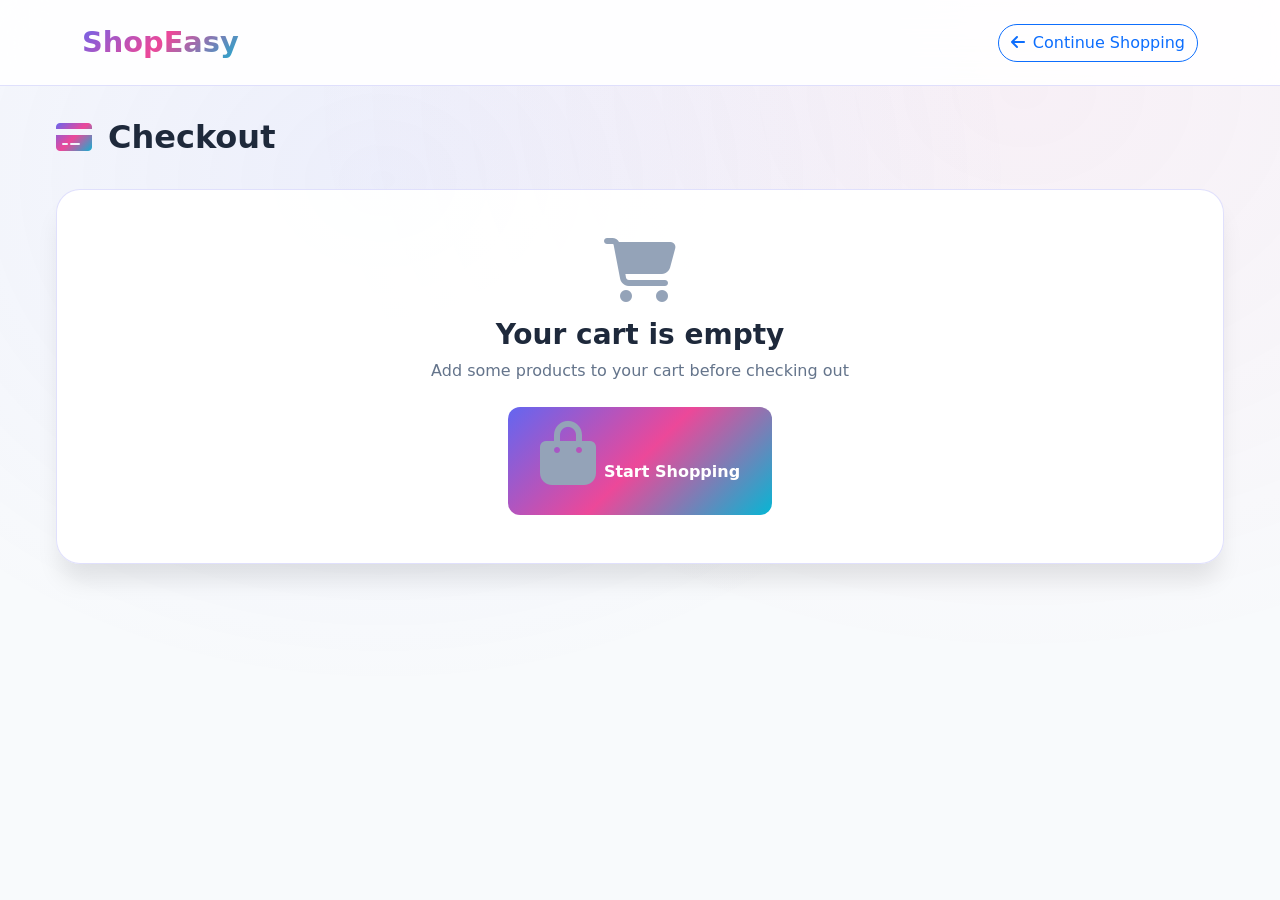
<file: shop/templates/checkout.html>
<!DOCTYPE html>
<html lang="en">
<head>
  <meta charset="UTF-8">
  <meta name="viewport" content="width=device-width, initial-scale=1.0">
  <title>Checkout - ShopEasy</title>
  <link href="https://cdn.jsdelivr.net/npm/bootstrap@5.3.0/dist/css/bootstrap.min.css" rel="stylesheet">
  <link rel="stylesheet" href="https://cdnjs.cloudflare.com/ajax/libs/font-awesome/6.4.0/css/all.min.css">
  <style>
    :root {
      --primary: #6366f1;
      --primary-light: #818cf8;
      --secondary: #ec4899;
      --accent: #06b6d4;
      --success: #22c55e;
      --warning: #f59e0b;
      --bg-primary: #f8fafc;
      --bg-secondary: #ffffff;
      --bg-card: rgba(255, 255, 255, 0.95);
      --text-primary: #1e293b;
      --text-secondary: #64748b;
      --text-muted: #94a3b8;
      --border: rgba(99, 102, 241, 0.2);
      --shadow: 0 4px 6px -1px rgba(0, 0, 0, 0.1);
      --shadow-lg: 0 20px 25px -5px rgba(0, 0, 0, 0.1);
      --gradient-mesh: linear-gradient(135deg, #6366f1 0%, #ec4899 50%, #06b6d4 100%);
    }

    * {
      margin: 0;
      padding: 0;
      box-sizing: border-box;
    }

    body {
      font-family: 'Segoe UI', system-ui, -apple-system, sans-serif;
      background: var(--bg-primary);
      color: var(--text-primary);
      min-height: 100vh;
    }

    body::before {
      content: '';
      position: fixed;
      inset: 0;
      z-index: -1;
      background: 
        radial-gradient(at 30% 20%, rgba(99, 102, 241, 0.08) 0%, transparent 50%),
        radial-gradient(at 80% 10%, rgba(236, 72, 153, 0.06) 0%, transparent 50%);
    }

    .navbar {
      background: rgba(255, 255, 255, 0.9) !important;
      backdrop-filter: blur(20px);
      border-bottom: 1px solid var(--border);
      padding: 1rem 0;
    }

    .navbar-brand {
      font-size: 1.8rem;
      font-weight: 800;
      background: var(--gradient-mesh);
      -webkit-background-clip: text;
      -webkit-text-fill-color: transparent;
      background-clip: text;
    }

    .checkout-container {
      max-width: 1200px;
      margin: 2rem auto;
      padding: 0 1rem;
    }

    .checkout-title {
      font-size: 2rem;
      font-weight: 800;
      margin-bottom: 2rem;
      display: flex;
      align-items: center;
      gap: 1rem;
    }

    .checkout-title i {
      background: var(--gradient-mesh);
      -webkit-background-clip: text;
      -webkit-text-fill-color: transparent;
    }

    .checkout-grid {
      display: grid;
      grid-template-columns: 1fr 400px;
      gap: 2rem;
    }

    @media (max-width: 992px) {
      .checkout-grid {
        grid-template-columns: 1fr;
      }
    }

    .checkout-form-card, .order-summary-card {
      background: var(--bg-card);
      border-radius: 24px;
      padding: 2rem;
      box-shadow: var(--shadow-lg);
      border: 1px solid var(--border);
    }

    .form-section {
      margin-bottom: 2rem;
    }

    .form-section-title {
      font-size: 1.2rem;
      font-weight: 700;
      margin-bottom: 1.5rem;
      display: flex;
      align-items: center;
      gap: 0.75rem;
    }

    .form-section-title i {
      color: var(--primary);
    }

    .form-control {
      border: 2px solid rgba(99, 102, 241, 0.1);
      border-radius: 12px;
      padding: 0.875rem 1rem;
      font-size: 1rem;
      transition: all 0.3s ease;
      background: white;
    }

    .form-control:focus {
      border-color: var(--primary);
      box-shadow: 0 0 0 4px rgba(99, 102, 241, 0.1);
    }

    .form-label {
      font-weight: 600;
      color: var(--text-secondary);
      margin-bottom: 0.5rem;
    }

    .payment-methods {
      display: grid;
      grid-template-columns: repeat(3, 1fr);
      gap: 1rem;
    }

    .payment-method {
      border: 2px solid rgba(99, 102, 241, 0.1);
      border-radius: 16px;
      padding: 1.5rem 1rem;
      text-align: center;
      cursor: pointer;
      transition: all 0.3s ease;
    }

    .payment-method:hover, .payment-method.active {
      border-color: var(--primary);
      background: rgba(99, 102, 241, 0.05);
    }

    .payment-method i {
      font-size: 2rem;
      margin-bottom: 0.5rem;
      color: var(--primary);
    }

    .payment-method span {
      font-size: 0.875rem;
      font-weight: 600;
      display: block;
    }

    .order-item {
      display: flex;
      gap: 1rem;
      padding: 1rem 0;
      border-bottom: 1px solid rgba(99, 102, 241, 0.1);
    }

    .order-item:last-child {
      border-bottom: none;
    }

    .order-item img {
      width: 80px;
      height: 80px;
      object-fit: cover;
      border-radius: 12px;
    }

    .order-item-info {
      flex: 1;
    }

    .order-item-name {
      font-weight: 600;
      margin-bottom: 0.25rem;
    }

    .order-item-qty {
      color: var(--text-muted);
      font-size: 0.875rem;
    }

    .order-item-price {
      font-weight: 700;
      color: var(--primary);
      font-size: 1.1rem;
    }

    .summary-row {
      display: flex;
      justify-content: space-between;
      padding: 0.75rem 0;
      color: var(--text-secondary);
    }

    .summary-row.total {
      border-top: 2px solid var(--border);
      margin-top: 1rem;
      padding-top: 1rem;
      font-size: 1.3rem;
      font-weight: 800;
      color: var(--text-primary);
    }

    .btn-checkout {
      background: var(--gradient-mesh);
      border: none;
      color: white;
      padding: 1rem 2rem;
      border-radius: 16px;
      font-weight: 700;
      font-size: 1.1rem;
      width: 100%;
      margin-top: 1.5rem;
      transition: all 0.3s ease;
    }

    .btn-checkout:hover {
      transform: translateY(-3px);
      box-shadow: 0 15px 35px rgba(99, 102, 241, 0.3);
    }

    .empty-cart {
      text-align: center;
      padding: 3rem 2rem;
    }

    .empty-cart i {
      font-size: 4rem;
      color: var(--text-muted);
      margin-bottom: 1rem;
    }

    .empty-cart h3 {
      font-weight: 700;
      margin-bottom: 0.5rem;
    }

    .empty-cart p {
      color: var(--text-secondary);
      margin-bottom: 1.5rem;
    }

    .btn-continue-shopping {
      background: var(--gradient-mesh);
      border: none;
      color: white;
      padding: 0.875rem 2rem;
      border-radius: 12px;
      font-weight: 600;
      text-decoration: none;
      display: inline-block;
      transition: all 0.3s ease;
    }

    .btn-continue-shopping:hover {
      transform: translateY(-2px);
      box-shadow: 0 10px 25px rgba(99, 102, 241, 0.3);
      color: white;
    }

    .toast-container {
      position: fixed;
      top: 20px;
      right: 20px;
      z-index: 9999;
    }

    .toast {
      background: var(--bg-card);
      backdrop-filter: blur(10px);
      border: 1px solid var(--border);
      border-radius: 16px;
      padding: 1rem 1.5rem;
      box-shadow: var(--shadow-lg);
      animation: slideIn 0.3s ease;
    }

    @keyframes slideIn {
      from {
        transform: translateX(100%);
        opacity: 0;
      }
      to {
        transform: translateX(0);
        opacity: 1;
      }
    }

    .loading-overlay {
      position: fixed;
      inset: 0;
      background: rgba(255, 255, 255, 0.9);
      display: none;
      align-items: center;
      justify-content: center;
      z-index: 9999;
    }

    .loading-overlay.active {
      display: flex;
    }

    .loading-spinner {
      width: 60px;
      height: 60px;
      border: 4px solid rgba(99, 102, 241, 0.1);
      border-top-color: var(--primary);
      border-radius: 50%;
      animation: spin 1s linear infinite;
    }

    @keyframes spin {
      to { transform: rotate(360deg); }
    }
  </style>
</head>
<body>
  <!-- Navigation -->
  <nav class="navbar navbar-expand-lg">
    <div class="container">
      <a class="navbar-brand" href="/">ShopEasy</a>
      <a href="/shop/" class="btn btn-outline-primary rounded-pill">
        <i class="fas fa-arrow-left me-2"></i>Continue Shopping
      </a>
    </div>
  </nav>

  <div class="checkout-container">
    <h1 class="checkout-title">
      <i class="fas fa-credit-card"></i>
      Checkout
    </h1>

    <div id="emptyCartMessage" class="checkout-form-card empty-cart" style="display: none;">
      <i class="fas fa-shopping-cart"></i>
      <h3>Your cart is empty</h3>
      <p>Add some products to your cart before checking out</p>
      <a href="/shop/" class="btn-continue-shopping">
        <i class="fas fa-shopping-bag me-2"></i>Start Shopping
      </a>
    </div>

    <div id="checkoutContent" class="checkout-grid">
      <!-- Checkout Form -->
      <div class="checkout-form-card">
        <form id="checkoutForm">
          <!-- Shipping Info -->
          <div class="form-section">
            <h3 class="form-section-title">
              <i class="fas fa-map-marker-alt"></i>
              Shipping Information
            </h3>
            <div class="row g-3">
              <div class="col-md-6">
                <label class="form-label">Full Name</label>
                <input type="text" class="form-control" id="fullName" required placeholder="John Doe">
              </div>
              <div class="col-md-6">
                <label class="form-label">Phone Number</label>
                <input type="tel" class="form-control" id="phone" required placeholder="+91 98765 43210">
              </div>
              <div class="col-12">
                <label class="form-label">Email Address</label>
                <input type="email" class="form-control" id="email" required placeholder="john@example.com">
              </div>
              <div class="col-12">
                <label class="form-label">Street Address</label>
                <input type="text" class="form-control" id="address" required placeholder="123 Main Street, Apt 4B">
              </div>
              <div class="col-md-4">
                <label class="form-label">City</label>
                <input type="text" class="form-control" id="city" required placeholder="Mumbai">
              </div>
              <div class="col-md-4">
                <label class="form-label">State</label>
                <input type="text" class="form-control" id="state" required placeholder="Maharashtra">
              </div>
              <div class="col-md-4">
                <label class="form-label">PIN Code</label>
                <input type="text" class="form-control" id="pincode" required placeholder="400001">
              </div>
            </div>
          </div>

          <!-- Payment Method -->
          <div class="form-section">
            <h3 class="form-section-title">
              <i class="fas fa-wallet"></i>
              Payment Method
            </h3>
            <div class="payment-methods">
              <div class="payment-method active" data-method="card">
                <i class="fas fa-credit-card"></i>
                <span>Card</span>
              </div>
              <div class="payment-method" data-method="upi">
                <i class="fas fa-mobile-alt"></i>
                <span>UPI</span>
              </div>
              <div class="payment-method" data-method="cod">
                <i class="fas fa-money-bill-wave"></i>
                <span>Cash on Delivery</span>
              </div>
            </div>
          </div>

          <button type="submit" class="btn-checkout">
            <i class="fas fa-lock me-2"></i>
            Place Order - <span id="checkoutTotal">₹0.00</span>
          </button>
        </form>
      </div>

      <!-- Order Summary -->
      <div class="order-summary-card">
        <h3 class="form-section-title">
          <i class="fas fa-receipt"></i>
          Order Summary
        </h3>
        <div id="orderItems">
          <!-- Items will be rendered here -->
        </div>
        <div class="summary-row">
          <span>Subtotal</span>
          <span id="subtotal">₹0.00</span>
        </div>
        <div class="summary-row">
          <span>Shipping</span>
          <span id="shipping">₹0.00</span>
        </div>
        <div class="summary-row">
          <span>Tax (18% GST)</span>
          <span id="tax">₹0.00</span>
        </div>
        <div class="summary-row total">
          <span>Total</span>
          <span id="total">₹0.00</span>
        </div>
      </div>
    </div>
  </div>

  <!-- Loading Overlay -->
  <div class="loading-overlay" id="loadingOverlay">
    <div class="loading-spinner"></div>
  </div>

  <!-- Toast Container -->
  <div class="toast-container" id="toastContainer"></div>

  <script>
    const apiBaseUrl = 'http://127.0.0.1:8000/api';
    let cart = [];
    let selectedPaymentMethod = 'card';

    // Load cart from localStorage
    function loadCart() {
      const savedCart = localStorage.getItem('cart');
      if (savedCart) {
        cart = JSON.parse(savedCart);
      }
      renderOrderSummary();
    }

    // Render order summary
    function renderOrderSummary() {
      const orderItemsContainer = document.getElementById('orderItems');
      const emptyCartMessage = document.getElementById('emptyCartMessage');
      const checkoutContent = document.getElementById('checkoutContent');

      if (cart.length === 0) {
        emptyCartMessage.style.display = 'block';
        checkoutContent.style.display = 'none';
        return;
      }

      emptyCartMessage.style.display = 'none';
      checkoutContent.style.display = 'grid';

      let subtotal = 0;
      orderItemsContainer.innerHTML = cart.map(item => {
        const itemTotal = item.price * item.quantity;
        subtotal += itemTotal;
        return `
          <div class="order-item">
            <img src="${item.imageUrl || 'https://via.placeholder.com/80'}" alt="${item.name}">
            <div class="order-item-info">
              <div class="order-item-name">${item.name}</div>
              <div class="order-item-qty">Qty: ${item.quantity}</div>
            </div>
            <div class="order-item-price">₹${itemTotal.toFixed(2)}</div>
          </div>
        `;
      }).join('');

      const shipping = subtotal > 500 ? 0 : 50;
      const tax = subtotal * 0.18;
      const total = subtotal + shipping + tax;

      document.getElementById('subtotal').textContent = `₹${subtotal.toFixed(2)}`;
      document.getElementById('shipping').textContent = shipping === 0 ? 'FREE' : `₹${shipping.toFixed(2)}`;
      document.getElementById('tax').textContent = `₹${tax.toFixed(2)}`;
      document.getElementById('total').textContent = `₹${total.toFixed(2)}`;
      document.getElementById('checkoutTotal').textContent = `₹${total.toFixed(2)}`;
    }

    // Payment method selection
    document.querySelectorAll('.payment-method').forEach(method => {
      method.addEventListener('click', () => {
        document.querySelectorAll('.payment-method').forEach(m => m.classList.remove('active'));
        method.classList.add('active');
        selectedPaymentMethod = method.dataset.method;
      });
    });

    // Checkout form submission
    document.getElementById('checkoutForm').addEventListener('submit', async (e) => {
      e.preventDefault();
      
      const loadingOverlay = document.getElementById('loadingOverlay');
      loadingOverlay.classList.add('active');

      const orderData = {
        cart: cart.map(item => ({
          productId: item.id,
          quantity: item.quantity
        })),
        shipping: {
          fullName: document.getElementById('fullName').value,
          phone: document.getElementById('phone').value,
          email: document.getElementById('email').value,
          address: document.getElementById('address').value,
          city: document.getElementById('city').value,
          state: document.getElementById('state').value,
          pincode: document.getElementById('pincode').value
        },
        paymentMethod: selectedPaymentMethod
      };

      try {
        const res = await fetch(`${apiBaseUrl}/checkout/`, {
          method: 'POST',
          headers: { 
            'Content-Type': 'application/json',
            'X-CSRFToken': getCookie('csrftoken')
          },
          body: JSON.stringify(orderData)
        });

        const data = await res.json();

        if (res.ok) {
          // Clear cart
          cart = [];
          localStorage.setItem('cart', JSON.stringify(cart));
          
          showToast('Order placed successfully!', 'Your order has been confirmed.', 'success');
          
          // Redirect to confirmation page after 2 seconds
          setTimeout(() => {
            window.location.href = `/order-confirmation/?order_id=${data.order_id}`;
          }, 2000);
        } else {
          showToast('Checkout failed', data.message || 'Please try again', 'danger');
        }
      } catch (err) {
        showToast('Network error', 'Please check your connection and try again', 'danger');
      } finally {
        loadingOverlay.classList.remove('active');
      }
    });

    // Toast notification
    function showToast(title, message, type = 'info') {
      const container = document.getElementById('toastContainer');
      const toast = document.createElement('div');
      toast.className = 'toast';
      toast.innerHTML = `
        <div class="d-flex align-items-center">
          <i class="fas fa-${type === 'success' ? 'check-circle text-success' : type === 'danger' ? 'exclamation-circle text-danger' : 'info-circle text-info'} me-2"></i>
          <div>
            <strong>${title}</strong>
            <p class="mb-0" style="font-size: 0.875rem; color: var(--text-secondary);">${message}</p>
          </div>
        </div>
      `;
      container.appendChild(toast);
      
      setTimeout(() => {
        toast.style.opacity = '0';
        toast.style.transform = 'translateX(100%)';
        setTimeout(() => toast.remove(), 300);
      }, 4000);
    }

    // Get CSRF token
    function getCookie(name) {
      let cookieValue = null;
      if (document.cookie && document.cookie !== '') {
        const cookies = document.cookie.split(';');
        for (let i = 0; i < cookies.length; i++) {
          const cookie = cookies[i].trim();
          if (cookie.substring(0, name.length + 1) === (name + '=')) {
            cookieValue = decodeURIComponent(cookie.substring(name.length + 1));
            break;
          }
        }
      }
      return cookieValue;
    }

    // Initialize
    document.addEventListener('DOMContentLoaded', loadCart);
  </script>
</body>
</html>
</file>
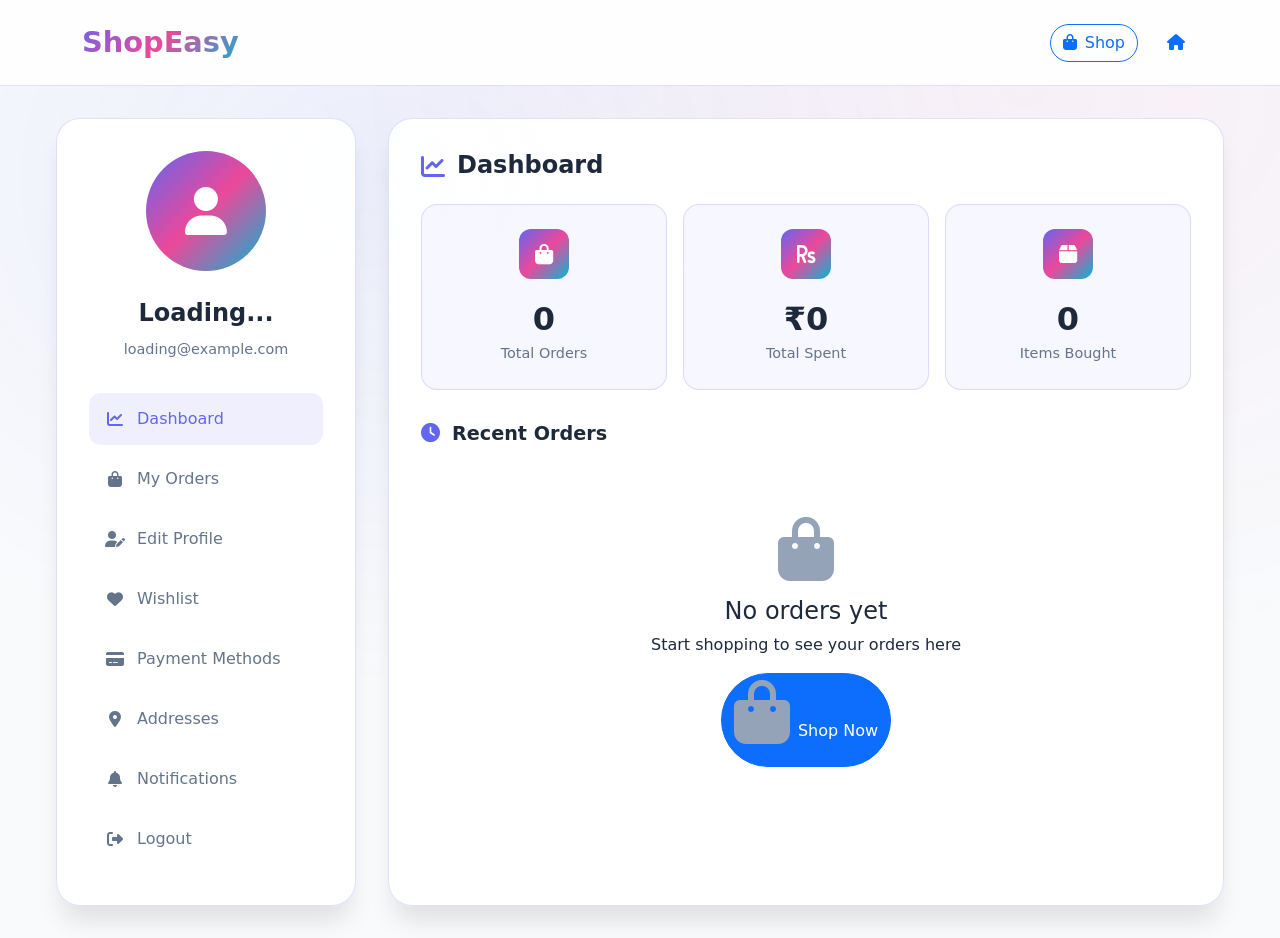
<file: shop/templates/profile.html>
<!DOCTYPE html>
<html lang="en">
<head>
  <meta charset="UTF-8">
  <meta name="viewport" content="width=device-width, initial-scale=1.0">
  <title>My Profile - ShopEasy</title>
  <link href="https://cdn.jsdelivr.net/npm/bootstrap@5.3.0/dist/css/bootstrap.min.css" rel="stylesheet">
  <link rel="stylesheet" href="https://cdnjs.cloudflare.com/ajax/libs/font-awesome/6.4.0/css/all.min.css">
  <style>
    :root {
      --primary: #6366f1;
      --primary-light: #818cf8;
      --secondary: #ec4899;
      --accent: #06b6d4;
      --success: #22c55e;
      --warning: #f59e0b;
      --bg-primary: #f8fafc;
      --bg-secondary: #ffffff;
      --bg-card: rgba(255, 255, 255, 0.95);
      --text-primary: #1e293b;
      --text-secondary: #64748b;
      --text-muted: #94a3b8;
      --border: rgba(99, 102, 241, 0.2);
      --shadow: 0 4px 6px -1px rgba(0, 0, 0, 0.1);
      --shadow-lg: 0 20px 25px -5px rgba(0, 0, 0, 0.1);
      --gradient-mesh: linear-gradient(135deg, #6366f1 0%, #ec4899 50%, #06b6d4 100%);
    }

    * {
      margin: 0;
      padding: 0;
      box-sizing: border-box;
    }

    body {
      font-family: 'Segoe UI', system-ui, -apple-system, sans-serif;
      background: var(--bg-primary);
      color: var(--text-primary);
      min-height: 100vh;
    }

    body::before {
      content: '';
      position: fixed;
      inset: 0;
      z-index: -1;
      background: 
        radial-gradient(at 30% 20%, rgba(99, 102, 241, 0.08) 0%, transparent 50%),
        radial-gradient(at 80% 10%, rgba(236, 72, 153, 0.06) 0%, transparent 50%);
    }

    .navbar {
      background: rgba(255, 255, 255, 0.9) !important;
      backdrop-filter: blur(20px);
      border-bottom: 1px solid var(--border);
      padding: 1rem 0;
    }

    .navbar-brand {
      font-size: 1.8rem;
      font-weight: 800;
      background: var(--gradient-mesh);
      -webkit-background-clip: text;
      -webkit-text-fill-color: transparent;
      background-clip: text;
    }

    .profile-container {
      max-width: 1200px;
      margin: 2rem auto;
      padding: 0 1rem;
    }

    .profile-grid {
      display: grid;
      grid-template-columns: 300px 1fr;
      gap: 2rem;
    }

    @media (max-width: 768px) {
      .profile-grid {
        grid-template-columns: 1fr;
      }
    }

    .profile-sidebar {
      background: var(--bg-card);
      border-radius: 24px;
      padding: 2rem;
      box-shadow: var(--shadow-lg);
      border: 1px solid var(--border);
      height: fit-content;
    }

    .profile-avatar {
      width: 120px;
      height: 120px;
      border-radius: 50%;
      background: var(--gradient-mesh);
      display: flex;
      align-items: center;
      justify-content: center;
      margin: 0 auto 1.5rem;
      font-size: 3rem;
      color: white;
    }

    .profile-name {
      text-align: center;
      font-size: 1.5rem;
      font-weight: 700;
      margin-bottom: 0.5rem;
    }

    .profile-email {
      text-align: center;
      color: var(--text-secondary);
      font-size: 0.9rem;
      margin-bottom: 2rem;
    }

    .profile-menu {
      list-style: none;
      padding: 0;
      margin: 0;
    }

    .profile-menu li {
      margin-bottom: 0.5rem;
    }

    .profile-menu a {
      display: flex;
      align-items: center;
      gap: 0.75rem;
      padding: 0.875rem 1rem;
      border-radius: 12px;
      color: var(--text-secondary);
      text-decoration: none;
      transition: all 0.3s ease;
    }

    .profile-menu a:hover,
    .profile-menu a.active {
      background: rgba(99, 102, 241, 0.1);
      color: var(--primary);
    }

    .profile-menu i {
      width: 20px;
      text-align: center;
    }

    .profile-content {
      background: var(--bg-card);
      border-radius: 24px;
      padding: 2rem;
      box-shadow: var(--shadow-lg);
      border: 1px solid var(--border);
    }

    .section-title {
      font-size: 1.5rem;
      font-weight: 700;
      margin-bottom: 1.5rem;
      display: flex;
      align-items: center;
      gap: 0.75rem;
    }

    .section-title i {
      color: var(--primary);
    }

    .stats-grid {
      display: grid;
      grid-template-columns: repeat(3, 1fr);
      gap: 1rem;
      margin-bottom: 2rem;
    }

    @media (max-width: 576px) {
      .stats-grid {
        grid-template-columns: 1fr;
      }
    }

    .stat-card {
      background: rgba(99, 102, 241, 0.05);
      border-radius: 16px;
      padding: 1.5rem;
      text-align: center;
      border: 1px solid var(--border);
    }

    .stat-card-icon {
      width: 50px;
      height: 50px;
      background: var(--gradient-mesh);
      border-radius: 12px;
      display: flex;
      align-items: center;
      justify-content: center;
      margin: 0 auto 1rem;
      color: white;
      font-size: 1.3rem;
    }

    .stat-card-value {
      font-size: 2rem;
      font-weight: 800;
      color: var(--text-primary);
    }

    .stat-card-label {
      color: var(--text-secondary);
      font-size: 0.9rem;
    }

    .order-card {
      background: rgba(99, 102, 241, 0.03);
      border-radius: 16px;
      padding: 1.5rem;
      margin-bottom: 1rem;
      border: 1px solid var(--border);
    }

    .order-header {
      display: flex;
      justify-content: space-between;
      align-items: center;
      margin-bottom: 1rem;
      padding-bottom: 1rem;
      border-bottom: 1px solid var(--border);
    }

    .order-id {
      font-weight: 700;
      color: var(--primary);
    }

    .order-status {
      padding: 0.375rem 1rem;
      border-radius: 20px;
      font-size: 0.8rem;
      font-weight: 600;
    }

    .status-delivered {
      background: rgba(34, 197, 94, 0.1);
      color: var(--success);
    }

    .status-pending {
      background: rgba(245, 158, 11, 0.1);
      color: var(--warning);
    }

    .status-processing {
      background: rgba(99, 102, 241, 0.1);
      color: var(--primary);
    }

    .order-items {
      margin-bottom: 1rem;
    }

    .order-item {
      display: flex;
      justify-content: space-between;
      align-items: center;
      padding: 0.5rem 0;
    }

    .order-item-name {
      font-weight: 500;
    }

    .order-item-qty {
      color: var(--text-muted);
      font-size: 0.875rem;
    }

    .order-footer {
      display: flex;
      justify-content: space-between;
      align-items: center;
      padding-top: 1rem;
      border-top: 1px solid var(--border);
    }

    .order-date {
      color: var(--text-muted);
      font-size: 0.875rem;
    }

    .order-total {
      font-size: 1.2rem;
      font-weight: 700;
      color: var(--text-primary);
    }

    .form-control {
      border: 2px solid rgba(99, 102, 241, 0.1);
      border-radius: 12px;
      padding: 0.875rem 1rem;
      font-size: 1rem;
      transition: all 0.3s ease;
      background: white;
    }

    .form-control:focus {
      border-color: var(--primary);
      box-shadow: 0 0 0 4px rgba(99, 102, 241, 0.1);
    }

    .form-label {
      font-weight: 600;
      color: var(--text-secondary);
      margin-bottom: 0.5rem;
    }

    .btn-save {
      background: var(--gradient-mesh);
      border: none;
      color: white;
      padding: 0.875rem 2rem;
      border-radius: 12px;
      font-weight: 600;
      transition: all 0.3s ease;
    }

    .btn-save:hover {
      transform: translateY(-2px);
      box-shadow: 0 10px 25px rgba(99, 102, 241, 0.3);
    }

    .empty-orders {
      text-align: center;
      padding: 3rem 2rem;
    }

    .empty-orders i {
      font-size: 4rem;
      color: var(--text-muted);
      margin-bottom: 1rem;
    }

    .toast-container {
      position: fixed;
      top: 20px;
      right: 20px;
      z-index: 9999;
    }

    .toast {
      background: var(--bg-card);
      backdrop-filter: blur(10px);
      border: 1px solid var(--border);
      border-radius: 16px;
      padding: 1rem 1.5rem;
      box-shadow: var(--shadow-lg);
      animation: slideIn 0.3s ease;
    }

    @keyframes slideIn {
      from {
        transform: translateX(100%);
        opacity: 0;
      }
      to {
        transform: translateX(0);
        opacity: 1;
      }
    }

    .hidden {
      display: none !important;
    }
  </style>
</head>
<body>
  <!-- Navigation -->
  <nav class="navbar navbar-expand-lg">
    <div class="container">
      <a class="navbar-brand" href="/">ShopEasy</a>
      <div class="d-flex align-items-center gap-3">
        <a href="/shop/" class="btn btn-outline-primary rounded-pill">
          <i class="fas fa-shopping-bag me-2"></i>Shop
        </a>
        <a href="/" class="btn btn-link text-decoration-none">
          <i class="fas fa-home"></i>
        </a>
      </div>
    </div>
  </nav>

  <div class="profile-container">
    <div class="profile-grid">
      <!-- Sidebar -->
      <div class="profile-sidebar">
        <div class="profile-avatar" id="userAvatar">
          <i class="fas fa-user"></i>
        </div>
        <div class="profile-name" id="userName">Loading...</div>
        <div class="profile-email" id="userEmail">loading@example.com</div>
        
        <ul class="profile-menu">
          <li>
            <a href="#" class="active" data-tab="dashboard">
              <i class="fas fa-chart-line"></i>
              Dashboard
            </a>
          </li>
          <li>
            <a href="#" data-tab="orders">
              <i class="fas fa-shopping-bag"></i>
              My Orders
            </a>
          </li>
          <li>
            <a href="#" data-tab="profile">
              <i class="fas fa-user-edit"></i>
              Edit Profile
            </a>
          </li>
          <li>
            <a href="#" data-tab="wishlist">
              <i class="fas fa-heart"></i>
              Wishlist
            </a>
          </li>
          <li>
            <a href="#" data-tab="payments">
              <i class="fas fa-credit-card"></i>
              Payment Methods
            </a>
          </li>
          <li>
            <a href="#" data-tab="addresses">
              <i class="fas fa-map-marker-alt"></i>
              Addresses
            </a>
          </li>
          <li>
            <a href="#" data-tab="notifications">
              <i class="fas fa-bell"></i>
              Notifications
            </a>
          </li>
          <li>
            <a href="#" onclick="logout()">
              <i class="fas fa-sign-out-alt"></i>
              Logout
            </a>
          </li>
        </ul>
      </div>

      <!-- Content -->
      <div class="profile-content">
        <!-- Dashboard Tab -->
        <div id="dashboardTab" class="tab-content">
          <h2 class="section-title">
            <i class="fas fa-chart-line"></i>
            Dashboard
          </h2>
          <div class="stats-grid">
            <div class="stat-card">
              <div class="stat-card-icon">
                <i class="fas fa-shopping-bag"></i>
              </div>
              <div class="stat-card-value" id="totalOrders">0</div>
              <div class="stat-card-label">Total Orders</div>
            </div>
            <div class="stat-card">
              <div class="stat-card-icon">
                <i class="fas fa-rupee-sign"></i>
              </div>
              <div class="stat-card-value" id="totalSpent">₹0</div>
              <div class="stat-card-label">Total Spent</div>
            </div>
            <div class="stat-card">
              <div class="stat-card-icon">
                <i class="fas fa-box"></i>
              </div>
              <div class="stat-card-value" id="itemsBought">0</div>
              <div class="stat-card-label">Items Bought</div>
            </div>
          </div>
          
          <h3 class="section-title" style="font-size: 1.2rem; margin-top: 2rem;">
            <i class="fas fa-clock"></i>
            Recent Orders
          </h3>
          <div id="recentOrders">
            <div class="empty-orders">
              <i class="fas fa-shopping-bag"></i>
              <h4>No orders yet</h4>
              <p>Start shopping to see your orders here</p>
              <a href="/shop/" class="btn btn-primary rounded-pill">
                <i class="fas fa-shopping-bag me-2"></i>Shop Now
              </a>
            </div>
          </div>
        </div>

        <!-- Orders Tab -->
        <div id="ordersTab" class="tab-content hidden">
          <h2 class="section-title">
            <i class="fas fa-shopping-bag"></i>
            My Orders
          </h2>
          <div id="allOrders">
            <div class="empty-orders">
              <i class="fas fa-shopping-bag"></i>
              <h4>No orders yet</h4>
              <p>You haven't placed any orders yet</p>
              <a href="/shop/" class="btn btn-primary rounded-pill">
                <i class="fas fa-shopping-bag me-2"></i>Start Shopping
              </a>
            </div>
          </div>
        </div>

        <!-- Edit Profile Tab -->
        <div id="profileTab" class="tab-content hidden">
          <h2 class="section-title">
            <i class="fas fa-user-edit"></i>
            Edit Profile
          </h2>
          <form id="profileForm">
            <div class="row g-3">
              <div class="col-md-6">
                <label class="form-label">Full Name</label>
                <input type="text" class="form-control" id="editName" required>
              </div>
              <div class="col-md-6">
                <label class="form-label">Phone Number</label>
                <input type="tel" class="form-control" id="editPhone">
              </div>
              <div class="col-12">
                <label class="form-label">Email Address</label>
                <input type="email" class="form-control" id="editEmail" required disabled>
                <small class="text-muted">Email cannot be changed</small>
              </div>
            </div>
            <button type="submit" class="btn btn-save mt-4">
              <i class="fas fa-save me-2"></i>Save Changes
            </button>
          </form>
        </div>

        <!-- Wishlist Tab -->
        <div id="wishlistTab" class="tab-content hidden">
          <h2 class="section-title">
            <i class="fas fa-heart"></i>
            My Wishlist
          </h2>
          <div id="wishlistItems">
            <div class="empty-orders">
              <i class="fas fa-heart"></i>
              <h4>No items in wishlist</h4>
              <p>Save your favorite products for later</p>
              <a href="/shop/" class="btn btn-primary rounded-pill">
                <i class="fas fa-shopping-bag me-2"></i>Browse Products
              </a>
            </div>
          </div>
        </div>

        <!-- Payment Methods Tab -->
        <div id="paymentsTab" class="tab-content hidden">
          <h2 class="section-title">
            <i class="fas fa-credit-card"></i>
            Payment Methods
          </h2>
          <div id="paymentMethods">
            <div class="order-card">
              <div class="d-flex justify-content-between align-items-start mb-3">
                <div class="d-flex align-items-center">
                  <i class="fas fa-credit-card fa-2x text-primary me-3"></i>
                  <div>
                    <h5 class="mb-1">Credit Card ending in 4242</h5>
                    <p class="text-muted mb-0">Expires 12/2024</p>
                  </div>
                </div>
                <span class="badge bg-primary">Default</span>
              </div>
              <div class="d-flex gap-2">
                <button class="btn btn-sm btn-outline-primary">Edit</button>
                <button class="btn btn-sm btn-outline-danger">Remove</button>
              </div>
            </div>
            <div class="order-card">
              <div class="d-flex justify-content-between align-items-start mb-3">
                <div class="d-flex align-items-center">
                  <i class="fab fa-paypal fa-2x text-info me-3"></i>
                  <div>
                    <h5 class="mb-1">PayPal</h5>
                    <p class="text-muted mb-0">user@example.com</p>
                  </div>
                </div>
              </div>
              <div class="d-flex gap-2">
                <button class="btn btn-sm btn-outline-primary">Edit</button>
                <button class="btn btn-sm btn-outline-danger">Remove</button>
              </div>
            </div>
          </div>
          <button class="btn btn-primary rounded-pill mt-3">
            <i class="fas fa-plus me-2"></i>Add Payment Method
          </button>
        </div>

        <!-- Notifications Tab -->
        <div id="notificationsTab" class="tab-content hidden">
          <h2 class="section-title">
            <i class="fas fa-bell"></i>
            Notification Settings
          </h2>
          <div class="order-card">
            <h5 class="mb-4">Email Notifications</h5>
            <div class="form-check form-switch mb-3">
              <input class="form-check-input" type="checkbox" id="orderUpdates" checked>
              <label class="form-check-label" for="orderUpdates">
                Order Updates & Shipping
              </label>
            </div>
            <div class="form-check form-switch mb-3">
              <input class="form-check-input" type="checkbox" id="promotionalEmails" checked>
              <label class="form-check-label" for="promotionalEmails">
                Promotional Offers & Deals
              </label>
            </div>
            <div class="form-check form-switch mb-3">
              <input class="form-check-input" type="checkbox" id="wishlistAlerts" checked>
              <label class="form-check-label" for="wishlistAlerts">
                Wishlist Price Drops
              </label>
            </div>
          </div>
          <div class="order-card">
            <h5 class="mb-4">SMS Notifications</h5>
            <div class="form-check form-switch mb-3">
              <input class="form-check-input" type="checkbox" id="smsOrderUpdates">
              <label class="form-check-label" for="smsOrderUpdates">
                Order Updates
              </label>
            </div>
            <div class="form-check form-switch mb-3">
              <input class="form-check-input" type="checkbox" id="deliveryAlerts">
              <label class="form-check-label" for="deliveryAlerts">
                Delivery Alerts
              </label>
            </div>
          </div>
          <button class="btn btn-save mt-3">
            <i class="fas fa-save me-2"></i>Save Preferences
          </button>
        </div>

        <!-- Addresses Tab -->
        <div id="addressesTab" class="tab-content hidden">
          <h2 class="section-title">
            <i class="fas fa-map-marker-alt"></i>
            Saved Addresses
          </h2>
          <div id="savedAddresses">
            <div class="order-card">
              <div class="d-flex justify-content-between align-items-start mb-3">
                <div>
                  <h5 class="mb-1">Home</h5>
                  <p class="text-muted mb-0">123 Main Street, Mumbai, Maharashtra - 400001</p>
                </div>
                <span class="badge bg-success">Default</span>
              </div>
              <div class="d-flex gap-2">
                <button class="btn btn-sm btn-outline-primary">Edit</button>
                <button class="btn btn-sm btn-outline-danger">Delete</button>
              </div>
            </div>
          </div>
          <button class="btn btn-primary rounded-pill mt-3">
            <i class="fas fa-plus me-2"></i>Add New Address
          </button>
        </div>
      </div>
    </div>
  </div>

  <!-- Toast Container -->
  <div class="toast-container" id="toastContainer"></div>

  <script>
    const apiBaseUrl = 'http://127.0.0.1:8000/api';
    let currentUser = null;
    let orders = [];

    // Tab switching
    document.querySelectorAll('.profile-menu a[data-tab]').forEach(link => {
      link.addEventListener('click', (e) => {
        e.preventDefault();
        const tabName = link.dataset.tab;
        
        // Update active menu item
        document.querySelectorAll('.profile-menu a').forEach(l => l.classList.remove('active'));
        link.classList.add('active');
        
        // Show corresponding tab
        document.querySelectorAll('.tab-content').forEach(tab => tab.classList.add('hidden'));
        document.getElementById(tabName + 'Tab').classList.remove('hidden');
      });
    });

    // Load user data
    async function loadUserData() {
      try {
        const res = await fetch(`${apiBaseUrl}/auth-check/`);
        const data = await res.json();
        
        if (!data.authenticated) {
          window.location.href = '/auth/';
          return;
        }
        
        currentUser = data.user;
        const username = data.user.username || 'User';
        const email = data.user.email || 'user@example.com';
        
        document.getElementById('userName').textContent = username;
        document.getElementById('userEmail').textContent = email;
        
        // Update avatar with user's first letter
        const avatarElement = document.getElementById('userAvatar');
        const firstLetter = username.charAt(0).toUpperCase();
        avatarElement.innerHTML = `<span style="font-size: 3rem; font-weight: bold;">${firstLetter}</span>`;
        avatarElement.style.background = `linear-gradient(135deg, #6366f1 0%, #ec4899 50%, #06b6d4 100%)`;
        
        // Populate edit form
        document.getElementById('editName').value = username;
        document.getElementById('editEmail').value = email;
        
        // Load orders
        await loadOrders();
        
        // Load wishlist
        await loadWishlist();
      } catch (err) {
        console.error('Failed to load user data:', err);
        showToast('Error', 'Failed to load profile data', 'danger');
      }
    }

    // Load wishlist
    async function loadWishlist() {
      try {
        const wishlist = JSON.parse(localStorage.getItem('wishlist') || '[]');
        renderWishlist(wishlist);
      } catch (err) {
        console.error('Failed to load wishlist:', err);
      }
    }

    // Render wishlist
    function renderWishlist(wishlist) {
      const container = document.getElementById('wishlistItems');
      
      if (wishlist.length === 0) {
        container.innerHTML = `
          <div class="empty-orders">
            <i class="fas fa-heart"></i>
            <h4>No items in wishlist</h4>
            <p>Save your favorite products for later</p>
            <a href="/shop/" class="btn btn-primary rounded-pill">
              <i class="fas fa-shopping-bag me-2"></i>Browse Products
            </a>
          </div>
        `;
        return;
      }
      
      const wishlistHTML = wishlist.map(item => `
        <div class="order-card">
          <div class="d-flex align-items-center">
            <img src="${item.imageUrl || 'https://via.placeholder.com/80x80?text=Product'}" 
                 alt="${item.name}" 
                 class="rounded me-3" 
                 style="width: 80px; height: 80px; object-fit: cover;">
            <div class="flex-grow-1">
              <h6 class="mb-1">${item.name}</h6>
              <p class="text-muted mb-0">Rs${parseFloat(item.price || 0).toFixed(0)}</p>
            </div>
            <div class="d-flex gap-2">
              <button class="btn btn-sm btn-primary" onclick="addToCartFromWishlist(${item.id})">
                <i class="fas fa-shopping-cart"></i>
              </button>
              <button class="btn btn-sm btn-outline-danger" onclick="removeFromWishlist(${item.id})">
                <i class="fas fa-trash"></i>
              </button>
            </div>
          </div>
        </div>
      `).join('');
      
      container.innerHTML = wishlistHTML;
    }

    // Add to cart from wishlist
    function addToCartFromWishlist(productId) {
      // This would integrate with the main cart functionality
      window.location.href = `/shop/?add=${productId}`;
    }

    // Remove from wishlist
    function removeFromWishlist(productId) {
      let wishlist = JSON.parse(localStorage.getItem('wishlist') || '[]');
      wishlist = wishlist.filter(item => item.id !== productId);
      localStorage.setItem('wishlist', JSON.stringify(wishlist));
      loadWishlist();
      showToast('Removed', 'Item removed from wishlist', 'info');
    }

    // Load orders
    async function loadOrders() {
      try {
        const res = await fetch(`${apiBaseUrl}/orders/`);
        const data = await res.json();
        
        if (res.ok) {
          orders = data.orders || [];
          renderOrders();
          updateStats();
        } else {
          // Fallback to empty if no orders
          orders = [];
          renderOrders();
          updateStats();
        }
      } catch (err) {
        console.error('Failed to load orders:', err);
        orders = [];
        renderOrders();
        updateStats();
      }
    }

    // Render orders
    function renderOrders() {
      const recentOrdersContainer = document.getElementById('recentOrders');
      const allOrdersContainer = document.getElementById('allOrders');
      
      if (orders.length === 0) {
        return; // Keep empty state
      }
      
      const orderHTML = orders.map(order => `
        <div class="order-card">
          <div class="order-header">
            <span class="order-id">Order #${order.id || 'ORD001'}</span>
            <span class="order-status status-delivered">Delivered</span>
          </div>
          <div class="order-items">
            ${order.items ? order.items.map(item => `
              <div class="order-item">
                <span class="order-item-name">${item.name}</span>
                <span class="order-item-qty">Qty: ${item.quantity}</span>
              </div>
            `).join('') : '<div class="order-item"><span>Product details not available</span></div>'}
          </div>
          <div class="order-footer">
            <span class="order-date">${new Date(order.date || Date.now()).toLocaleDateString()}</span>
            <span class="order-total">₹${(order.total || 0).toFixed(2)}</span>
          </div>
        </div>
      `).join('');
      
      recentOrdersContainer.innerHTML = orderHTML;
      allOrdersContainer.innerHTML = orderHTML;
    }

    // Update stats
    function updateStats() {
      document.getElementById('totalOrders').textContent = orders.length;
      
      const totalSpent = orders.reduce((sum, order) => sum + (order.total || 0), 0);
      document.getElementById('totalSpent').textContent = `₹${totalSpent.toFixed(0)}`;
      
      const itemsBought = orders.reduce((sum, order) => {
        return sum + (order.items ? order.items.reduce((s, item) => s + (item.quantity || 0), 0) : 0);
      }, 0);
      document.getElementById('itemsBought').textContent = itemsBought;
    }

    // Profile form submission
    document.getElementById('profileForm').addEventListener('submit', async (e) => {
      e.preventDefault();
      
      const name = document.getElementById('editName').value;
      const phone = document.getElementById('editPhone').value;
      
      try {
        // In real implementation, send to API
        // const res = await fetch(`${apiBaseUrl}/profile/update/`, {
        //   method: 'POST',
        //   headers: { 'Content-Type': 'application/json' },
        //   body: JSON.stringify({ name, phone })
        // });
        
        // Mock save for now
        document.getElementById('userName').textContent = name;
        
        // Update avatar if name changed
        const avatarElement = document.getElementById('userAvatar');
        const firstLetter = name.charAt(0).toUpperCase();
        avatarElement.innerHTML = `<span style="font-size: 3rem; font-weight: bold;">${firstLetter}</span>`;
        
        showToast('Success', 'Profile updated successfully', 'success');
      } catch (err) {
        showToast('Error', 'Failed to update profile', 'danger');
      }
    });

    // Notification settings save
    document.addEventListener('DOMContentLoaded', function() {
      // Find the save preferences button in notifications tab
      const saveNotificationsBtn = document.querySelector('#notificationsTab .btn-save');
      if (saveNotificationsBtn) {
        saveNotificationsBtn.addEventListener('click', function() {
          const settings = {
            orderUpdates: document.getElementById('orderUpdates').checked,
            promotionalEmails: document.getElementById('promotionalEmails').checked,
            wishlistAlerts: document.getElementById('wishlistAlerts').checked,
            smsOrderUpdates: document.getElementById('smsOrderUpdates').checked,
            deliveryAlerts: document.getElementById('deliveryAlerts').checked
          };
          
          // Save to localStorage (in real app, send to backend)
          localStorage.setItem('notificationSettings', JSON.stringify(settings));
          showToast('Success', 'Notification preferences saved', 'success');
        });
      }
      
      // Load notification settings
      const savedSettings = JSON.parse(localStorage.getItem('notificationSettings') || '{}');
      Object.keys(savedSettings).forEach(key => {
        const checkbox = document.getElementById(key);
        if (checkbox) {
          checkbox.checked = savedSettings[key];
        }
      });
    });

    // Logout
    async function logout() {
      try {
        await fetch(`${apiBaseUrl}/logout/`, { method: 'POST' });
        localStorage.removeItem('cart');
        window.location.href = '/';
      } catch (err) {
        showToast('Error', 'Failed to logout', 'danger');
      }
    }

    // Toast notification
    function showToast(title, message, type = 'info') {
      const container = document.getElementById('toastContainer');
      const toast = document.createElement('div');
      toast.className = 'toast';
      toast.innerHTML = `
        <div class="d-flex align-items-center">
          <i class="fas fa-${type === 'success' ? 'check-circle text-success' : type === 'danger' ? 'exclamation-circle text-danger' : 'info-circle text-info'} me-2"></i>
          <div>
            <strong>${title}</strong>
            <p class="mb-0" style="font-size: 0.875rem; color: var(--text-secondary);">${message}</p>
          </div>
        </div>
      `;
      container.appendChild(toast);
      
      setTimeout(() => {
        toast.style.opacity = '0';
        toast.style.transform = 'translateX(100%)';
        setTimeout(() => toast.remove(), 300);
      }, 4000);
    }

    // Initialize
    document.addEventListener('DOMContentLoaded', loadUserData);
  </script>
</body>
</html>
</file>
